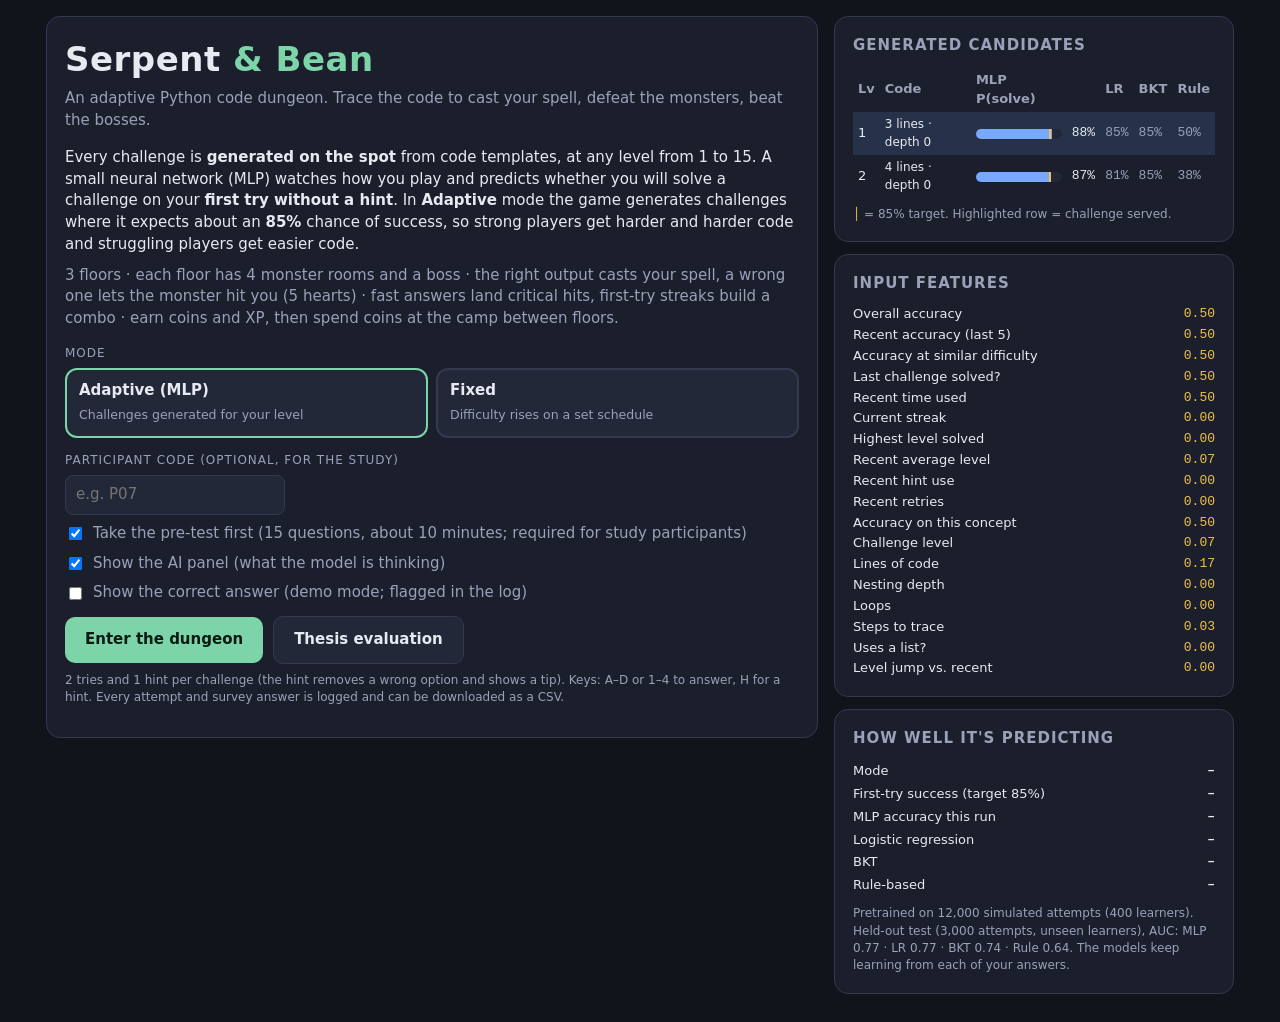
<file: index.html>
<!doctype html>
<html lang="en">
<head>
<meta charset="utf-8">
<meta name="viewport" content="width=device-width, initial-scale=1">
<title>Serpent &amp; Bean</title>
<style>
  :root{
    --bg:#12141c; --panel:#1b1f2b; --panel2:#232839; --line:#33394f;
    --text:#e8eaf2; --muted:#9aa1b8; --accent:#7cd4a8; --accent2:#f2c14e;
    --bad:#ef6f6c; --blue:#79a8ff; --code:#0f1118;
  }
  *{box-sizing:border-box}
  html,body{margin:0;height:100%}
  body{background:var(--bg);color:var(--text);font:15px/1.45 system-ui,-apple-system,"Segoe UI",Roboto,sans-serif;}
  button{font:inherit;cursor:pointer}
  .wrap{max-width:1220px;margin:0 auto;padding:16px;display:flex;gap:16px;align-items:flex-start}
  .wrap.wide .side{display:none}
  .main{flex:1;min-width:0}
  .side{width:400px;flex-shrink:0}
  .card{background:var(--panel);border:1px solid var(--line);border-radius:14px;padding:18px}
  h1{font-size:34px;margin:0 0 4px;letter-spacing:.5px}
  h1 span{color:var(--accent)}
  h2{font-size:15px;margin:0 0 10px;color:var(--muted);text-transform:uppercase;letter-spacing:1px}
  h3{font-size:16px;margin:22px 0 8px}
  .muted{color:var(--muted)}
  .btn{background:var(--accent);color:#0c1a13;border:0;border-radius:10px;padding:12px 20px;font-weight:700}
  .btn:hover{filter:brightness(1.08)}
  .btn:disabled{opacity:.45;cursor:default;filter:none}
  .btn.ghost{background:var(--panel2);color:var(--text);border:1px solid var(--line)}
  .btn.small{padding:7px 12px;font-size:13px}
  .hidden{display:none!important}
  .label{font-size:12px;color:var(--muted);text-transform:uppercase;letter-spacing:1px;margin:14px 0 6px}
  .seg{display:flex;gap:8px;flex-wrap:wrap}
  .seg button{flex:1;min-width:120px;background:var(--panel2);border:2px solid var(--line);border-radius:12px;padding:10px 12px;text-align:left;color:var(--text)}
  .seg button.sel{border-color:var(--accent)}
  .seg button b{display:block;margin-bottom:2px}
  .seg button small{color:var(--muted)}
  .seg.tabs button{flex:0 0 auto;min-width:0;padding:6px 12px;font-size:13px}
  label.chk{display:flex;gap:8px;align-items:center;margin:8px 0;color:var(--muted)}
  /* HUD */
  .hud{display:flex;justify-content:space-between;align-items:center;margin-bottom:10px;flex-wrap:wrap;gap:8px}
  .pill{background:var(--panel2);border:1px solid var(--line);border-radius:999px;padding:4px 12px;font-size:13px}
  .pill b{color:var(--accent2)}
  .lang{font:700 11px system-ui,sans-serif;padding:1px 7px;border-radius:5px;letter-spacing:.3px;white-space:nowrap}
  .lang.py{background:#25406b;color:#cfe0ff}
  .lang.java{background:#6b3d22;color:#ffdcc4}
  .spec{font:600 10px system-ui,sans-serif;color:var(--accent2);border:1px solid #6b5a2a;border-radius:5px;padding:0 5px;margin-left:4px;white-space:nowrap}
  .floor{position:absolute;left:0;right:0;bottom:0;height:30px;background:repeating-linear-gradient(90deg,#2a3045 0 38px,#252a3d 38px 40px)}
  .wallbricks{position:absolute;inset:0 0 30px 0;opacity:.35;background:
    repeating-linear-gradient(0deg,transparent 0 22px,#2c3248 22px 24px),
    repeating-linear-gradient(90deg,transparent 0 46px,#2c3248 46px 48px)}
  @keyframes bob{to{transform:translateY(-3px)}}
  .scene.shake{animation:shake .35s}
  @keyframes shake{25%{transform:translateX(-6px)}50%{transform:translateX(6px)}75%{transform:translateX(-3px)}}
  .toast.show{opacity:1}
  .timer{height:8px;background:var(--panel2);border-radius:99px;overflow:hidden;margin:6px 0 12px}
  .timer i{display:block;height:100%;background:var(--accent);width:100%}
  .qrow{display:flex;justify-content:space-between;align-items:center;gap:10px;flex-wrap:wrap}
  .q{font-weight:600}
  pre.code{background:var(--code);border:1px solid var(--line);border-radius:10px;padding:14px 16px;margin:0 0 12px;
    font:15px/1.5 ui-monospace,"Cascadia Code",Consolas,monospace;overflow-x:auto;white-space:pre}
  .kw{color:#c792ea}.num{color:#f78c6c}.str{color:#c3e88d}.fn{color:#82aaff}.ty{color:#ffcb6b}
  .tip{background:#2a2a1c;border:1px solid #5d5530;color:#f3e3a3;border-radius:10px;padding:10px 12px;margin:0 0 12px;font-size:14px}
  .opts{display:grid;grid-template-columns:1fr 1fr;gap:10px}
  .opt{background:var(--panel2);border:2px solid var(--line);color:var(--text);border-radius:10px;padding:12px;text-align:left;
    font:15px ui-monospace,Consolas,monospace}
  .opt:hover:not(:disabled){border-color:var(--blue)}
  .opt .k{display:inline-block;width:24px;height:24px;line-height:24px;text-align:center;border-radius:6px;background:var(--line);color:var(--text);font-weight:700;margin-right:10px;font-family:system-ui,sans-serif}
  .opt.reveal{border-color:var(--accent);border-style:dashed}
  .opt.reveal::after{content:"✓ answer";float:right;color:var(--accent);font:600 12px system-ui,sans-serif;margin-top:4px}
  .opt.gone{opacity:.3;text-decoration:line-through}
  .pill.toggle{cursor:pointer;user-select:none;display:flex;gap:6px;align-items:center}
  .pill.toggle input{margin:0}
  .opt.right{border-color:var(--accent);background:#1d3a2e}
  .opt.wrong{border-color:var(--bad);background:#3a1f22}
  .opt:disabled{cursor:default}
  /* side panel */
  .side .card{margin-bottom:12px}
  table{width:100%;border-collapse:collapse;font-size:13px}
  td,th{padding:4px 5px;text-align:left;vertical-align:middle}
  th{color:var(--muted);font-weight:600}
  tr.chosen td{background:#26324a}
  .bar{position:relative;height:10px;background:var(--panel2);border-radius:5px;overflow:hidden;min-width:60px}
  .bar i{position:absolute;left:0;top:0;bottom:0;background:var(--blue)}
  .bar .tgt{position:absolute;top:-2px;bottom:-2px;width:2px;background:var(--accent2)}
  .mono{font-family:ui-monospace,Consolas,monospace}
  .feat{display:grid;grid-template-columns:1fr auto;gap:2px 10px;font-size:13px}
  .feat span:nth-child(even){font-family:monospace;color:var(--accent2)}
  .metric{display:flex;justify-content:space-between;font-size:13px;padding:2px 0}
  .metric b{font-family:monospace}
  .note{font-size:12px;color:var(--muted);margin-top:8px}
  .stats{display:grid;grid-template-columns:repeat(3,1fr);gap:10px;margin:14px 0}
  .stats.four{grid-template-columns:repeat(4,1fr)}
  .stat{background:var(--panel2);border-radius:10px;padding:10px;text-align:center;font-size:13px}
  .stat b{display:block;font-size:22px;color:var(--accent2)}
  .row{display:flex;gap:10px;flex-wrap:wrap;margin-top:12px;align-items:center}
  /* evaluation */
  .tscroll{overflow-x:auto}
  table.ev{font-size:14px;margin:4px 0}
  table.ev th,table.ev td{padding:7px 10px;border-bottom:1px solid var(--line);white-space:nowrap}
  table.ev td.n{font-family:ui-monospace,Consolas,monospace;text-align:right}
  table.ev th.n{text-align:right}
  table.ev td.best{color:var(--accent);font-weight:700}
  .cross{color:var(--accent2)}
  .box{background:var(--panel2);border:1px solid var(--line);border-radius:10px;padding:12px 14px;font-size:14px;margin-top:8px}
  @media (max-width:960px){.wrap{flex-direction:column}.side{width:100%}}
  @media (max-width:560px){.opts{grid-template-columns:1fr}h1{font-size:26px}.stats,.stats.four{grid-template-columns:1fr 1fr}.wrap{padding:10px}}
  .hearts{color:var(--bad);letter-spacing:2px}
  .modal{position:fixed;inset:0;background:rgba(5,7,12,.72);display:flex;align-items:center;justify-content:center;z-index:50;padding:16px}
  .modal .card{max-width:520px;width:100%}
  .rates{display:grid;grid-template-columns:repeat(5,1fr);gap:8px;margin-top:12px}
  .rate{background:var(--panel2);border:2px solid var(--line);color:var(--text);border-radius:10px;padding:10px 4px;font-size:13px}
  .rate b{display:block;font-size:20px;color:var(--accent2)}
  .rate:hover{border-color:var(--accent)}
  input.txt{background:var(--panel2);border:1px solid var(--line);color:var(--text);border-radius:8px;padding:8px 10px;font:inherit;width:220px}

  /* ===== battle scene ===== */
  .scene{position:relative;height:230px;border-radius:12px;overflow:hidden;margin-bottom:12px;
    background:radial-gradient(ellipse at 50% 120%,#2b2440 0%,transparent 60%),linear-gradient(#1a1e2e,#141724);border:1px solid var(--line)}
  .wallbricks,.floor{transition:background-position .9s ease}
  .scene.walking .wallbricks{background-position:-160px 0}
  .scene.walking .floor{background-position:-160px 0}
  .torch{position:absolute;top:58px;width:8px;height:22px;background:#5b4a3f;border-radius:2px}
  .torch::before{content:"";position:absolute;left:-6px;top:-18px;width:20px;height:22px;border-radius:50% 50% 45% 45%;
    background:radial-gradient(circle at 50% 70%,#ffe08a,#f29b4e 55%,transparent 70%);animation:flick .18s infinite alternate}
  @keyframes flick{to{transform:scale(1.08,.94);opacity:.85}}
  .hero{position:absolute;left:60px;bottom:28px;width:60px;transition:transform .2s}
  .scene.walking .hero{animation:bob .2s infinite alternate}
  @keyframes bob{to{transform:translateY(-4px)}}
  .hero.cast{animation:cast .35s}
  @keyframes cast{40%{transform:translate(6px,-8px) rotate(4deg)}}
  .hero.hurt{animation:hurt .5s}
  @keyframes hurt{20%{transform:translateX(-14px);filter:brightness(1.6) sepia(1) hue-rotate(-40deg) saturate(6)}60%{transform:translateX(-6px)}}
  .shieldfx{position:absolute;left:62px;bottom:40px;font-size:46px;opacity:0;pointer-events:none}
  .shieldfx.on{animation:shieldpop .9s}
  @keyframes shieldpop{20%{opacity:1;transform:scale(1.2)}80%{opacity:.9}100%{opacity:0;transform:scale(1.4)}}
  .enemy{position:absolute;right:56px;bottom:26px;width:110px;transition:transform .45s ease,opacity .45s}
  .enemy.boss{width:118px;right:46px}
  .enemy.out{transform:translateX(200px);opacity:0}
  .enemy .ebody{animation:idle 1.1s infinite alternate ease-in-out}
  .enemy .ebody svg{display:block;width:100%}
  @keyframes idle{to{transform:translateY(-5px) scaleY(1.03)}}
  .enemy.hurt .ebody{animation:ehurt .4s}
  @keyframes ehurt{30%{transform:translateX(12px);filter:brightness(2.4) saturate(.2)}}
  .enemy.angry .ebody{animation:angry .5s;filter:drop-shadow(0 0 10px #ef6f6c)}
  @keyframes angry{20%,60%{transform:translateX(-5px)}40%,80%{transform:translateX(5px)}}
  .enemy.attack{animation:lunge .6s}
  @keyframes lunge{35%{transform:translateX(-190px) scale(1.08)}55%{transform:translateX(-180px)}}
  .enemy.die{transform:scale(.2) rotate(25deg) translateY(40px);opacity:0;transition:transform .5s ease-in,opacity .5s}
  .ename{text-align:center;font:700 12px system-ui,sans-serif;color:#f3d9dc;white-space:nowrap;margin-bottom:3px;text-shadow:0 1px 0 #000}
  .ename small{color:var(--accent2);margin-left:4px}
  .ehp{display:flex;gap:4px;justify-content:center;margin-bottom:5px;min-height:8px}
  .ehp i{width:22px;height:8px;border-radius:3px;background:#3a2a2e;border:1px solid #6b3a40}
  .ehp i.on{background:var(--bad)}
  .map{position:absolute;left:50%;top:10px;transform:translateX(-50%);display:flex;gap:6px;align-items:center;font-size:11px;color:var(--muted)}
  .map i{width:12px;height:12px;border-radius:50%;background:#2a3045;border:2px solid #3a4260;display:inline-block}
  .map i.done{background:var(--accent);border-color:var(--accent)}
  .map i.fail{background:var(--bad);border-color:var(--bad)}
  .map i.cur{border-color:var(--accent2);box-shadow:0 0 8px var(--accent2)}
  .map i.skull{width:auto;height:auto;border:0;background:none;font-style:normal;font-size:14px;filter:grayscale(1);opacity:.6}
  .map i.skull.cur{filter:none;opacity:1;box-shadow:none}
  .map i.skull.done{filter:none;opacity:1;background:none}
  .map b{color:var(--text);margin-right:4px}
  .rankbox{position:absolute;right:12px;top:10px;font:700 11px system-ui,sans-serif;color:var(--accent2);text-align:right}
  .xp{width:110px;height:6px;background:#2a3045;border-radius:4px;overflow:hidden;margin-top:3px}
  .xp i{display:block;height:100%;width:0;background:var(--accent2);transition:width .6s}
  .combo{position:absolute;left:14px;top:32px;font:800 15px system-ui,sans-serif;color:#ffb347;text-shadow:0 0 10px #ff6a00;opacity:0;transition:opacity .2s}
  .combo.on{opacity:1}
  .combo.pop{animation:pop .35s}
  @keyframes pop{50%{transform:scale(1.35)}}
  .lives{position:absolute;left:14px;top:10px;font-size:13px;color:var(--muted)}
  .toast{position:absolute;left:50%;top:40px;transform:translateX(-50%);font-weight:800;font-size:18px;opacity:0;transition:opacity .2s;white-space:nowrap;text-shadow:0 2px 0 #000}
  .toast.show{opacity:1}
  .fx{position:absolute;inset:0;pointer-events:none}
  .bolt{position:absolute;left:110px;bottom:75px;width:26px;height:12px;border-radius:50%;
    background:radial-gradient(circle,#fff,#79a8ff 45%,transparent 70%);box-shadow:0 0 18px 6px #79a8ff88;transition:left .32s linear}
  .bolt.crit{background:radial-gradient(circle,#fff,#f2c14e 45%,transparent 70%);box-shadow:0 0 22px 9px #f2c14e99;height:16px}
  .dmg{position:absolute;font:900 22px system-ui,sans-serif;color:#fff;text-shadow:0 2px 0 #000,0 0 8px #79a8ff;animation:rise 1s forwards}
  .dmg.crit{color:var(--accent2);font-size:28px;text-shadow:0 2px 0 #000,0 0 10px #f29b4e}
  .dmg.bad{color:var(--bad);text-shadow:0 2px 0 #000}
  .dmg.coin{color:#ffd96a;font-size:16px}
  @keyframes rise{from{transform:translateY(0);opacity:1}to{transform:translateY(-55px);opacity:0}}
  .scene.flashred::after{content:"";position:absolute;inset:0;background:#ef6f6c;animation:flash .45s forwards}
  @keyframes flash{from{opacity:.35}to{opacity:0}}
  .tlabel{display:flex;justify-content:space-between;font-size:12px;color:var(--muted);margin-top:6px}
  .tlabel b{font-family:ui-monospace,Consolas,monospace;color:var(--text)}
  .tlabel+.timer{margin-top:3px}
  .hearts{color:var(--bad);letter-spacing:2px}
  button.pill{color:var(--text);font:inherit}
  /* shop, banner, badges */
  .shopgrid{display:grid;grid-template-columns:repeat(3,1fr);gap:10px;margin-top:10px}
  .item{background:var(--panel2);border:2px solid var(--line);border-radius:12px;padding:12px 10px;text-align:center;color:var(--text)}
  .item .ic{font-size:30px;display:block}
  .item b{display:block;margin:4px 0 2px}
  .item small{display:block;color:var(--muted);font-size:12px;min-height:32px}
  .item .price{display:block;margin-top:6px;color:#ffd96a;font-weight:700}
  .item:hover:not(:disabled){border-color:var(--accent2)}
  .item:disabled{opacity:.4;cursor:default}
  .item.bought{border-color:var(--accent)}
  .banner{position:fixed;left:50%;top:22%;transform:translateX(-50%);z-index:60;background:linear-gradient(#3a2f12,#251e0c);border:2px solid var(--accent2);
    color:var(--accent2);font:900 26px system-ui,sans-serif;padding:16px 30px;border-radius:14px;text-align:center;box-shadow:0 10px 40px #000a;animation:bannerin .4s}
  .banner small{display:block;font:600 14px system-ui,sans-serif;color:var(--text);margin-top:4px}
  @keyframes bannerin{from{transform:translate(-50%,-20px) scale(.8);opacity:0}}
  .badges{display:flex;flex-wrap:wrap;gap:8px}
  .badge{background:var(--panel2);border:1px solid var(--line);border-radius:10px;padding:8px 10px;font-size:13px;display:flex;gap:8px;align-items:center}
  .badge.locked{opacity:.35;filter:grayscale(1)}
  .badge .bi{font-size:22px}
  .badge small{display:block;color:var(--muted);font-size:11px}
  @media (max-width:560px){.scene{height:210px}.hero{left:24px;width:50px}.enemy{right:20px;width:90px}.enemy.boss{width:100px}.rankbox{display:none}.shopgrid{grid-template-columns:1fr}.bolt{left:70px}}

  /* pre-test */
  .popts{display:grid;grid-template-columns:1fr 1fr;gap:10px}
  .popt{background:var(--panel2);border:2px solid var(--line);color:var(--text);border-radius:10px;padding:12px;text-align:left;font:15px ui-monospace,Consolas,monospace}
  .popt:hover{border-color:var(--blue)}
  .popt .k{display:inline-block;width:24px;height:24px;line-height:24px;text-align:center;border-radius:6px;background:var(--line);color:var(--text);font-weight:700;margin-right:10px;font-family:system-ui,sans-serif}
  #preBar{background:var(--blue)}
  .stats.four2{grid-template-columns:repeat(4,1fr)}
  @media (max-width:560px){.popts{grid-template-columns:1fr}}

  .wrap.pre .side{display:none}
</style>

</head>
<body>
<div class="wrap" id="wrap">
  <div class="main">
    <!-- TITLE -->
    <div id="scrTitle" class="card">
      <h1 class="gameName"></h1>
      <div class="muted">An adaptive Python code dungeon. Trace the code to cast your spell, defeat the monsters, beat the bosses.</div>
      <p>Every challenge is <b>generated on the spot</b> from code templates, at any level from 1 to 15. A small neural network (MLP) watches how you play and predicts whether you will solve a challenge on your <b>first try without a hint</b>. In <b>Adaptive</b> mode the game generates challenges where it expects about an <b>85%</b> chance of success, so strong players get harder and harder code and struggling players get easier code.</p>
      <p class="muted" style="margin-top:-6px">3 floors · each floor has 4 monster rooms and a boss · the right output casts your spell, a wrong one lets the monster hit you (5 hearts) · fast answers land critical hits, first-try streaks build a combo · earn coins and XP, then spend coins at the camp between floors.</p>
      <div class="label">Mode</div>
      <div class="seg" id="segMode">
        <button class="sel" data-v="adaptive"><b>Adaptive (MLP)</b><small>Challenges generated for your level</small></button>
        <button data-v="fixed"><b>Fixed</b><small>Difficulty rises on a set schedule</small></button>
      </div>
      <div class="label">Participant code (optional, for the study)</div>
      <input class="txt" id="participant" placeholder="e.g. P07" maxlength="20">
      <label class="chk"><input type="checkbox" id="chkPretest" checked> Take the pre-test first (15 questions, about 10 minutes; required for study participants)</label>
      <label class="chk"><input type="checkbox" id="chkPanel" checked> Show the AI panel (what the model is thinking)</label>
      <label class="chk"><input type="checkbox" id="chkRevealTitle"> Show the correct answer (demo mode; flagged in the log)</label>
      <div class="row">
        <button class="btn" id="btnStart">Enter the dungeon</button>
        <button class="btn ghost" id="btnEval">Thesis evaluation</button>
      </div>
      <p class="note">2 tries and 1 hint per challenge (the hint removes a wrong option and shows a tip). Keys: A–D or 1–4 to answer, H for a hint. Every attempt and survey answer is logged and can be downloaded as a CSV.</p>
    </div>

    <!-- GAME -->
    <div id="scrGame" class="hidden">
      <div class="hud">
        <span class="pill" id="hudFloor"></span>
        <span class="pill" id="hudTopic"></span>
        <span class="pill hearts" id="hudHearts"></span>
        <span class="pill" id="hudShield" title="A shield blocks the next lost heart">🛡 <b id="hudShieldN">0</b></span>
        <span class="pill" title="Coins: spend them at the camp between floors">🪙 <b id="hudCoins">0</b></span>
        <span class="pill">Score <b id="hudScore">0</b></span>
        <button class="pill toggle" id="btnMute" title="Sound on/off">🔊</button>
        <label class="pill toggle"><input type="checkbox" id="chkReveal"> Show answer</label>
      </div>
      <div class="scene" id="scene">
        <div class="wallbricks"></div>
        <div class="torch" style="left:28%"></div><div class="torch" style="left:62%"></div>
        <div class="floor"></div>
        <div class="map" id="map"></div>
        <div class="rankbox"><span id="rankTxt">Rank 1</span><div class="xp"><i id="xpBar"></i></div></div>
        <div class="combo" id="combo"></div>
        <div class="lives" id="lives"></div>
        <svg class="hero" id="hero" viewBox="0 0 54 64" aria-hidden="true">
          <rect x="11" y="6" width="32" height="24" rx="6" fill="#7cd4a8"/>
          <rect x="17" y="13" width="7" height="7" rx="2" fill="#12141c"/>
          <rect x="30" y="13" width="7" height="7" rx="2" fill="#12141c"/>
          <rect x="25" y="0" width="4" height="7" fill="#7cd4a8"/><circle cx="27" cy="1" r="3" fill="#f2c14e"/>
          <rect x="14" y="32" width="26" height="20" rx="4" fill="#5aa886"/>
          <rect x="21" y="37" width="12" height="6" rx="2" fill="#f2c14e"/>
          <rect x="16" y="52" width="8" height="12" rx="2" fill="#4a8f72"/>
          <rect x="30" y="52" width="8" height="12" rx="2" fill="#4a8f72"/>
          <rect x="40" y="30" width="5" height="18" rx="2" fill="#f2c14e"/><circle cx="42.5" cy="29" r="4.5" fill="#79a8ff"/>
        </svg>
        <div class="shieldfx" id="shieldFx">🛡</div>
        <div class="enemy" id="enemy"><div class="ename" id="eName"></div><div class="ehp" id="eHp"></div><div class="ebody" id="eBody"></div></div>
        <div class="fx" id="fx"></div>
        <div class="toast" id="toast"></div>
      </div>
      <div class="card">
        <div class="qrow">
          <div class="q" id="qText">What does this Python code print?</div>
          <button class="btn ghost small" id="btnHint">💡 Hint (H)</button>
        </div>
        <div class="tlabel"><span id="tLabel">⚔ The enemy attacks in</span><b id="tSecs"></b></div>
        <div class="timer"><i id="timerBar"></i></div>
        <pre class="code" id="code"></pre>
        <div class="tip hidden" id="tip"></div>
        <div class="opts" id="opts"></div>
      </div>
    </div>

    <!-- PRE-TEST -->
    <div id="scrPre" class="card hidden">
      <h1>Pre-<span>test</span></h1>
      <div class="muted" id="preInfo"></div>
      <div class="timer"><i id="preBar"></i></div>
      <div class="q">What does this Python code print?</div>
      <pre class="code" id="preCode" style="margin-top:10px"></pre>
      <div class="popts" id="preOpts"></div>
      <div class="row"><button class="btn ghost small" id="btnPreSkip">I don't know (skip)</button></div>
      <p class="note">Every player gets the same 15 questions, one per level, from easy to hard. No hints and no score is shown. The game never sees these answers: they are only used later to check whether the game gave you the right difficulty.</p>
    </div>

    <!-- END -->
    <div id="scrEnd" class="card hidden">
      <h1 id="endTitle">Run <span>complete</span></h1>
      <div class="muted" id="endMode"></div>
      <div class="stats">
        <div class="stat"><b id="stScore">0</b>score</div>
        <div class="stat"><b id="stRate">0%</b>first-try success (target 85%)</div>
        <div class="stat"><b id="stLevel">0</b>highest level cleared</div>
      </div>
      <div class="stats">
        <div class="stat"><b id="stSolved">0%</b>solved with retries</div>
        <div class="stat"><b id="stHints">0</b>hints used</div>
        <div class="stat"><b id="stPre">–</b>pre-test score</div>
        <div class="stat"><b id="stSurvey">–</b>your difficulty rating (3 = just right)</div>
      </div>
      <div class="stats">
        <div class="stat"><b id="stRank">1</b>rank reached</div>
        <div class="stat"><b id="stKills">0</b>monsters defeated</div>
        <div class="stat"><b id="stCombo">0</b>best combo</div>
      </div>
      <div class="label">Badges</div>
      <div class="badges" id="badges"></div>
      <div class="label">Prediction accuracy this run</div>
      <div class="stats four">
        <div class="stat"><b id="stMlp">–</b>MLP</div>
        <div class="stat"><b id="stLr">–</b>Logistic regression</div>
        <div class="stat"><b id="stBkt">–</b>BKT</div>
        <div class="stat"><b id="stRule">–</b>Rule-based</div>
      </div>
      <div class="row">
        <button class="btn" id="btnAgain">Play again</button>
        <button class="btn ghost" id="btnCsv">Download this run (CSV)</button>
        <button class="btn ghost" id="btnCsvAll">Download all runs on this device (CSV)</button>
        <button class="btn ghost" id="btnEval2">Thesis evaluation</button>
      </div>
      <p class="note">A prediction counts as correct when the model's guess (P ≥ 0.5 → "will solve on the first try") matches what happened. One run is too short to judge the models; the thesis evaluates them on the full logged dataset.</p>
    </div>

    <!-- EVALUATION -->
    <div id="scrEval" class="card hidden">
      <h1>Thesis <span>evaluation</span></h1>
      <div class="muted">MLP vs. logistic regression vs. Bayesian Knowledge Tracing vs. a rule-based method, on generated Python challenges.</div>
      <div class="box">
        <b>Setup.</b> Simulated learners only (allowed for Thesis 1): 320 learners with different skill levels play 30 generated challenges each, under a mix of difficulty policies.
        Learners are split 80/20 into train and test. Every model gets the same features, the same split and the same metrics.
        Thesis 2 repeats these tests on real gameplay, plus a pre-test and the in-game difficulty survey to check that the difficulty matches each student.
      </div>
      <div class="row">
        <button class="btn" id="btnRunEval">Run evaluation</button>
        <button class="btn ghost" id="btnEvalBack">Back</button>
        <span class="muted" id="evalStatus"></span>
      </div>
      <div id="evalOut"></div>
    </div>
  </div>

  <!-- AI PANEL -->
  <div class="side" id="side">
    <div class="card">
      <h2>Generated candidates</h2>
      <table>
        <thead><tr><th>Lv</th><th>Code</th><th>MLP P(solve)</th><th></th><th title="Logistic regression">LR</th><th>BKT</th><th>Rule</th></tr></thead>
        <tbody id="predBody"></tbody>
      </table>
      <div class="note"><span style="color:var(--accent2)">│</span> = 85% target. Highlighted row = challenge served. <span id="whyNote"></span></div>
    </div>
    <div class="card">
      <h2>Input features</h2>
      <div class="feat" id="featBox"></div>
    </div>
    <div class="card">
      <h2>How well it's predicting</h2>
      <div id="metricBox"></div>
      <div class="note" id="pretrainNote"></div>
    </div>
  </div>
</div>

<!-- SURVEY -->
<div class="modal hidden" id="survey">
  <div class="card">
    <h2>Boss defeated! Floor <span id="surveyFloor"></span> cleared</h2>
    <p>How difficult were the challenges on this floor <b>for you</b>?</p>
    <div class="rates">
      <button class="rate" data-v="1"><b>1</b>Too easy</button>
      <button class="rate" data-v="2"><b>2</b>Easy</button>
      <button class="rate" data-v="3"><b>3</b>Just right</button>
      <button class="rate" data-v="4"><b>4</b>Hard</button>
      <button class="rate" data-v="5"><b>5</b>Too hard</button>
    </div>
    <p class="note">Your answer helps check whether the game matches each player's skill level.</p>
  </div>
</div>

<!-- CAMP / SHOP -->
<div class="modal hidden" id="shop">
  <div class="card">
    <h2>🔥 Camp before floor <span id="shopFloor"></span></h2>
    <p>You rest by the fire. A merchant offers supplies. You have <b>🪙 <span id="shopCoins"></span></b>.</p>
    <div class="shopgrid" id="shopGrid"></div>
    <div class="row"><button class="btn" id="btnShopGo">Descend to the next floor</button></div>
  </div>
</div>
<div class="banner hidden" id="banner"></div>

<script>
// ===== name (change here to rename the game everywhere) =====
const NAME=['Serpent ','&amp; Bean'];
const NAME_FULL='Serpent & Bean';
const NAME_SLUG='serpent_and_bean';
const LOG_KEY='serpent_log_v3';
// ==GEN START==
// ---------- utilities ----------
function mulberry32(a){return function(){a|=0;a=a+0x6D2B79F5|0;let t=Math.imul(a^a>>>15,1|a);t=t+Math.imul(t^t>>>7,61|t)^t;return((t^t>>>14)>>>0)/4294967296}}
let RNG=Math.random;
const rint=(a,b)=>a+Math.floor(RNG()*(b-a+1));
const pick=a=>a[Math.floor(RNG()*a.length)];
const chance=p=>RNG()<p;
function shuffle(a){for(let i=a.length-1;i>0;i--){const j=Math.floor(RNG()*(i+1));[a[i],a[j]]=[a[j],a[i]]}return a}
const MAX_D=15;

// ---------- difficulty settings: what a generated program may contain at each level ----------
// D1: assignments + arithmetic · D2: += -= *= · D3: if/else · D4: for loops · D5: elif, while, // and %
// D6: lists · D7: 'and' conditions · D8: nested loops · higher levels: longer programs, deeper nesting, more variables
function cfg(D){
  return{D,
    nVars:D<=2?2:D<=5?3:4,
    nStmts:D<=2?D+1:Math.min(5,2+Math.floor(D*0.25)),maxLines:Math.min(18,5+D),minLines:3+Math.floor(D*0.5),
    depthMax:D<=2?0:D<=4?1:D<=9?2:3,
    aug:D>=2, ifs:D>=3, fors:D>=4, elif:D>=5, whiles:D>=5, divmod:D>=5, lists:D>=6, and:D>=7, nested:D>=8,
    maxNum:D<=3?9:D<=7?12:20, maxIter:D<=5?4:D<=9?5:6,
    maxSteps:12+7*D};
}

// ---------- program generator: builds a small Python program as a tree, then prints it ----------
const VARNAMES=['x','y','z','n'];
function genProgram(D){
  const c=cfg(D),vars=VARNAMES.slice(0,c.nVars),useList=c.lists&&chance(0.7);
  const loopVars=['i','j','k'];
  const init=vars.map(v=>({t:'assign',v,e:{t:'num',v:rint(0,c.maxNum)}}));
  if(useList)init.push({t:'list',v:'nums',items:Array.from({length:rint(2,4)},()=>rint(1,9))});
  let loopDepth=0;
  function atom(scope){ // a variable (or loop variable) or a small number
    const pool=[...vars,...scope];
    if(chance(0.35))return{t:'num',v:rint(1,c.maxNum)};
    return{t:'var',v:pick(pool)};
  }
  function expr(scope){
    const r=RNG();
    if(useList&&r<0.15)return chance(0.5)?{t:'len',v:'nums'}:{t:'idx',v:'nums',i:{t:'num',v:0}};
    if(r<0.45)return atom(scope);
    const ops=['+','-'];if(c.D>=2)ops.push('*');if(c.divmod)ops.push('//','%');
    const op=pick(ops);
    if(op==='//'||op==='%')return{t:'bin',op,a:{t:'var',v:pick([...vars,...scope])},b:{t:'num',v:rint(2,5)}};
    if(op==='*')return{t:'bin',op,a:atom(scope),b:{t:'num',v:rint(2,3)}};
    const a=atom(scope);let b=atom(scope);
    if(a.t==='var'&&b.t==='var'&&a.v===b.v)b={t:'num',v:rint(1,c.maxNum)};
    return{t:'bin',op,a,b};
  }
  function cond(scope){
    const mk=()=>{const a=pick([...vars,...scope]);let b=chance(0.6)?{t:'num',v:rint(1,c.maxNum)}:{t:'var',v:pick(vars)};
      if(b.t==='var'&&b.v===a)b={t:'num',v:rint(1,c.maxNum)};
      return{t:'cmp',op:pick(['>','<','>=','<=','==','!=']),a:{t:'var',v:a},b};};
    if(c.and&&chance(0.4))return{t:'logic',op:pick(['and','or']),a:mk(),b:mk()};
    if(c.divmod&&chance(0.25))return{t:'cmp',op:'==',a:{t:'bin',op:'%',a:{t:'var',v:pick([...vars,...scope])},b:{t:'num',v:2}},b:{t:'num',v:pick([0,1])}};
    return mk();
  }
  function simple(scope){
    if(useList&&chance(0.25))return{t:'append',v:'nums',e:expr(scope)};
    if(c.aug&&chance(0.55)){const v=pick(vars),op=pick(c.D>=3?['+=','-=','*=']:['+=','-=']);
      let e=op==='*='?{t:'num',v:rint(2,3)}:expr(scope);
      if(JSON.stringify(e).includes('"v":"'+v+'"'))e={t:'num',v:rint(1,c.maxNum)};
      return{t:'aug',v,op,e};}
    const v=pick(vars);let e=expr(scope);
    if(e.t==='var'&&e.v===v)e={t:'bin',op:'+',a:e,b:{t:'num',v:rint(1,c.maxNum)}};
    return{t:'assign',v,e};
  }
  function block(depth,n,scope){
    const out=[];
    for(let s=0;s<n;s++){
      const canNest=depth<c.depthMax,r=RNG();
      if(canNest&&c.fors&&r<0.3&&(loopDepth===0||c.nested)){
        const lv=loopVars[loopDepth];loopDepth++;
        const it=rint(2,loopDepth>1?3:c.maxIter),start=chance(0.5)?0:rint(1,3),step=c.D>=6&&chance(0.3)?2:1;
        out.push({t:'for',v:lv,start,stop:start+it*step,step,body:block(depth+1,rint(1,2),[...scope,lv])});loopDepth--;
      }else if(canNest&&c.whiles&&loopDepth===0&&r<0.42){
        const v=pick(vars);loopDepth++;
        const body=block(depth+1,rint(0,1),scope).filter(st=>!(st.v===v));
        body.push({t:'aug',v,op:'+=',e:{t:'num',v:rint(1,4)}});
        out.push({t:'while',cond:{t:'cmp',op:pick(['<','<=']),a:{t:'var',v},b:{t:'num',v:rint(5,c.maxNum+10)}},body});loopDepth--;
      }else if(canNest&&c.ifs&&r<0.6){
        const st={t:'if',cond:cond(scope),body:block(depth+1,rint(1,2),scope),elifs:[],els:null};
        if(c.elif&&chance(0.35))st.elifs.push({cond:cond(scope),body:block(depth+1,1,scope)});
        if(chance(0.6))st.els=block(depth+1,1,scope);
        out.push(st);
      }else out.push(simple(scope));
    }
    return out;
  }
  const body=block(0,c.nStmts,[]);
  // what to print: a variable the program actually changes (the last one changed, most of the time)
  const changed=[];walk(body,s=>{if((s.t==='assign'||s.t==='aug')&&vars.includes(s.v))changed.push(s.v);});
  let printE;
  const r=RNG(),target=changed.length?(chance(0.7)?changed[changed.length-1]:pick(changed)):pick(vars);
  if(useList&&r<0.3)printE=pick([{t:'len',v:'nums'},{t:'sum',v:'nums'},{t:'idx',v:'nums',i:{t:'num',v:-1}}]);
  else if(useList&&r<0.4)printE={t:'var',v:'nums'};
  else if(c.D>=6&&r<0.55){let o=pick(vars.filter(v=>v!==target));printE={t:'pair',a:o,b:target};}
  else printE={t:'var',v:target};
  return{D,init,body,printE,useList,cfg:c};
}

// ---------- Python source code from the tree ----------
function exprSrc(e){
  switch(e.t){
    case'num':return String(e.v);
    case'var':return e.v;
    case'len':return`len(${e.v})`;
    case'sum':return`sum(${e.v})`;
    case'idx':return`${e.v}[${exprSrc(e.i)}]`;
    case'bin':{const pr=o=>o==='+'||o==='-'?1:2,P=pr(e.op);
      const L=e.a.t==='bin'&&pr(e.a.op)<P?`(${exprSrc(e.a)})`:exprSrc(e.a);
      const R=e.b.t==='bin'&&(pr(e.b.op)<P||(pr(e.b.op)===P&&e.op!=='+'&&e.op!=='*'))?`(${exprSrc(e.b)})`:exprSrc(e.b);
      return`${L} ${e.op} ${R}`;}
    case'cmp':return`${exprSrc(e.a)} ${e.op} ${exprSrc(e.b)}`;
    case'logic':return`${exprSrc(e.a)} ${e.op} ${exprSrc(e.b)}`;
    case'pair':return`${e.a}, ${e.b}`;
  }
}
function toSource(P){
  const L=[],ind=d=>'    '.repeat(d);
  const emit=(st,d)=>{
    switch(st.t){
      case'assign':L.push(ind(d)+`${st.v} = ${exprSrc(st.e)}`);break;
      case'list':L.push(ind(d)+`${st.v} = [${st.items.join(', ')}]`);break;
      case'aug':L.push(ind(d)+`${st.v} ${st.op} ${exprSrc(st.e)}`);break;
      case'append':L.push(ind(d)+`${st.v}.append(${exprSrc(st.e)})`);break;
      case'for':{const Sx=x=>typeof x==='number'?String(x):exprSrc(x),r=st.step!==1?`range(${Sx(st.start)}, ${Sx(st.stop)}, ${st.step})`:st.start!==0?`range(${Sx(st.start)}, ${Sx(st.stop)})`:`range(${Sx(st.stop)})`;
        L.push(ind(d)+`for ${st.v} in ${r}:`);st.body.forEach(s=>emit(s,d+1));break;}
      case'while':L.push(ind(d)+`while ${exprSrc(st.cond)}:`);st.body.forEach(s=>emit(s,d+1));break;
      case'if':L.push(ind(d)+`if ${exprSrc(st.cond)}:`);st.body.forEach(s=>emit(s,d+1));
        for(const el of st.elifs){L.push(ind(d)+`elif ${exprSrc(el.cond)}:`);el.body.forEach(s=>emit(s,d+1));}
        if(st.els){L.push(ind(d)+'else:');st.els.forEach(s=>emit(s,d+1));}break;
    }
  };
  P.init.forEach(s=>emit(s,0));P.body.forEach(s=>emit(s,0));
  L.push(`print(${exprSrc(P.printE)})`);
  return L.join('\n');
}

// ---------- interpreter (Python semantics for ints, // and %) ----------
// bug modes simulate common tracing mistakes; they produce the wrong answer options
class Halt extends Error{}
function run(P,bug){
  const env={},state={steps:0,flipped:false,augDone:false};
  const fdiv=(a,b)=>Math.floor(a/b),fmod=(a,b)=>a-b*Math.floor(a/b);
  const val=e=>{
    switch(e.t){
      case'num':return e.v;
      case'var':if(!(e.v in env))throw new Halt('undef');return env[e.v];
      case'len':return env[e.v].length;
      case'sum':return env[e.v].reduce((s,x)=>s+x,0);
      case'idx':{const L=env[e.v],i=val(e.i),k=i<0?L.length+i:i;if(k<0||k>=L.length)throw new Halt('index');return L[k];}
      case'bin':{const a=val(e.a),b=val(e.b);return e.op==='+'?a+b:e.op==='-'?a-b:e.op==='*'?a*b:e.op==='//'?fdiv(a,b):fmod(a,b);}
      case'cmp':{const a=val(e.a),b=val(e.b);let op=e.op;if(bug==='extra'&&e._loop&&op==='<')op='<=';
        return op==='>'?a>b:op==='<'?a<b:op==='>='?a>=b:op==='<='?a<=b:op==='=='?a===b:a!==b;}
      case'logic':{const a=val(e.a),b=val(e.b);return e.op==='and'?a&&b:a||b;}
    }
  };
  const chk=v=>{if(typeof v==='number'&&(Math.abs(v)>999||!Number.isInteger(v)))throw new Halt('big');return v;};
  const exec=(st)=>{
    if(++state.steps>400)throw new Halt('steps');
    switch(st.t){
      case'assign':env[st.v]=chk(val(st.e));break;
      case'list':env[st.v]=st.items.slice();break;
      case'aug':{if(!(st.v in env))throw new Halt('undef');const e=chk(val(st.e));
        if(bug==='aug'&&!state.augDone){state.augDone=true;env[st.v]=e;break;}
        env[st.v]=chk(st.op==='+='?env[st.v]+e:st.op==='-='?env[st.v]-e:env[st.v]*e);break;}
      case'append':env[st.v].push(chk(val(st.e)));if(env[st.v].length>10)throw new Halt('long');break;
      case'for':{const st0=typeof st.start==='number'?st.start:val(st.start),sp0=typeof st.stop==='number'?st.stop:val(st.stop),stop=bug==='extra'?sp0+st.step:sp0;
        for(let i=st0;i<stop;i+=st.step){env[st.v]=i;st.body.forEach(exec);state.steps++;}break;}
      case'while':{st.cond._loop=true;let n=0;while(val(st.cond)){if(++n>12)throw new Halt('while');st.body.forEach(exec);state.steps++;}break;}
      case'if':{let c=val(st.cond);if(bug==='flip'&&!state.flipped){state.flipped=true;c=!c;}
        if(c){st.body.forEach(exec);break;}
        for(const el of st.elifs)if(val(el.cond)){el.body.forEach(exec);return;}
        if(st.els)st.els.forEach(exec);break;}
    }
  };
  P.init.forEach(exec);
  const body=bug==='skip'?P.body.slice(0,-1):P.body;
  body.forEach(exec);
  const pe=P.printE;
  const show=v=>Array.isArray(v)?'['+v.join(', ')+']':String(v);
  const out=pe.t==='pair'?`${show(env[pe.a])} ${show(env[pe.b])}`:show(val(pe));
  return{out,steps:state.steps,env};
}
function walk(stmts,f,d=0){for(const s of stmts){f(s,d);if(s.body)walk(s.body,f,d+1);if(s.elifs)s.elifs.forEach(e=>walk(e.body,f,d+1));if(s.els)walk(s.els,f,d+1);}}
function features(P,steps,src){
  let depth=0,loops=0,conds=0,nested=false;
  walk(P.body,(s,d)=>{if(s.t==='for'||s.t==='while'){loops++;if(d>0)nested=true;}if(s.t==='if')conds++;depth=Math.max(depth,d+((s.body)?1:0));});
  return{lines:src.split('\n').length,depth,loops,conds,steps,hasList:P.useList?1:0,nested:nested?1:0};
}
// the main concept of a challenge (used for hints and as the BKT skill)
function mainConcept(P,f){
  const c=P.cfg;let k='arithmetic';
  walk(P.body,s=>{});
  if(P.body.some(s=>s.t==='aug'))k='assignment';
  if(f.conds)k='conditionals';
  if(f.loops)k=P.body.some(s=>s.t==='while')?'while-loops':'for-loops';
  if(f.hasList)k='lists';
  if(f.nested||f.depth>=2&&f.loops)k='nested';
  return k;
}
const CONCEPTS={
  'arithmetic':{name:'Variables & arithmetic',tip:'Go line by line and write down each variable\'s value after every line.'},
  'assignment':{name:'Updating variables',tip:'x += 3 means x = x + 3. Use the value x has at that moment.'},
  'conditionals':{name:'Conditionals',tip:'Check the condition with the current values. Only one branch runs: the first true one, or else.'},
  'for-loops':{name:'For loops',tip:'range(a, b) stops before b. List every value the loop variable takes, then run the body once for each.'},
  'while-loops':{name:'While loops',tip:'Check the condition before every pass and stop as soon as it is false.'},
  'lists':{name:'Lists',tip:'append adds to the end, len counts items, index 0 is the first item and -1 the last.'},
  'nested':{name:'Nested blocks',tip:'The inner block runs completely for each pass of the outer loop. Keep a small table of values.'},
  'loop-if':{name:'Loops with if',tip:'For each pass of the loop, check the if condition with the current value of the loop variable.'},
  'while-if':{name:'While loops with if',tip:'Each pass: check the while condition, then run only the if-branch that matches, then update.'},
  'list-loop':{name:'Looping over lists',tip:'nums[i] changes as i changes. Write down i and nums[i] for every pass.'},
  'logic':{name:'elif, and, or',tip:'and needs both sides true; or needs at least one. elif is checked only when the earlier conditions were false.'},
  'nested-loops':{name:'Nested loops',tip:'The inner loop runs completely for each pass of the outer loop. Count passes with a small table.'},
  'nested-if':{name:'Nested loops with if',tip:'Go pair by pair (i, j) and check the condition for each pair.'},
  'nested-while':{name:'Loops inside loops (while)',tip:'For each outer value, run the inner while loop until its condition is false, then move on.'},
};
// generate a full challenge at difficulty D (retries until the program is valid and traceable)
// ---------- meaningful program templates (levels 1–15) ----------
// Each template is a small program with a clear purpose (sum, count, find the max, savings, ...).
// Only the numbers change, and higher levels within a template's range use bigger values.
const N=v=>({t:'num',v}),V=n=>({t:'var',v:n}),Bn=(op,a,b)=>({t:'bin',op,a,b}),Cm=(op,a,b)=>({t:'cmp',op,a,b}),Lg=(op,a,b)=>({t:'logic',op,a,b});
const As=(v,e)=>({t:'assign',v,e}),Au=(v,op,e)=>({t:'aug',v,op,e}),Ls=(v,items)=>({t:'list',v,items}),Ap=(v,e)=>({t:'append',v,e}),Ix=(v,i)=>({t:'idx',v,i});
const Fo=(v,start,stop,body,step=1)=>({t:'for',v,start,stop,step,body}),Wh=(cond,body)=>({t:'while',cond,body});
const If=(cond,body,els=null,elifs=[])=>({t:'if',cond,body,elifs,els});
const prog=(init,body,printE)=>({init,body,printE,useList:JSON.stringify([init,body,printE]).includes('"list"')||JSON.stringify([init,body,printE]).includes('"idx"'),cfg:{}});
const TEMPLATES=[
  // ---- levels 1–2: variables and arithmetic ----
  {c:'arithmetic',lo:1,hi:2,make:D=>{const a=rint(5,20),b=rint(2,9);return prog([As('coins',N(a))],[As('coins',Bn('+',V('coins'),N(b)))],V('coins'));}},
  {c:'arithmetic',lo:1,hi:2,make:D=>{const p=rint(5,25),q=rint(2,5);return prog([As('price',N(p)),As('qty',N(q))],[As('total',Bn('*',V('price'),V('qty')))],V('total'));}},
  {c:'arithmetic',lo:1,hi:2,make:D=>{const a=rint(10,30),b=rint(2,9);return prog([As('apples',N(a)),As('eaten',N(b))],[As('left',Bn('-',V('apples'),V('eaten')))],V('left'));}},
  // ---- levels 2–3: updating variables ----
  {c:'assignment',lo:2,hi:3,make:D=>{const a=rint(10,40),b=rint(5,15),c=rint(2,9);return prog([As('score',N(a))],[Au('score','+=',N(b)),Au('score','-=',N(c))],V('score'));}},
  {c:'assignment',lo:2,hi:3,make:D=>{const a=rint(2,6),b=rint(1,9);return prog([As('steps',N(0))],[Au('steps','+=',N(a)),Au('steps','*=',N(2)),Au('steps','+=',N(b))],V('steps'));}},
  {c:'assignment',lo:2,hi:3,make:D=>{const m=rint(50,100),s=rint(10,30),c=rint(5,15);return prog([As('money',N(m)),As('spent',N(s))],[Au('money','-=',V('spent')),Au('money','-=',N(c))],V('money'));}},
  // ---- levels 3–4: if / else ----
  {c:'conditionals',lo:3,hi:4,make:D=>{const s=rint(60,95);return prog([As('score',N(s))],[If(Cm('>=',V('score'),N(75)),[As('bonus',N(10))],[As('bonus',N(0))]),Au('score','+=',V('bonus'))],V('score'));}},
  {c:'conditionals',lo:3,hi:4,make:D=>{const t=rint(8,25),l=rint(1,2),k=rint(1,3);return prog([As('temp',N(t)),As('layers',N(l))],[If(Cm('<',V('temp'),N(15)),[Au('layers','+=',N(k))])],V('layers'));}},
  {c:'conditionals',lo:3,hi:4,make:D=>{const a=rint(10,80);return prog([As('age',N(a)),As('fare',N(13))],[If(Cm('>=',V('age'),N(60)),[Au('fare','-=',N(3))],[If(Cm('<',V('age'),N(18)),[Au('fare','-=',N(2))])])],V('fare'));}},
  // ---- levels 4–5: simple for loops ----
  {c:'for-loops',lo:4,hi:5,make:D=>{const n=rint(3,6+D-4),s=rint(1,2),t0=rint(0,5);return prog([As('total',N(t0))],[Fo('i',s,n+1,[Au('total','+=',V('i'))])],V('total'));}},
  {c:'for-loops',lo:4,hi:5,make:D=>{const n=rint(3,7),k=rint(2,5),s0=rint(0,4);return prog([As('stars',N(s0))],[Fo('i',0,n,[Au('stars','+=',N(k))])],V('stars'));}},
  {c:'for-loops',lo:4,hi:5,make:D=>{const n=rint(3,5+D-4),c0=rint(1,3);return prog([As('cells',N(c0))],[Fo('day',0,n,[Au('cells','*=',N(2))])],V('cells'));}},
  // ---- levels 5–8: loop + if, while, // and % ----
  {c:'loop-if',lo:5,hi:7,make:D=>{const n=rint(6,10+D-5),m=pick([2,3,4]);return prog([As('count',N(0))],[Fo('i',1,n+1,[If(Cm('==',Bn('%',V('i'),N(m)),N(0)),[Au('count','+=',N(1))])])],V('count'));}},
  {c:'while-loops',lo:5,hi:7,make:D=>{const c=rint(3,6),f=c*rint(3,5)+rint(0,c-1);return prog([As('fuel',N(f)),As('trips',N(0))],[Wh(Cm('>=',V('fuel'),N(c)),[Au('fuel','-=',N(c)),Au('trips','+=',N(1))])],V('trips'));}},
  {c:'while-loops',lo:5,hi:7,make:D=>{const a=rint(15,40),g=a*rint(3,6)-rint(0,10);return prog([As('savings',N(0)),As('weeks',N(0))],[Wh(Cm('<',V('savings'),N(g)),[Au('savings','+=',N(a)),Au('weeks','+=',N(1))])],V('weeks'));}},
  {c:'while-loops',lo:6,hi:8,make:D=>{const n=rint(100,999);return prog([As('n',N(n)),As('digits',N(0))],[Wh(Cm('>',V('n'),N(0)),[Au('digits','+=',Bn('%',V('n'),N(10))),As('n',Bn('//',V('n'),N(10)))])],V('digits'));}},
  // ---- levels 6–9: lists ----
  {c:'lists',lo:6,hi:8,make:D=>{const k=rint(3,4),it=Array.from({length:k},()=>rint(5,30));return prog([Ls('prices',it),As('total',N(0))],[Fo('i',0,k,[Au('total','+=',Ix('prices',V('i')))])],V('total'));}},
  {c:'lists',lo:6,hi:8,make:D=>{const it=Array.from({length:rint(2,4)},()=>rint(1,9)),x=rint(1,9),y=rint(1,9);return prog([Ls('scores',it)],[Ap('scores',N(x)),Ap('scores',N(y))],{t:'sum',v:'scores'});}},
  {c:'list-loop',lo:7,hi:9,make:D=>{const k=rint(4,5),it=Array.from({length:k},()=>rint(1,50));return prog([Ls('nums',it),As('biggest',Ix('nums',N(0)))],[Fo('i',1,k,[If(Cm('>',Ix('nums',V('i')),V('biggest')),[As('biggest',Ix('nums',V('i')))])])],V('biggest'));}},
  // ---- levels 7–10: elif, and / or ----
  {c:'logic',lo:7,hi:9,make:D=>{const s=rint(50,100);return prog([As('score',N(s))],[If(Cm('>=',V('score'),N(90)),[As('grade',N(1))],[As('grade',N(3))],[{cond:Cm('>=',V('score'),N(75)),body:[As('grade',N(2))]}])],V('grade'));}},
  {c:'logic',lo:7,hi:10,make:D=>{const n=rint(10,15+D-7),[p,q]=pick([[3,5],[2,7],[3,4],[4,5]]);return prog([As('count',N(0))],[Fo('i',1,n+1,[If(Lg('or',Cm('==',Bn('%',V('i'),N(p)),N(0)),Cm('==',Bn('%',V('i'),N(q)),N(0))),[Au('count','+=',N(1))])])],V('count'));}},
  {c:'logic',lo:7,hi:10,make:D=>{const n=rint(8,10+D-7),k=rint(2,5);return prog([As('total',N(0))],[Fo('i',1,n+1,[If(Lg('and',Cm('==',Bn('%',V('i'),N(2)),N(1)),Cm('>',V('i'),N(k))),[Au('total','+=',V('i'))])])],V('total'));}},
  // ---- levels 8–11: nested loops ----
  {c:'nested-loops',lo:8,hi:10,make:D=>{const a=rint(2,5),b=rint(2,6),k=rint(1,3);return prog([As('cells',N(0))],[Fo('row',0,a,[Fo('col',0,b,[Au('cells','+=',N(k))])])],V('cells'));}},
  {c:'nested-loops',lo:9,hi:11,make:D=>{const a=rint(2,4),b=rint(2,4),t0=rint(0,5);return prog([As('total',N(t0))],[Fo('i',1,a+1,[Fo('j',1,b+1,[Au('total','+=',Bn('*',V('i'),V('j')))])])],V('total'));}},
  {c:'nested-loops',lo:8,hi:11,make:D=>{const n=rint(3,5+(D>=10?1:0)),k=rint(1,2);return prog([As('stars',N(0))],[Fo('i',1,n+1,[Fo('j',0,V('i'),[Au('stars','+=',N(k))])])],V('stars'));}},
  // ---- levels 10–13: nested + conditions ----
  {c:'nested-if',lo:10,hi:12,make:D=>{const n=rint(3,5),k=rint(3,n+4),op=pick(['==','<','>']);return prog([As('pairs',N(0))],[Fo('i',1,n+1,[Fo('j',1,n+1,[If(Cm(op,Bn('+',V('i'),V('j')),N(k)),[Au('pairs','+=',N(1))])])])],V('pairs'));}},
  {c:'while-if',lo:10,hi:13,make:D=>{const n=pick([3,5,6,8,10,12,13,16,20,21,32,40,64,80,128]);return prog([As('n',N(n)),As('steps',N(0))],[Wh(Cm('!=',V('n'),N(1)),[If(Cm('==',Bn('%',V('n'),N(2)),N(0)),[As('n',Bn('//',V('n'),N(2)))],[As('n',Bn('+',Bn('*',N(3),V('n')),N(1)))]),Au('steps','+=',N(1))])],V('steps'));}},
  {c:'list-loop',lo:10,hi:12,make:D=>{const it=Array.from({length:5},()=>rint(1,20));return prog([Ls('nums',it),Ls('evens',[])],[Fo('i',0,5,[If(Cm('==',Bn('%',Ix('nums',V('i')),N(2)),N(0)),[Ap('evens',Ix('nums',V('i')))])])],{t:'len',v:'evens'});}},
  // ---- levels 12–15: combined ideas ----
  {c:'loop-if',lo:12,hi:14,make:D=>{const b=rint(100,300),dep=rint(20,60),fee=rint(10,25),m=rint(4,6);return prog([As('balance',N(b))],[Fo('month',1,m+1,[Au('balance','+=',N(dep)),If(Cm('==',Bn('%',V('month'),N(3)),N(0)),[Au('balance','-=',N(fee))])])],V('balance'));}},
  {c:'nested-if',lo:12,hi:15,make:D=>{const a=rint(2,4),b=rint(3,5);return prog([As('even',N(0)),As('odd',N(0))],[Fo('i',1,a+1,[Fo('j',1,b+1,[If(Cm('==',Bn('%',Bn(pick(['+','*']),V('i'),V('j')),N(2)),N(0)),[Au('even','+=',N(1))],[Au('odd','+=',N(1))])])])],{t:'pair',a:'even',b:'odd'});}},
  {c:'list-loop',lo:12,hi:15,make:D=>{const it=Array.from({length:6},()=>rint(1,40));return prog([Ls('temps',it),As('low',Ix('temps',N(0))),As('high',Ix('temps',N(0)))],[Fo('i',1,6,[If(Cm('<',Ix('temps',V('i')),V('low')),[As('low',Ix('temps',V('i')))],null,[{cond:Cm('>',Ix('temps',V('i')),V('high')),body:[As('high',Ix('temps',V('i')))]}])])],Bn('-',V('high'),V('low')));}},
  {c:'nested-while',lo:13,hi:15,make:D=>{const a=rint(8,25);return prog([As('total',N(0))],[Fo('i',1,a+1,[As('n',V('i')),Wh(Cm('>',V('n'),N(0)),[Au('total','+=',Bn('%',V('n'),N(10))),As('n',Bn('//',V('n'),N(10)))])])],V('total'));}},
  {c:'nested-while',lo:14,hi:15,make:D=>{const m=rint(8,20);return prog([As('count',N(0))],[Fo('n',2,m+1,[As('d',N(2)),As('prime',N(1)),Wh(Cm('<=',Bn('*',V('d'),V('d')),V('n')),[If(Cm('==',Bn('%',V('n'),V('d')),N(0)),[As('prime',N(0))]),Au('d','+=',N(1))]),Au('count','+=',V('prime'))])],V('count'));}},
  {c:'nested-if',lo:13,hi:15,make:D=>{const it=Array.from({length:4},()=>rint(1,9));const t=it[0]+it[rint(1,3)];return prog([Ls('nums',it),As('count',N(0))],[Fo('i',0,4,[Fo('j',Bn('+',V('i'),N(1)),4,[If(Cm('==',Bn('+',Ix('nums',V('i')),Ix('nums',V('j'))),N(t)),[Au('count','+=',N(1))])])])],V('count'));}},
];
function genTemplate(D){const ok=TEMPLATES.filter(t=>D>=t.lo&&D<=t.hi),t=pick(ok),P=t.make(D);P.concept=t.c;return P;}
const USE_TEMPLATES=true; // false = the old random program builder
function makeChallenge(D){
  const c=cfg(D);
  for(let tries=0;tries<400;tries++){
    const P=USE_TEMPLATES?genTemplate(D):genProgram(D);let r;
    try{r=run(P);}catch(e){continue;}
    if(r.steps>(USE_TEMPLATES?300:c.maxSteps))continue;
    const src=toSource(P),f=features(P,r.steps,src);
    if(!USE_TEMPLATES){
    // each level must actually use its new construct
    if(D>=3&&D<=4&&!f.conds)continue;
    if(D>=4&&!f.loops)continue;
    if(D>=6&&D<=7&&!f.hasList&&!f.conds)continue;
    if(D>=8&&!f.nested&&f.depth<2)continue;
    if(D>=10&&f.depth<2)continue;
    if(f.lines<c.minLines||f.lines>c.maxLines)continue;
    // the printed value should depend on the program, not just the first line
    const trivial=P.printE.t==='var'&&P.init.some(s=>s.v===P.printE.v&&s.e&&String(s.e.v)===r.out);
    if(trivial)continue;
    }
    // wrong options from common tracing mistakes, then near misses
    const wrong=[];
    for(const bug of['extra','flip','skip','aug']){try{const o=run(P,bug).out;if(o!==r.out&&!wrong.includes(o))wrong.push(o);}catch(e){}}
    const n=Number(r.out);
    for(const d of[1,-1,2,-2,3,10]){if(wrong.length>=6)break;if(!isNaN(n)&&r.out.trim()!==''&&!r.out.includes(' ')){const s=String(n+d);if(!wrong.includes(s)&&s!==r.out)wrong.push(s);}}
    if(wrong.length<3&&r.out.includes(' ')){const[a,b]=r.out.split(' ').map(Number);
      for(const s of[`${b} ${a}`,`${a+1} ${b}`,`${a} ${b+1}`,`${a-1} ${b}`,`${a} ${b-1}`])if(s!==r.out&&!wrong.includes(s))wrong.push(s);}
    if(wrong.length<3)continue;
    const chosen=shuffle(wrong.slice(0,4)).slice(0,3);
    return{D,P,code:src,answer:r.out,options:shuffle([r.out,...chosen]),feat:f,concept:P.concept||mainConcept(P,f)};
  }
  throw new Error('could not generate D='+D);
}
// ==GEN END==
const clone=o=>JSON.parse(JSON.stringify(o));
// quests use only programs where every line matters: deleting any line changes the output
function stmtLists(P){const out=[P.init,P.body];const go=a=>a.forEach(s=>{if(s.body){out.push(s.body);go(s.body);}if(s.elifs)s.elifs.forEach(e=>{out.push(e.body);go(e.body);});if(s.els){out.push(s.els);go(s.els);}});go(P.init);go(P.body);return out;}
function everyLineMatters(P,base){
  const L=stmtLists(P);
  for(let li=0;li<L.length;li++)for(let i=0;i<L[li].length;i++){
    if(li>=2&&L[li].length===1)continue; // a block body can't be empty; removing the whole block is tested in its parent list
    const Q=clone(P),LQ=stmtLists(Q);LQ[li].splice(i,1);
    let out;try{out=run(Q).out;}catch(e){continue;}
    if(out===base)return false;
  }
  return true;
}
// remove lines that don't change the output, one at a time, until every line matters
function prune(P,base){
  for(let guard=0;guard<40;guard++){const L=stmtLists(P);let cut=null;
    for(let li=0;li<L.length&&!cut;li++)for(let i=0;i<L[li].length;i++){
      if(li>=2&&L[li].length===1)continue;const Q=clone(P);stmtLists(Q)[li].splice(i,1);
      let out;try{out=run(Q).out;}catch(e){continue;}if(out===base){cut=Q;break;}}
    if(!cut)return P;P=cut;}
  return P;
}
function makeCleanChallenge(D){
  if(USE_TEMPLATES)return makeChallenge(D);
  const cf=cfg(D);let fallback=null;
  for(let t=0;t<60;t++){
    let c;try{c=makeChallenge(D);}catch(e){continue;}if(!fallback)fallback=c;
    const P=prune(clone(c.P),c.answer);let r;try{r=run(P);}catch(e){continue;}
    if(r.out!==c.answer)continue;
    const src=toSource(P),f=features(P,r.steps,src);
    if(D>=3&&D<=4&&!f.conds)continue;
    if(D>=4&&!f.loops)continue;
    if(D>=8&&!f.nested&&f.depth<2)continue;
    if(D>=10&&f.depth<2)continue;
    if(f.lines<Math.max(4,cf.minLines-2))continue;
    if(!everyLineMatters(P,c.answer))continue;
    return Object.assign({},c,{P,code:src,feat:f,concept:mainConcept(P,f)});
  }
  return fallback||makeCleanChallenge(Math.max(1,D-1));
}


// ---------- MLP: inputs → 16 ReLU → 8 ReLU → 1 sigmoid, Adam, binary cross-entropy ----------
class MLP{
  constructor(sizes,rnd){this.sizes=sizes;this.L=sizes.length-1;this.t=0;this.W=[];this.b=[];this.mW=[];this.vW=[];this.mb=[];this.vb=[];
    for(let l=0;l<this.L;l++){const nI=sizes[l],nO=sizes[l+1],lim=Math.sqrt(6/nI)*(l===this.L-1?0.5:1);
      this.W.push(Float64Array.from({length:nI*nO},()=>(rnd()*2-1)*lim));this.b.push(new Float64Array(nO).fill(l<this.L-1?0.01:0));
      this.mW.push(new Float64Array(nI*nO));this.vW.push(new Float64Array(nI*nO));this.mb.push(new Float64Array(nO));this.vb.push(new Float64Array(nO));}}
  forward(x){const acts=[x];for(let l=0;l<this.L;l++){const nI=this.sizes[l],nO=this.sizes[l+1],a=acts[l],W=this.W[l],out=new Float64Array(nO);
      for(let o=0;o<nO;o++){let z=this.b[l][o];for(let i=0;i<nI;i++)z+=W[o*nI+i]*a[i];out[o]=l<this.L-1?(z>0?z:0):1/(1+Math.exp(-z));}acts.push(out);}return acts;}
  predict(x){return this.forward(x)[this.L][0];}
  accum(x,y,gW,gb){const acts=this.forward(x);let delta=[acts[this.L][0]-y]; // dBCE/dz for a sigmoid output
    for(let l=this.L-1;l>=0;l--){const nI=this.sizes[l],nO=this.sizes[l+1],a=acts[l],W=this.W[l];
      for(let o=0;o<nO;o++){gb[l][o]+=delta[o];for(let i=0;i<nI;i++)gW[l][o*nI+i]+=delta[o]*a[i];}
      if(l>0){const nd=new Float64Array(nI);for(let i=0;i<nI;i++){if(a[i]<=0)continue;let s=0;for(let o=0;o<nO;o++)s+=W[o*nI+i]*delta[o];nd[i]=s;}delta=nd;}}}
  zeros(){return[this.W.map(w=>new Float64Array(w.length)),this.b.map(b=>new Float64Array(b.length))];}
  step(gW,gb,n,lr){this.t++;const b1=.9,b2=.999,eps=1e-8,c1=1-Math.pow(b1,this.t),c2=1-Math.pow(b2,this.t);
    const upd=(P,G,M,V)=>{for(let k=0;k<P.length;k++){const g=G[k]/n;M[k]=b1*M[k]+(1-b1)*g;V[k]=b2*V[k]+(1-b2)*g*g;P[k]-=lr*(M[k]/c1)/(Math.sqrt(V[k]/c2)+eps);}};
    for(let l=0;l<this.L;l++){upd(this.W[l],gW[l],this.mW[l],this.vW[l]);upd(this.b[l],gb[l],this.mb[l],this.vb[l]);}}
  fit(X,Y,{epochs=15,batch=32,lr=0.003,rnd=Math.random}={}){const idx=X.map((_,i)=>i);
    for(let ep=0;ep<epochs;ep++){for(let i=idx.length-1;i>0;i--){const j=Math.floor(rnd()*(i+1));[idx[i],idx[j]]=[idx[j],idx[i]];}
      for(let s=0;s<idx.length;s+=batch){const[gW,gb]=this.zeros(),e=Math.min(idx.length,s+batch);for(let k=s;k<e;k++)this.accum(X[idx[k]],Y[idx[k]],gW,gb);this.step(gW,gb,e-s,lr);}}}
  trainOne(x,y,lr){const[gW,gb]=this.zeros();this.accum(x,y,gW,gb);this.step(gW,gb,1,lr);}
}
// ---------- baseline: logistic regression on the same features ----------
class LogReg{
  constructor(n){this.w=new Float64Array(n);this.b=0;}
  predict(x){let z=this.b;for(let i=0;i<x.length;i++)z+=this.w[i]*x[i];return 1/(1+Math.exp(-z));}
  trainOne(x,y,lr){const g=this.predict(x)-y;for(let i=0;i<x.length;i++)this.w[i]-=lr*g*x[i];this.b-=lr*g;}
  fit(X,Y,{epochs=20,lr=0.05,rnd=Math.random}={}){const idx=X.map((_,i)=>i);
    for(let ep=0;ep<epochs;ep++){for(let i=idx.length-1;i>0;i--){const j=Math.floor(rnd()*(i+1));[idx[i],idx[j]]=[idx[j],idx[i]];}
      const a=lr*(1-ep/(epochs*1.5));for(const i of idx)this.trainOne(X[i],Y[i],a);}}
}
// ---------- baseline: Bayesian Knowledge Tracing, one skill per concept tag, fitted by grid search ----------
const BKT_GRID=(()=>{const g=[];for(const L0 of[.1,.3,.5,.7,.9])for(const T of[.02,.05,.1,.2,.3])for(const S of[.05,.1,.2,.3])for(const G of[.1,.2,.3,.4])g.push({L0,T,S,G});return g;})();
function bktSeqs(rows){const m=new Map();for(const r of rows){const k=r.learner+'|'+r.concept;if(!m.has(k))m.set(k,{c:r.concept,ys:[]});m.get(k).ys.push(r.y);}return[...m.values()];}
function bktLL(seqs,P){let ll=0;for(const s of seqs){let L=P.L0;for(const y of s.ys){const pc=L*(1-P.S)+(1-L)*P.G;ll+=y?Math.log(pc):Math.log(1-pc);L=y?L*(1-P.S)/pc:L*P.S/(1-pc);L=L+(1-L)*P.T;}}return ll;}
function bktFitOne(seqs){let best=BKT_GRID[0],bl=-Infinity;for(const P of BKT_GRID){const l=bktLL(seqs,P);if(l>bl){bl=l;best=P;}}return best;}
function fitBKT(rows){const seqs=bktSeqs(rows),by={};for(const s of seqs)(by[s.c]=by[s.c]||[]).push(s);
  const model={global:bktFitOne(seqs),byC:{}};for(const c in by)model.byC[c]=bktFitOne(by[c]);return model;}
const bktParams=(m,c)=>m.byC[c]||m.global; // a concept never seen in training falls back to the global parameters
function bktProb(m,state,c){const P=bktParams(m,c),L=state[c]??P.L0;return L*(1-P.S)+(1-L)*P.G;}
function bktUpdate(m,state,c,y){const P=bktParams(m,c);let L=state[c]??P.L0;const pc=L*(1-P.S)+(1-L)*P.G;L=y?L*(1-P.S)/pc:L*P.S/(1-pc);state[c]=L+(1-L)*P.T;}
function bktPredictRows(m,rows){const st={};return rows.map(r=>{const s=(st[r.learner]=st[r.learner]||{});const p=bktProb(m,s,r.concept);bktUpdate(m,s,r.concept,r.y);return p;});}

// ---------- metrics ----------
function auc(ps,ys){const idx=ps.map((_,i)=>i).sort((a,b)=>ps[a]-ps[b]);let sumPos=0,nPos=0;
  for(let i=0;i<idx.length;){let j=i;while(j<idx.length&&ps[idx[j]]===ps[idx[i]])j++;const avg=(i+1+j)/2;for(let k=i;k<j;k++)if(ys[idx[k]]){sumPos+=avg;nPos++;}i=j;}
  const nNeg=ys.length-nPos;return nPos&&nNeg?(sumPos-nPos*(nPos+1)/2)/(nPos*nNeg):NaN;}
function metrics(ps,ys){let tp=0,fp=0,fn=0,tn=0,br=0;
  ps.forEach((p,i)=>{const y=ys[i],h=p>=.5;if(h&&y)tp++;else if(h)fp++;else if(y)fn++;else tn++;br+=(p-y)*(p-y);});
  const n=ys.length,prec=tp+fp?tp/(tp+fp):0,rec=tp+fn?tp/(tp+fn):0;
  return{n,acc:n?(tp+tn)/n:NaN,prec,rec,f1:prec+rec?2*prec*rec/(prec+rec):0,auc:auc(ps,ys),brier:n?br/n:NaN};}


// ---------- features (same for simulated learners and live play) ----------
const FEATS=[['f_acc_all','Overall accuracy'],['f_acc_recent','Recent accuracy (last 5)'],['f_acc_near','Accuracy at similar difficulty'],['f_last','Last challenge solved?'],
  ['f_time','Recent time used'],['f_streak','Current streak'],['f_max_level','Highest level solved'],['f_recent_level','Recent average level'],
  ['f_hint_rate','Recent hint use'],['f_retry_rate','Recent retries'],['f_acc_concept','Accuracy on this concept'],
  ['f_level','Challenge level'],['f_lines','Lines of code'],['f_depth','Nesting depth'],['f_loops','Loops'],['f_steps','Steps to trace'],['f_has_list','Uses a list?'],['f_jump','Level jump vs. recent']];
const NF=FEATS.length;
// hist items: {D, concept, y, tfrac, hint, attempts}   y = solved on the first try without a hint
function featurize(hist,ch){
  const n=hist.length,sm=a=>(a.filter(h=>h.y).length+1)/(a.length+2),rec=hist.slice(-5);
  let streak=0;for(let i=n-1;i>=0&&hist[i].y;i--)streak++;
  let hi=0;for(const h of hist)if(h.y&&h.D>hi)hi=h.D;
  const avg=f=>rec.length?rec.reduce((s,h)=>s+f(h),0)/rec.length:0;
  const recD=rec.length?avg(h=>h.D):1,f=ch.feat;
  return[
    sm(hist),sm(rec),sm(hist.filter(h=>Math.abs(h.D-ch.D)<=1)),n?hist[n-1].y:0.5,
    rec.length?avg(h=>h.tfrac):0.5,Math.min(streak,5)/5,hi/MAX_D,recD/MAX_D,
    avg(h=>h.hint),avg(h=>Math.max(1,h.attempts)>1?1:0),sm(hist.filter(h=>h.concept===ch.concept)),
    ch.D/MAX_D,Math.min(1,f.lines/18),f.depth/3,Math.min(1,f.loops/4),Math.min(1,f.steps/60),f.hasList,Math.max(-1,Math.min(1,(ch.D-recD)/5)),
  ];
}
function ruleP(hist,ch){ // baseline: recent accuracy, lowered for each level above the last one
  const rec=hist.slice(-5),acc=(rec.filter(h=>h.y).length+1)/(rec.length+2),last=hist.length?hist[hist.length-1].D:1;
  return Math.min(.95,Math.max(.05,acc-0.12*(ch.D-last)));
}

// ---------- simulated learners (Thesis 1 allows synthetic data) ----------
const sig=z=>1/(1+Math.exp(-z));
function gauss(r){let u=0;while(!u)u=r();return Math.sqrt(-2*Math.log(u))*Math.cos(2*Math.PI*r());}
// how hard a challenge really is for a simulated learner: mostly its level, plus its code features
const effD=ch=>{const f=ch.feat;return 0.55*ch.D+0.06*f.steps+0.45*f.depth+0.3*f.hasList+0.15*f.conds;};
function makeLearner(r){return{r,s:Math.max(0.5,Math.min(13,4+gauss(r)*1.8)),fam:{},lr:0.03+r()*0.08,hintProp:r()*0.5};}
function learnerAttempt(L,ch){
  const r=L.r,fam=L.fam[ch.concept]||0,dE=effD(ch);
  const p=0.15+0.8*sig(1.1*(L.s-dE)+1.0+0.4*fam);
  const hint=r()<L.hintProp*(1-p);
  let y=0,solved=false,attempts=1;
  if(hint){solved=r()<p+(1-p)*0.35;if(!solved){attempts=2;solved=r()<0.3+0.4*p;}}
  else if(r()<p){y=1;solved=true;}
  else{attempts=2;solved=r()<0.3+0.4*p;}
  let tfrac=Math.min(1,Math.max(0.05,0.2+0.5*(1-p)+gauss(r)*0.1+(attempts-1)*0.15+(hint?0.1:0)));if(!solved&&r()<0.15)tfrac=1;
  L.s+=solved?L.lr*(dE>=L.s-1?1.2:0.4):L.lr*0.15;
  L.fam[ch.concept]=Math.min(1.5,fam+(solved?0.3:0.1));
  return{y,solved,attempts,hint:hint?1:0,tfrac};
}

// ---------- a seeded pool of generated challenges, so simulations run fast ----------
let POOL=null;
function buildPool(seed,perLevel){
  const keep=RNG;RNG=mulberry32(seed);const pool={};
  for(let D=1;D<=MAX_D;D++){pool[D]=[];for(let k=0;k<perLevel;k++){const c=makeChallenge(D);pool[D].push({D,feat:c.feat,concept:c.concept});}}
  RNG=keep;return pool;
}
const fromPool=(D,r)=>{const a=POOL[D];return a[Math.floor(r()*a.length)];};

// ---------- level selection (shared by live play and the simulations) ----------
const TARGET=0.85,BAND=0.10;
function allowedLevels(hist){
  if(!hist.length)return[1,2];
  const last=hist[hist.length-1],D=last.D;let streak=0;for(let i=hist.length-1;i>=0&&hist[i].y;i--)streak++;
  const L=last.y?[D,D+1].concat(streak>=3?[D+2]:[]):[D-1,D];
  return[...new Set(L.map(v=>Math.max(1,Math.min(MAX_D,v))))];
}
function pickLevelWhy(mode,turn,hist,pf){
  if(mode==='fixed')return{d:Math.min(MAX_D,1+Math.floor(turn/2)),why:'fixed schedule'};
  const allowed=allowedLevels(hist),last=hist.length?hist[hist.length-1]:null;
  let run=0;if(last)for(let i=hist.length-1;i>=0&&hist[i].y&&hist[i].D===last.D;i--)run++;
  let streak=0;for(let i=hist.length-1;i>=0&&hist[i].y;i--)streak++;
  const ok=allowed.filter(v=>pf(v)>=TARGET-BAND),best=ok.length?Math.max(...ok):null;
  if(best!==null&&last&&best>last.D)return{d:best,why:'hardest level near the 85% target'};
  // mastery step-up: 3 first-try solves in a row at this level -> go up; 6 in a row -> jump 2 levels
  if(last&&run>=3&&last.D<MAX_D){
    if(streak>=6&&allowed.includes(last.D+2)&&pf(last.D+2)>=0.5)return{d:last.D+2,why:'fast step-up (6 in a row)'};
    if(pf(last.D+1)>=0.6)return{d:last.D+1,why:'mastery step-up (3 in a row)'};
  }
  if(best!==null)return{d:best,why:'hardest level near the 85% target'};
  if(last&&last.y)return{d:last.D,why:'stay after a solve'};
  return{d:allowed.reduce((b,v)=>pf(v)>pf(b)?v:b,allowed[0]),why:'highest predicted success'};
}

// ---------- MLP-driven selection (ours): no step-up rules ----------
// The generator makes candidates at every level within 3 of the last challenge (a safety limit on jumps only).
// The MLP predicts this learner's chance of solving each one, and the game serves the candidate whose
// predicted first-try success is closest to the 85% target. Strong players get harder code because the model
// predicts high success for them; struggling players get easier code because it predicts low success.
const WINDOW=3,PER_LEVEL=2;
function candidateLevels(hist){if(!hist.length)return[1]; // everyone starts at level 1
  const ref=hist[hist.length-1].D,out=[];for(let v=Math.max(1,ref-WINDOW);v<=Math.min(MAX_D,ref+WINDOW);v++)out.push(v);return out;}
function pickClosest(list,pf){let best=null,bs=Infinity,bp=0;for(const c of list){const p=pf(c),s=Math.abs(p-TARGET)-0.002*c.D;if(s<bs){bs=s;best=c;bp=p;}}return{c:best,p:bp};}

// ---------- simulated datasets ----------
// level choice varies by learner: random levels, levels near the learner's skill, a staircase from level 1,
// or (with a model) the adaptive policy itself with 25% exploration
function simulateDataset(nL,nA,r,startId,model){
  const rows=[];
  for(let i=0;i<nL;i++){
    const L=makeLearner(r),hist=[],u=r(),how=model?'policy':u<1/3?'random':u<2/3?'near':'stair';let stair=1;
    for(let t=0;t<nA;t++){
      let ch;
      if(how==='policy'){
        const list=[];for(const v of candidateLevels(hist))for(let k=0;k<PER_LEVEL;k++)list.push(fromPool(v,r));
        ch=r()<0.25?list[Math.floor(r()*list.length)]:pickClosest(list,c=>model.predict(featurize(hist,c))).c;
      }else{
        const d=how==='stair'?stair:Math.max(1,Math.min(MAX_D,how==='random'?1+Math.floor(r()*12):Math.round(L.s+gauss(r)*1.2)));
        ch=fromPool(d,r);
      }
      const x=featurize(hist,ch),pRule=ruleP(hist,ch),o=learnerAttempt(L,ch);
      rows.push({learner:startId+i,t,D:ch.D,concept:ch.concept,feat:ch.feat,x,y:o.y,pRule,solved:o.solved?1:0,attempts:o.attempts,hint:o.hint,tfrac:o.tfrac});
      hist.push({D:ch.D,concept:ch.concept,y:o.y,tfrac:o.tfrac,hint:o.hint,attempts:o.attempts});
      stair=Math.max(1,Math.min(MAX_D,stair+(o.y?1:-1)));
    }
  }
  return rows;
}
// two stages: (1) random / near-skill / staircase learners; (2) learners playing under the adaptive policy with the stage-1 model
function trainModels(r,nL,id0){
  const s1=simulateDataset(nL,30,r,id0);
  const test=x=>x.learner%5===0,m=new MLP([NF,16,8,1],r);
  const tr1=s1.filter(x=>!test(x));m.fit(tr1.map(x=>x.x),tr1.map(x=>x.y),{epochs:10,rnd:r});
  const s2=simulateDataset(nL,30,r,id0+5000,m);
  const rows=[...s1,...s2],tr=rows.filter(x=>!test(x)),va=rows.filter(test);
  m.fit(tr.map(x=>x.x),tr.map(x=>x.y),{epochs:6,rnd:r});
  const l=new LogReg(NF);l.fit(tr.map(x=>x.x),tr.map(x=>x.y),{rnd:r});
  return{mlp:m,lr:l,bkt:fitBKT(tr),tr,va};
}

// ---------- pretraining for live play ----------
const pre=mulberry32(20261015);
POOL=buildPool(777,40);
let net=null,lin=null,bktModel=null,NET0=null,LIN0=null;const PRETRAIN={};
// every run starts from the same pretrained models, so one player's run never changes the next player's game
function cloneModel(m){const c=Object.create(Object.getPrototypeOf(m));for(const k of Object.keys(m)){const v=m[k];
  c[k]=v instanceof Float64Array?v.slice():Array.isArray(v)?v.map(a=>a instanceof Float64Array?a.slice():a):v;}return c;}
(function(){
  const M=trainModels(pre,250,0);net=M.mlp;lin=M.lr;bktModel=M.bkt;NET0=cloneModel(net);LIN0=cloneModel(lin);
  const ys=M.va.map(r=>r.y);
  Object.assign(PRETRAIN,{n:M.tr.length,nL:new Set(M.tr.map(x=>x.learner)).size,nVal:M.va.length,
    mlp:metrics(M.va.map(r=>net.predict(r.x)),ys),lr:metrics(M.va.map(r=>lin.predict(r.x)),ys),bkt:metrics(bktPredictRows(bktModel,M.va),ys),rule:metrics(M.va.map(r=>r.pRule),ys)});
})();

// ---------- game state ----------
const FLOORS=3,ROOMS_PER_FLOOR=4,BOSS_HP=3,HEARTS=5;
const $=id=>document.getElementById(id);
let mode='adaptive',S=null,timerRAF=null,reveal=false;
document.querySelectorAll('.gameName').forEach(el=>el.innerHTML=`${NAME[0]}<span>${NAME[1]}</span>`);
document.title=`${NAME_FULL} · Adaptive Code Dungeon`;
function loadLog(){try{return JSON.parse(localStorage.getItem(LOG_KEY)||'[]')}catch(e){return[]}}
function saveLog(rows){try{localStorage.setItem(LOG_KEY,JSON.stringify(rows))}catch(e){}}
function seg(id,cb){document.querySelectorAll(`#${id} button`).forEach(b=>b.onclick=()=>{document.querySelectorAll(`#${id} button`).forEach(x=>x.classList.remove('sel'));b.classList.add('sel');cb(b.dataset.v);});}
seg('segMode',v=>mode=v);
$('chkReveal').onchange=e=>setReveal(e.target.checked);
$('chkRevealTitle').onchange=e=>setReveal(e.target.checked);
$('chkPanel').onchange=e=>$('side').classList.toggle('hidden',!e.target.checked);
$('btnStart').onclick=start;$('btnAgain').onclick=()=>show('scrTitle');
$('btnCsv').onclick=()=>downloadCsv(S.rows,`${NAME_SLUG}_${S.id}.csv`);
$('btnCsvAll').onclick=()=>downloadCsv(loadLog(),`${NAME_SLUG}_all_runs.csv`);
$('btnHint').onclick=useHint;
$('btnShopGo').onclick=descend;
$('btnEval').onclick=$('btnEval2').onclick=()=>show('scrEval');
$('btnEvalBack').onclick=()=>show(S&&S.done?'scrEnd':'scrTitle');
$('btnRunEval').onclick=()=>startEval();
document.querySelectorAll('#survey .rate').forEach(b=>b.onclick=()=>answerSurvey(+b.dataset.v));

function show(id){['scrTitle','scrGame','scrEnd','scrEval','scrPre'].forEach(s=>$(s).classList.toggle('hidden',s!==id));$('wrap').classList.toggle('wide',id==='scrEval');$('wrap').classList.toggle('pre',id==='scrPre');window.scrollTo(0,0);}
function start(){
  const pc=($('participant').value||'').trim().replace(/[^A-Za-z0-9_-]/g,'').slice(0,20);
  net=cloneModel(NET0);lin=cloneModel(LIN0);
  S={id:Date.now().toString(36),participant:pc,mode,turn:0,floor:1,room:1,boss:false,bossHp:BOSS_HP,hearts:HEARTS,score:0,hist:[],rows:[],ev:[],bkt:{},hints:0,floorD:[],done:false,result:'',
    coins:0,xp:0,rank:1,combo:0,bestCombo:0,crits:0,kills:0,shield:0,banner:false,bannerActive:false,bossesBeaten:0,flawless:0,noHintFloor:0,
    floorHeartsLost:0,floorHints:0,mapState:{},bossShown:0,bought:[],walkX:0};
  $('fx').innerHTML='';$('scene').className='scene';
  if($('chkPretest').checked)startPretest();else{show('scrGame');nextTurn();}
}
function predictFor(hist,ch){const x=featurize(hist,ch);return{x,m:net.predict(x),l:lin.predict(x),b:bktProb(bktModel,S.bkt,ch.concept),r:ruleP(hist,ch)};}
function chooseChallenge(){
  if(S.mode==='fixed'){const d=Math.min(MAX_D,1+Math.floor(S.turn/2)),ch=makeCleanChallenge(d);ch.pred=predictFor(S.hist,ch);return{ch,why:'fixed schedule (same for every player)',cands:[ch]};}
  const list=[];for(const v of candidateLevels(S.hist))for(let k=0;k<PER_LEVEL;k++){let ch;try{ch=makeCleanChallenge(v);}catch(e){continue;}ch.pred=predictFor(S.hist,ch);list.push(ch);}
  if(S.turn>=2&&S.turn%5===4){const c=list[Math.floor(Math.random()*list.length)];c.explore=1;
    return{ch:c,why:`exploration question: picked at random (the MLP predicts ${Math.round(c.pred.m*100)}%), so prediction accuracy can be measured across easy and hard challenges`,cands:list};}
  const{c,p}=pickClosest(list,ch=>ch.pred.m);
  return{ch:c,why:`the MLP predicts ${Math.round(p*100)}% success for this one, the closest to 85% of ${list.length} generated candidates`,cands:list};
}
// ===================== battle layer (presentation only) =====================
// Everything here is cosmetic or affects survival only (hearts/shields). The challenge itself
// (timer, 2 tries, 1 hint, first-try label, features) is unchanged, so the logged data stays comparable.
const MONSTERS={
  'arithmetic':{name:'Number Slime',shape:'slime',col:'#6fcf7f'},
  'assignment':{name:'Swap Sprite',shape:'ghost',col:'#b98cf0'},
  'conditionals':{name:'If Imp',shape:'imp',col:'#ef8a5c'},
  'for-loops':{name:'Loop Wraith',shape:'ghost',col:'#79a8ff'},
  'while-loops':{name:'While Golem',shape:'golem',col:'#8fa3b8'},
  'lists':{name:'List Mimic',shape:'mimic',col:'#c9894a'},
  'nested':{name:'Nested Beholder',shape:'eye',col:'#d45a8f'},
  'loop-if':{name:'Branch Wraith',shape:'ghost',col:'#5fb3c9'},
  'while-if':{name:'Collatz Golem',shape:'golem',col:'#a38fb8'},
  'list-loop':{name:'Array Mimic',shape:'mimic',col:'#b8794a'},
  'logic':{name:'Logic Imp',shape:'imp',col:'#d96b8a'},
  'nested-loops':{name:'Nested Beholder',shape:'eye',col:'#d45a8f'},
  'nested-if':{name:'Twin Beholder',shape:'eye',col:'#9b5ad4'},
  'nested-while':{name:'Deep Golem',shape:'golem',col:'#5f7f9e'},
};
const BOSSES=[{name:'The Slime King',shape:'slime',col:'#4fb36a'},{name:'The Loop Lich',shape:'ghost',col:'#8d6be0'},{name:'The Stack Titan',shape:'golem',col:'#6f86a3'}];
function eyes(y,s=1){return`<g transform="translate(50 ${y}) scale(${s})"><circle cx="-13" cy="0" r="8" fill="#fff"/><circle cx="13" cy="0" r="8" fill="#fff"/>
  <circle cx="-11" cy="2" r="4" fill="#12141c"/><circle cx="11" cy="2" r="4" fill="#12141c"/>
  <path d="M-22 -10 L-6 -5 M22 -10 L6 -5" stroke="#12141c" stroke-width="3" stroke-linecap="round"/></g>`;}
function monsterSVG(shape,col,boss){
  const dk='rgba(0,0,0,.22)',hl='rgba(255,255,255,.25)';let g='';
  if(shape==='slime')g=`<path d="M8 96 C8 52 26 26 50 26 C74 26 92 52 92 96 Z" fill="${col}"/><path d="M8 96 C20 88 30 98 40 92 C50 98 60 88 70 94 C80 98 86 90 92 96Z" fill="${dk}"/>
    <ellipse cx="34" cy="44" rx="9" ry="5" fill="${hl}"/>${eyes(60)}<path d="M38 80 Q50 72 62 80" stroke="#12141c" stroke-width="3" fill="none"/>`;
  else if(shape==='ghost')g=`<path d="M18 96 V50 C18 26 32 12 50 12 C68 12 82 26 82 50 V96 L72 86 L61 96 L50 86 L39 96 L28 86 Z" fill="${col}" opacity=".92"/>
    <ellipse cx="36" cy="30" rx="8" ry="5" fill="${hl}"/>${eyes(46)}<ellipse cx="50" cy="70" rx="9" ry="7" fill="#12141c"/>`;
  else if(shape==='imp')g=`<path d="M26 34 L16 6 L40 26Z M74 34 L84 6 L60 26Z" fill="#7a2f22"/><path d="M14 96 C14 54 30 28 50 28 C70 28 86 54 86 96 Z" fill="${col}"/>
    <path d="M86 84 Q100 76 94 62 L98 58 L90 60" stroke="${col}" stroke-width="5" fill="none"/>${eyes(56)}<path d="M36 76 L44 82 L50 76 L56 82 L64 76" stroke="#12141c" stroke-width="3" fill="none"/>`;
  else if(shape==='golem')g=`<rect x="14" y="22" width="72" height="74" rx="10" fill="${col}"/><rect x="4" y="44" width="14" height="36" rx="5" fill="${col}"/><rect x="82" y="44" width="14" height="36" rx="5" fill="${col}"/>
    <path d="M30 30 L38 44 L32 54 M70 70 L62 80 L68 90" stroke="${dk}" stroke-width="3" fill="none"/><rect x="28" y="42" width="14" height="9" fill="#ffd96a"/><rect x="58" y="42" width="14" height="9" fill="#ffd96a"/>
    <rect x="34" y="68" width="32" height="7" rx="2" fill="#12141c"/>`;
  else if(shape==='mimic')g=`<rect x="10" y="50" width="80" height="46" rx="6" fill="${col}"/><path d="M14 50 L20 18 L80 18 L86 50Z" fill="${col}" transform="rotate(-12 14 50)"/>
    <path d="M14 50 L86 50 L86 58 L14 58Z" fill="#12141c"/><path d="M16 50 L22 58 L28 50 L34 58 L40 50 L46 58 L52 50 L58 58 L64 50 L70 58 L76 50 L82 58 L86 50" fill="#fff"/>
    <rect x="44" y="64" width="12" height="14" rx="2" fill="#f2c14e"/><circle cx="38" cy="36" r="5" fill="#ffd96a"/><circle cx="58" cy="32" r="5" fill="#ffd96a"/>
    <rect x="10" y="86" width="80" height="4" fill="${dk}"/>`;
  else g=`<path d="M30 30 L22 8 M50 24 L50 4 M70 30 L78 8" stroke="${col}" stroke-width="4"/><circle cx="22" cy="8" r="6" fill="#fff"/><circle cx="50" cy="4" r="6" fill="#fff"/><circle cx="78" cy="8" r="6" fill="#fff"/>
    <circle cx="22" cy="9" r="3" fill="#12141c"/><circle cx="50" cy="5" r="3" fill="#12141c"/><circle cx="78" cy="9" r="3" fill="#12141c"/>
    <circle cx="50" cy="60" r="36" fill="${col}"/><circle cx="50" cy="56" r="17" fill="#fff"/><circle cx="50" cy="58" r="8" fill="#12141c"/><path d="M33 48 L67 48" stroke="#12141c" stroke-width="4"/>
    <path d="M34 82 L40 76 L46 82 L52 76 L58 82 L64 76" stroke="#12141c" stroke-width="3" fill="none"/>`;
  const crown=boss?`<path d="M28 ${shape==='golem'?24:shape==='ghost'?14:28} l6 -18 l10 12 l6 -16 l6 16 l10 -12 l6 18 Z" fill="#f2c14e" stroke="#a87b16" stroke-width="2"/>`:'';
  return`<svg viewBox="0 -10 100 110" aria-hidden="true">${g}${crown}</svg>`;
}
// ---- sound (tiny WebAudio synth, no files) ----
let AC=null,muted=false;try{muted=localStorage.getItem('sb_muted')==='1'}catch(e){}
function sfx(kind){
  if(muted)return;try{AC=AC||new(window.AudioContext||window.webkitAudioContext)();}catch(e){return;}
  const P={hit:[[520,880],.12,'square',.05],crit:[[700,1400],.18,'square',.06],hurt:[[220,90],.3,'sawtooth',.06],coin:[[988,1319],.12,'triangle',.06],
    level:[[523,659,784,1047],.45,'triangle',.07],wrong:[[300,240],.15,'square',.04],boss:[[110,82],.6,'sawtooth',.06],shield:[[600,300],.25,'sine',.08],win:[[523,659,784,1047,1319],.7,'triangle',.07]}[kind];
  if(!P)return;const[fr,dur,type,vol]=P,t=AC.currentTime,o=AC.createOscillator(),g=AC.createGain();o.type=type;
  fr.forEach((f,i)=>o.frequency.setValueAtTime(f,t+i*dur/fr.length));g.gain.setValueAtTime(vol,t);g.gain.exponentialRampToValueAtTime(.0001,t+dur);
  o.connect(g).connect(AC.destination);o.start(t);o.stop(t+dur+.02);
}
$('btnMute').onclick=()=>setMute(!muted);setTimeout(()=>setMute(muted));
function setMute(v){muted=v;$('btnMute').textContent=v?'🔇':'🔊';try{localStorage.setItem('sb_muted',v?'1':'0')}catch(e){}}
// ---- scene helpers ----
const wait=ms=>new Promise(r=>setTimeout(r,ms));
function retrigger(el,cls){el.classList.remove(cls);void el.offsetWidth;el.classList.add(cls);}
function floatText(txt,cls,x,y){const d=document.createElement('div');d.className='dmg '+cls;d.textContent=txt;d.style.left=x+'px';d.style.top=y+'px';$('fx').appendChild(d);setTimeout(()=>d.remove(),1000);}
function enemyXY(){const sc=$('scene').getBoundingClientRect(),e=$('enemy').getBoundingClientRect();return{x:e.left-sc.left+e.width/2-20,y:e.top-sc.top+10};}
function heroXY(){const sc=$('scene').getBoundingClientRect(),h=$('hero').getBoundingClientRect();return{x:h.left-sc.left+10,y:h.top-sc.top-10};}
function spawnEnemy(){
  const c=S.cur,m=S.boss?BOSSES[(S.floor-1)%BOSSES.length]:MONSTERS[c.concept]||MONSTERS.arithmetic,en=$('enemy');
  const same=S.boss&&S.bossShown===S.floor;
  if(!same){en.className='enemy out'+(S.boss?' boss':'');$('eBody').innerHTML=monsterSVG(m.shape,m.col,S.boss);void en.offsetWidth;en.className='enemy'+(S.boss?' boss':'');
    if(S.boss){S.bossShown=S.floor;sfx('boss');banner(`${m.name}`,`Floor ${S.floor} boss · ${BOSS_HP} hits to defeat`);}}
  $('eName').innerHTML=`${S.boss?'👑 ':''}${m.name}<small>Lv ${c.D}</small>`;
  $('eHp').innerHTML=S.boss?Array.from({length:BOSS_HP},(_,i)=>`<i class="${i<S.bossHp?'on':''}"></i>`).join(''):'<i class="on"></i>';
  $('tLabel').textContent=`⚔ ${m.name} attacks in`;
}
function renderMap(){
  let h=`<b>Floor ${Math.min(S.floor,FLOORS)}</b>`;
  for(let r=1;r<=ROOMS_PER_FLOOR;r++){const st=S.mapState[r];h+=`<i class="${st||''}${!S.boss&&r===S.room?' cur':''}"></i>`;}
  h+=`<i class="skull${S.boss?' cur':''}">💀</i>`;$('map').innerHTML=h;
}
function renderHud(){
  $('hudHearts').textContent='♥'.repeat(Math.max(0,S.hearts))+'♡'.repeat(Math.max(0,HEARTS-S.hearts));
  $('hudScore').textContent=S.score;$('hudCoins').textContent=S.coins;$('hudShieldN').textContent=S.shield;
  $('hudShield').classList.toggle('hidden',!S.shield);
  const need=rankNeed(S.rank);$('rankTxt').textContent=`Rank ${S.rank} · ${S.xp}/${need} XP`;$('xpBar').style.width=Math.min(100,S.xp/need*100)+'%';
  const cb=$('combo');cb.textContent=S.combo>=2?`🔥 Combo x${S.combo}`:'';cb.classList.toggle('on',S.combo>=2);
}
const rankNeed=r=>200+150*r;
function gainXp(n){S.xp+=n;let up=false;while(S.xp>=rankNeed(S.rank)){S.xp-=rankNeed(S.rank);S.rank++;up=true;}if(up){sfx('level');banner(`Rank up! Rank ${S.rank}`,'Your spells grow stronger');}}
function banner(t,sub){const b=$('banner');b.innerHTML=`${t}${sub?`<small>${sub}</small>`:''}`;b.classList.remove('hidden');retrigger(b,'banner');clearTimeout(banner.h);banner.h=setTimeout(()=>b.classList.add('hidden'),1500);}
// hero hits: damage and coins grow with level, speed (crit) and combo
async function heroAttack(c,dmg,crit){
  retrigger($('hero'),'cast');sfx(crit?'crit':'hit');
  const bolt=document.createElement('div');bolt.className='bolt'+(crit?' crit':'');$('fx').appendChild(bolt);
  const ex=enemyXY();void bolt.offsetWidth;bolt.style.left=ex.x+'px';await wait(330);bolt.remove();
  retrigger($('enemy'),'hurt');floatText((crit?'CRIT! ':'')+'-'+dmg,crit?'crit':'',ex.x-10,ex.y+55);
  return{dmg,crit};
}
async function enemyAttack(blocked){
  const en=$('enemy');retrigger(en,'attack');await wait(230);
  if(blocked){retrigger($('shieldFx'),'on');sfx('shield');const h=heroXY();floatText('BLOCKED','coin',h.x,h.y);await wait(380);return true;}
  retrigger($('hero'),'hurt');retrigger($('scene'),'flashred');sfx('hurt');const h=heroXY();floatText('-1 ♥','bad',h.x,h.y);await wait(380);return false;
}
// ---- camp / shop between floors ----
const SHOP=[
  {id:'heal',ic:'🧪',name:'Healing potion',desc:'Restore 1 heart (max 5).',price:50,ok:()=>S.hearts<HEARTS,use:()=>{S.hearts++;}},
  {id:'shield',ic:'🛡',name:'Code shield',desc:'Blocks the next heart you would lose.',price:60,ok:()=>true,use:()=>{S.shield++;}},
  {id:'banner',ic:'🚩',name:'War banner',desc:'Double score on the next floor.',price:50,ok:()=>!S.banner,use:()=>{S.banner=true;}},
];
function openShop(){
  $('shopFloor').textContent=S.floor+1;const draw=()=>{$('shopCoins').textContent=S.coins;
    $('shopGrid').innerHTML=SHOP.map(it=>`<button class="item" data-id="${it.id}" ${S.coins<it.price||!it.ok()?'disabled':''}><span class="ic">${it.ic}</span><b>${it.name}</b><small>${it.desc}</small><span class="price">🪙 ${it.price}</span></button>`).join('');
    document.querySelectorAll('#shopGrid .item').forEach(b=>b.onclick=()=>{const it=SHOP.find(x=>x.id===b.dataset.id);if(S.coins<it.price||!it.ok())return;S.coins-=it.price;it.use();S.bought.push(it.id);sfx('coin');renderHud();draw();});};
  draw();$('shop').classList.remove('hidden');
}
function badgeList(){
  const at=S.rows.filter(r=>r.event==='attempt');
  return[
    {ic:'👑',n:'Boss slayer',d:'Defeat all 3 bosses',got:S.bossesBeaten>=FLOORS},
    {ic:'💎',n:'Flawless floor',d:'Clear a floor without losing a heart',got:S.flawless>0},
    {ic:'⚡',n:'Speed coder',d:'Land 5 critical hits',got:S.crits>=5},
    {ic:'🔥',n:'Combo master',d:'Reach a x5 combo',got:S.bestCombo>=5},
    {ic:'🧠',n:'Deep tracer',d:'Solve a level 10+ challenge',got:at.some(r=>r.solved&&r.level>=10)},
    {ic:'🎯',n:'No hints needed',d:'Finish a floor without hints',got:S.noHintFloor>0},
  ];
}

function nextTurn(){
  if(S.hearts<=0)return finish('defeated');
  if(S.floor>FLOORS)return finish('cleared');
  const{ch,why,cands}=chooseChallenge();
  S.cur=Object.assign(ch,{why,t0:performance.now(),tries:0,chosen:[],hint:false,revealed:false,limit:Math.min(90,30+2.5*ch.feat.lines)});S.locked=false;
  const c=S.cur;
  $('hudFloor').textContent=`Floor ${S.floor}/${FLOORS} · ${S.boss?'BOSS':'Room '+S.room+'/'+ROOMS_PER_FLOOR}`;
  $('hudTopic').innerHTML=`${CONCEPTS[c.concept].name} · Lv ${c.D}`;
  $('qText').textContent=S.boss?`Boss fight! Trace the code to strike (${S.bossHp} HP left).`:'Trace the code. The right output casts your spell.';
  $('code').innerHTML=highlight(c.code);
  $('tip').classList.add('hidden');$('btnHint').disabled=false;$('lives').textContent='Tries: ●●';
  spawnEnemy();renderMap();renderHud();
  const box=$('opts');box.innerHTML='';
  c.options.forEach((o,i)=>{const b=document.createElement('button');b.className='opt';b.dataset.val=o;b.innerHTML=`<span class="k">${'ABCD'[i]}</span>`;
    b.appendChild(document.createTextNode(o));b.onclick=()=>answer(o,b);box.appendChild(b);});
  applyReveal();renderPanel(c,cands,why);runTimer();
}
function setReveal(v){reveal=v;$('chkReveal').checked=v;$('chkRevealTitle').checked=v;applyReveal();}
function applyReveal(){
  if(!S||!S.cur||S.locked)return;
  if(reveal)S.cur.revealed=true;
  document.querySelectorAll('.opt').forEach(b=>b.classList.toggle('reveal',reveal&&b.dataset.val===S.cur.answer));
}
function streak(){let s=0;for(let i=S.hist.length-1;i>=0&&S.hist[i].y;i--)s++;return s;}
function useHint(){
  if(!S||S.locked||S.cur.hint)return;const c=S.cur;c.hint=true;S.hints++;
  const wrong=[...document.querySelectorAll('.opt')].filter(b=>!b.disabled&&b.dataset.val!==c.answer);
  if(wrong.length){const b=wrong[Math.floor(Math.random()*wrong.length)];b.disabled=true;b.classList.add('gone');}
  $('tip').textContent='💡 '+CONCEPTS[c.concept].tip;$('tip').classList.remove('hidden');$('btnHint').disabled=true;
}
function runTimer(){
  cancelAnimationFrame(timerRAF);
  const tick=()=>{const el=(performance.now()-S.cur.t0)/1000,f=Math.max(0,1-el/S.cur.limit),bar=$('timerBar');
    bar.style.width=(f*100)+'%';$('tSecs').textContent=Math.ceil(f*S.cur.limit)+'s';bar.style.background=f<.25?'var(--bad)':f<.5?'var(--accent2)':'var(--accent)';
    if(f<=0&&!S.locked){answer(null,null);return;}if(!S.locked)timerRAF=requestAnimationFrame(tick);};
  timerRAF=requestAnimationFrame(tick);
}
function shake(){$('scene').classList.remove('shake');void $('scene').offsetWidth;$('scene').classList.add('shake');}
function answer(choice,btn){
  if(S.locked)return;const c=S.cur;
  if(choice!==null&&choice!==c.answer&&c.tries===0){
    c.tries=1;c.chosen.push(choice);btn.classList.add('wrong');btn.disabled=true;$('lives').textContent='Tries: ●○';
    retrigger($('enemy'),'angry');sfx('wrong');toast('Missed! One more try before it strikes.','var(--accent2)');return;}
  if(choice!==null)c.chosen.push(choice);
  S.locked=true;cancelAnimationFrame(timerRAF);
  const secs=Math.min(c.limit,(performance.now()-c.t0)/1000),tfrac=secs/c.limit,solved=choice===c.answer,attempts=c.chosen.length;
  const y=solved&&attempts===1&&!c.hint?1:0;
  document.querySelectorAll('.opt').forEach(b=>{b.disabled=true;b.classList.remove('reveal');if(b.dataset.val===c.answer)b.classList.add('right');});
  if(btn&&!solved)btn.classList.add('wrong');
  const p=c.pred;S.ev.push({y,m:p.m,l:p.l,b:p.b,r:p.r});
  // battle state (survival + rewards only; the challenge data above is unchanged)
  const wasBoss=S.boss,crit=!!(y&&tfrac<0.35);let blocked=false;
  S.combo=y?S.combo+1:0;S.bestCombo=Math.max(S.bestCombo,S.combo);if(crit)S.crits++;if(c.hint)S.floorHints++;
  const mult=(1+0.25*Math.max(0,S.combo-1))*(crit?1.5:1)*(c.hint?0.75:1)*(attempts>1?0.5:1);
  const dmg=solved?Math.round(20*c.D*mult)+(wasBoss?10:0):0;
  let coinGain=solved?4+2*c.D+(crit?5:0):0;
  if(solved){S.score+=dmg*5*(S.bannerActive?2:1);}
  else if(S.shield>0){S.shield--;blocked=true;}else{S.hearts--;S.floorHeartsLost++;}
  const roomLabel=S.boss?'boss':String(S.room);
  const row={event:'attempt',participant:S.participant,session:S.id,mode:S.mode,turn:S.turn+1,floor:S.floor,room:roomLabel,
    level:c.D,concept:c.concept,lines:c.feat.lines,depth:c.feat.depth,loops:c.feat.loops,steps:c.feat.steps,has_list:c.feat.hasList,selection:c.why,explore:c.explore?1:0,
    ...Object.fromEntries(FEATS.map(([k],i)=>[k,p.x[i].toFixed(4)])),
    p_mlp:p.m.toFixed(4),p_lr:p.l.toFixed(4),p_bkt:p.b.toFixed(4),p_rule:p.r.toFixed(4),
    label_first_try:y,solved:solved?1:0,attempts,hints_used:c.hint?1:0,response_s:secs.toFixed(2),timed_out:choice===null?1:0,
    choice_1:c.chosen[0]??'',choice_2:c.chosen[1]??'',answer:c.answer,answer_shown:c.revealed?1:0,hearts_left:S.hearts,shield_blocked:blocked?1:0,combo:S.combo,crit:crit?1:0,survey_rating:'',timestamp:new Date().toISOString()};
  S.rows.push(row);const log=loadLog();log.push(row);saveLog(log);
  for(let k=0;k<3;k++){net.trainOne(p.x,y,0.002);lin.trainOne(p.x,y,0.02);}
  bktUpdate(bktModel,S.bkt,c.concept,y);
  S.hist.push({D:c.D,concept:c.concept,y,tfrac,hint:c.hint?1:0,attempts:Math.max(1,attempts)});S.floorD.push(c.D);S.turn++;
  // progress through the dungeon
  let after=nextTurn,msg,killed=false;
  if(wasBoss){
    if(solved){S.bossHp--;killed=S.bossHp<=0;msg=killed?'Boss defeated!':`Hit! Boss HP ${S.bossHp}/${BOSS_HP}`;}
    else msg=choice===null?'Too slow! The boss strikes.':`The boss strikes back (answer: ${c.answer})`;
    if(killed){S.bossesBeaten++;S.kills++;coinGain+=40;if(S.floorHeartsLost===0)S.flawless++;if(S.floorHints===0)S.noHintFloor++;after=()=>openSurvey();}
  }else{
    killed=solved;S.mapState[S.room]=solved?'done':'fail';if(solved)S.kills++;
    msg=solved?(crit?'Critical hit!':y?'Monster defeated!':'Defeated (with help)'):choice===null?'Too slow! It strikes first.':`It hits you! (answer: ${c.answer})`;
    S.room++;if(S.room>ROOMS_PER_FLOOR){S.boss=true;S.bossHp=BOSS_HP;}
  }
  S.coins+=coinGain;
  S.rows[S.rows.length-1].coins=S.coins;
  renderMetrics();
  (async()=>{
    if(solved){
      await heroAttack(c,dmg,crit);
      if(S.combo>=2)retrigger($('combo'),'pop');
      if(wasBoss)$('eHp').innerHTML=Array.from({length:BOSS_HP},(_,i)=>`<i class="${i<S.bossHp?'on':''}"></i>`).join('');
      toast(msg,crit?'var(--accent2)':'var(--accent)');
      if(killed){await wait(220);$('enemy').classList.add('die');const ex=enemyXY();sfx('coin');floatText(`+${coinGain} 🪙`,'coin',ex.x,ex.y+40);}
      gainXp(killed?dmg+(wasBoss?60:0):dmg);renderHud();
      await wait(killed?750:650);
      if(!wasBoss)await walkOn();
    }else{
      toast(msg,'var(--bad)');await wait(250);await enemyAttack(blocked);renderHud();gainXp(3);
      await wait(1500);
      if(!wasBoss){$('enemy').classList.add('out');await wait(350);await walkOn();}
    }
    after();
  })();
}
async function walkOn(){
  S.walkX-=180;const sc=$('scene');sc.classList.add('walking');
  sc.querySelector('.wallbricks').style.backgroundPosition=sc.querySelector('.floor').style.backgroundPosition=S.walkX+'px 0';
  await wait(850);sc.classList.remove('walking');
}
// ---------- pre-test: the same 15 tracing questions (one per level) for every player (an independent skill measure) ----------
// Generated once with a fixed seed, so every student gets identical items. Results are logged but never fed to the models.
const PRE_LEVELS=[1,2,3,4,5,6,7,8,9,10,11,12,13,14,15];
const PRETEST=(()=>{const keep=RNG;RNG=mulberry32(4242);const items=PRE_LEVELS.map(D=>{const c=makeCleanChallenge(D);return{D,code:c.code,answer:c.answer,options:c.options,concept:c.concept};});RNG=keep;return items;})();
let PRE=null;
function logRow(o){const row={event:o.event,participant:S.participant,session:S.id,mode:S.mode,...o,timestamp:new Date().toISOString()};S.rows.push(row);const log=loadLog();log.push(row);saveLog(log);}
function startPretest(){PRE={i:0,score:0,w:0,t0:0};show('scrPre');showPre();}
function showPre(){
  const it=PRETEST[PRE.i];$('preInfo').textContent=`Question ${PRE.i+1} of ${PRETEST.length} · this does not affect the game`;$('preBar').style.width=(PRE.i/PRETEST.length*100)+'%';
  $('preCode').innerHTML=highlight(it.code);const box=$('preOpts');box.innerHTML='';
  it.options.forEach((o,k)=>{const bt=document.createElement('button');bt.className='popt';bt.dataset.val=o;bt.innerHTML=`<span class="k">${'ABCD'[k]}</span>`;bt.appendChild(document.createTextNode(o));bt.onclick=()=>answerPre(o);box.appendChild(bt);});
  PRE.t0=performance.now();
}
function answerPre(choice){
  if(!PRE||PRE.i>=PRETEST.length)return;const it=PRETEST[PRE.i],ok=choice===it.answer?1:0;PRE.score+=ok;PRE.w+=ok*it.D;
  logRow({event:'pretest',item:PRE.i+1,level:it.D,concept:it.concept,choice:choice??'skip',answer:it.answer,correct:ok,response_s:((performance.now()-PRE.t0)/1000).toFixed(2)});
  PRE.i++;if(PRE.i<PRETEST.length)return showPre();
  S.pretest={score:PRE.score,max:PRETEST.length,weighted:PRE.w,weightedMax:PRE_LEVELS.reduce((a,x)=>a+x,0)};
  logRow({event:'pretest_summary',pretest_score:PRE.score,pretest_max:PRETEST.length,pretest_weighted:PRE.w,pretest_weighted_max:S.pretest.weightedMax});
  show('scrGame');nextTurn();
}
$('btnPreSkip').onclick=()=>answerPre(null);
document.addEventListener('keydown',e=>{if($('scrPre').classList.contains('hidden')||!PRE)return;const k=e.key.toLowerCase();
  const i='abcd'.includes(k)&&k.length===1?'abcd'.indexOf(k):'1234'.includes(k)&&k.length===1?+k-1:-1;const bt=document.querySelectorAll('#preOpts .popt')[i];if(bt){e.preventDefault();bt.click();}});
// validation survey after each boss: did the difficulty match the player?
function openSurvey(){$('survey').classList.remove('hidden');$('surveyFloor').textContent=S.floor;}
function answerSurvey(v){
  $('survey').classList.add('hidden');
  const fd=S.floorD.slice();const row={event:'survey',participant:S.participant,session:S.id,mode:S.mode,turn:S.turn,floor:S.floor,room:'survey',
    level:(fd.reduce((s,x)=>s+x,0)/fd.length).toFixed(2),survey_rating:v,timestamp:new Date().toISOString()};
  S.rows.push(row);const log=loadLog();log.push(row);saveLog(log);
  if(S.floor<FLOORS)openShop();else{S.floor++;nextTurn();}
}
function descend(){
  $('shop').classList.add('hidden');S.floor++;S.room=1;S.boss=false;S.floorD=[];S.mapState={};
  S.bannerActive=S.banner;S.banner=false;S.floorHeartsLost=0;S.floorHints=0;
  banner(`Floor ${S.floor}`,S.bannerActive?'War banner raised: double score!':'Deeper into the dungeon');nextTurn();
}
function toast(t,color){const el=$('toast');el.textContent=t;el.style.color=color;el.classList.add('show');clearTimeout(toast.h);toast.h=setTimeout(()=>el.classList.remove('show'),1300);}
const pc=v=>Math.round(v*100)+'%';
function renderPanel(cur,cands,why){
  const list=(Array.isArray(cands)?cands:Object.values(cands)).slice().sort((a,b)=>a.D-b.D||a.pred.m-b.pred.m);
  $('predBody').innerHTML=list.map(c=>{const p=c.pred,v=c.D;return`<tr class="${c===cur?'chosen':''}"><td>${v}</td>
    <td style="font-size:12px">${c.feat.lines} lines · depth ${c.feat.depth}</td>
    <td><div class="bar"><i style="width:${p.m*100}%"></i><span class="tgt" style="left:${TARGET*100}%"></span></div></td>
    <td class="mono">${pc(p.m)}</td><td class="mono muted">${pc(p.l)}</td><td class="mono muted">${pc(p.b)}</td><td class="mono muted">${pc(p.r)}</td></tr>`;}).join('');
  $('whyNote').textContent=why?'Why this one: '+why+'.':'';
  const x=cur.pred.x;
  $('featBox').innerHTML=FEATS.map(([,n],i)=>`<span>${n}</span><span>${x[i].toFixed(2)}</span>`).join('');
  renderMetrics();
}
function runAcc(key){const n=S&&S.ev?S.ev.length:0;return n?pc(S.ev.filter(e=>(e[key]>=.5)===!!e.y).length/n):'–';}
function renderMetrics(){
  const n=S&&S.ev?S.ev.length:0,sr=n?pc(S.hist.filter(h=>h.y).length/n):'–';
  $('metricBox').innerHTML=`<div class="metric"><span>Mode</span><b>${S&&S.mode?S.mode:'–'}</b></div>
    <div class="metric"><span>First-try success (target 85%)</span><b>${sr}</b></div>
    <div class="metric"><span>MLP accuracy this run</span><b>${runAcc('m')}</b></div>
    <div class="metric"><span>Logistic regression</span><b>${runAcc('l')}</b></div>
    <div class="metric"><span>BKT</span><b>${runAcc('b')}</b></div>
    <div class="metric"><span>Rule-based</span><b>${runAcc('r')}</b></div>`;
}
$('pretrainNote').innerHTML=`Pretrained on ${PRETRAIN.n.toLocaleString()} simulated attempts (${PRETRAIN.nL} learners). Held-out test (${PRETRAIN.nVal.toLocaleString()} attempts, unseen learners), AUC:
  MLP ${PRETRAIN.mlp.auc.toFixed(2)} · LR ${PRETRAIN.lr.auc.toFixed(2)} · BKT ${PRETRAIN.bkt.auc.toFixed(2)} · Rule ${PRETRAIN.rule.auc.toFixed(2)}. The models keep learning from each of your answers.`;
function finish(result){
  S.done=true;S.result=result;show('scrEnd');
  const at=S.rows.filter(r=>r.event==='attempt'),n=at.length,ok=S.hist.filter(h=>h.y).length,sv=S.rows.filter(r=>r.event==='survey');
  $('endTitle').innerHTML=result==='cleared'?'Dungeon <span>cleared</span>':'Out of <span>hearts</span>';
  $('endMode').textContent=(S.mode==='adaptive'?'Mode: Adaptive (MLP generated each challenge)':'Mode: Fixed schedule')+` · Reached floor ${Math.min(S.floor,FLOORS)} of ${FLOORS}`+(S.participant?` · Participant ${S.participant}`:'');
  $('stScore').textContent=S.score;$('stRate').textContent=n?pc(ok/n):'–';
  $('stLevel').textContent=Math.max(0,...at.filter(r=>r.solved).map(r=>r.level));
  $('stSolved').textContent=n?pc(at.filter(r=>r.solved).length/n):'–';$('stHints').textContent=S.hints;
  $('stPre').textContent=S.pretest?`${S.pretest.score} / ${S.pretest.max}`:'–';
  $('stSurvey').textContent=sv.length?(sv.reduce((s,r)=>s+r.survey_rating,0)/sv.length).toFixed(1)+' / 5':'–';
  $('stRank').textContent=S.rank;$('stKills').textContent=S.kills;$('stCombo').textContent='x'+S.bestCombo;
  $('badges').innerHTML=badgeList().map(b=>`<div class="badge${b.got?'':' locked'}"><span class="bi">${b.ic}</span><div><b>${b.n}</b><small>${b.d}</small></div></div>`).join('');
  sfx(result==='cleared'?'win':'hurt');
  $('stMlp').textContent=runAcc('m');$('stLr').textContent=runAcc('l');$('stBkt').textContent=runAcc('b');$('stRule').textContent=runAcc('r');
}
function downloadCsv(rows,name){
  if(!rows||!rows.length)return;const keys=[];rows.forEach(r=>Object.keys(r).forEach(k=>{if(!keys.includes(k))keys.push(k);}));
  const esc=v=>{v=String(v??'');return/[",\n]/.test(v)?'"'+v.replace(/"/g,'""')+'"':v};
  const csv=[keys.join(','),...rows.map(r=>keys.map(k=>esc(r[k])).join(','))].join('\n');
  const a=document.createElement('a');a.href=URL.createObjectURL(new Blob([csv],{type:'text/csv'}));a.download=name;document.body.appendChild(a);a.click();a.remove();
}
function highlight(src){
  const esc=src.replace(/&/g,'&amp;').replace(/</g,'&lt;').replace(/>/g,'&gt;');
  return esc.replace(/\b(if|elif|else|for|in|while|and|or|not)\b|\b(print|range|len|sum|append)\b|\b(\d+)\b/g,
    (m,k,f,n)=>k?`<span class="kw">${k}</span>`:f?`<span class="fn">${f}</span>`:`<span class="num">${n}</span>`);
}
document.addEventListener('keydown',e=>{
  if(!S||S.locked||$('scrGame').classList.contains('hidden')||!$('survey').classList.contains('hidden')||!$('shop').classList.contains('hidden'))return;const k=e.key.toLowerCase();
  if(k==='h'){useHint();return;}
  const i='abcd'.includes(k)&&k.length===1?'abcd'.indexOf(k):+e.key-1;const b=document.querySelectorAll('.opt')[i];if(b&&!b.disabled)b.click();});

// =====================================================================
// Thesis evaluation (simulated learners)
// =====================================================================
const MODELS=[['mlp','MLP (ours)'],['lr','Logistic regression'],['bkt','BKT'],['rule','Rule-based']];
let EVAL=null;
function pearson(a,b){const n=a.length,ma=a.reduce((s,x)=>s+x,0)/n,mb=b.reduce((s,x)=>s+x,0)/n;let sab=0,sa=0,sb=0;for(let i=0;i<n;i++){sab+=(a[i]-ma)*(b[i]-mb);sa+=(a[i]-ma)**2;sb+=(b[i]-mb)**2;}return sab/Math.sqrt(sa*sb);}
function policySim(models,seed,nL){
  const pols=[['fixed','Fixed schedule'],['rule','Rule-based staircase'],['mlp','MLP-driven (ours)']],out=[],T=21;
  for(const[key,label]of pols){let sr=0,gap=0,avgLv=0;const skills=[],levels=[];
    for(let i=0;i<nL;i++){const r=mulberry32(seed*31+i),L=makeLearner(r),hist=[];
      for(let t=0;t<T;t++){
        let c;
        if(key==='mlp'){const list=[];for(const v of candidateLevels(hist))for(let k=0;k<PER_LEVEL;k++)list.push(fromPool(v,r));
          c=pickClosest(list,x=>models.mlp.predict(featurize(hist,x))).c;}
        else{const lv=key==='fixed'?[Math.min(MAX_D,1+Math.floor(t/2))]:allowedLevels(hist),cands={};for(const v of lv)cands[v]=fromPool(v,r);
          const d=pickLevelWhy(key==='fixed'?'fixed':'adaptive',t,hist,v=>cands[v]?ruleP(hist,cands[v]):0).d;c=cands[d]||fromPool(d,r);}
        const o=learnerAttempt(L,c);
        hist.push({D:c.D,concept:c.concept,y:o.y,tfrac:o.tfrac,hint:o.hint,attempts:o.attempts});}
      const rate=hist.filter(h=>h.y).length/T;sr+=rate;gap+=Math.abs(rate-TARGET);avgLv+=hist.reduce((s,h)=>s+h.D,0)/T;
      skills.push(L.s);levels.push(hist.slice(-6).reduce((s,h)=>s+h.D,0)/6);}
    out.push({key,label,rate:sr/nL,gap:gap/nL,avgLv:avgLv/nL,match:pearson(skills,levels)});}
  return out;
}
function startEval(seed){
  seed=seed||20261015;$('btnRunEval').disabled=true;$('evalStatus').textContent='Simulating learners and training the models… (a few seconds)';
  setTimeout(()=>{try{EVAL=runEval(seed);renderEval();$('evalStatus').textContent='';}catch(err){$('evalStatus').textContent='Error: '+err.message;console.error(err);}
    $('btnRunEval').disabled=false;$('btnRunEval').textContent='Re-run with a new seed';$('btnRunEval').onclick=()=>startEval(1+Math.floor(Math.random()*1e6));},40);
}
function runEval(seed){
  const t0=performance.now(),r=mulberry32(seed);
  const M=trainModels(r,160,0);
  const te=M.va,ys=te.map(x=>x.y);
  const P={mlp:te.map(x=>M.mlp.predict(x.x)),lr:te.map(x=>M.lr.predict(x.x)),bkt:bktPredictRows(M.bkt,te),rule:te.map(x=>x.pRule)};
  const all={},bands={};
  const BANDS=[['Easy (levels 1–3)',d=>d<=3],['Medium (4–7)',d=>d>=4&&d<=7],['Hard (8+)',d=>d>=8]];
  for(const[k]of MODELS){all[k]=metrics(P[k],ys);
    bands[k]=BANDS.map(([,f])=>{const idx=te.map((x,i)=>f(x.D)?i:-1).filter(i=>i>=0);return metrics(idx.map(i=>P[k][i]),idx.map(i=>ys[i]));});}
  const bandN=BANDS.map(([,f])=>te.filter(x=>f(x.D)).length);
  const policy=policySim(M,seed,150);
  const log=loadLog().filter(x=>x.event==='attempt'&&x.p_mlp!==undefined&&+x.answer_shown!==1);
  let real=null;if(log.length>=10){const ry=log.map(x=>+x.label_first_try);real={n:log.length,res:Object.fromEntries(MODELS.map(([k])=>[k,metrics(log.map(x=>+x['p_'+k]),ry)]))};}
  const sv=loadLog().filter(x=>x.event==='survey');
  const bySess={};for(const x of loadLog()){const s=bySess[x.session]=bySess[x.session]||{pre:null,lv:[],mode:x.mode,shown:0};
    if(x.event==='pretest_summary')s.pre=+x.pretest_weighted;if(x.event==='attempt'){s.lv.push(+x.level);if(+x.answer_shown===1)s.shown=1;}}
  const pairs=Object.values(bySess).filter(s=>s.pre!==null&&s.mode==='adaptive'&&!s.shown&&s.lv.length>=6).map(s=>[s.pre,s.lv.slice(-6).reduce((a,b)=>a+b,0)/6]);
  const realMatch={n:pairs.length,r:pairs.length>=3?pearson(pairs.map(p=>p[0]),pairs.map(p=>p[1])):NaN,pairs};
  return{seed,all,bands,bandNames:BANDS.map(b=>b[0]),bandN,policy,real,realMatch,survey:sv,data:[...M.tr,...M.va],nTrain:M.tr.length,nTest:te.length,base:ys.reduce((s,v)=>s+v,0)/ys.length,ms:performance.now()-t0};
}
const f3=v=>isNaN(v)?'–':v.toFixed(3);
function table(head,rows,bestCols){
  const best={};for(const ci in bestCols){const vals=rows.map(r=>r[ci]).filter(v=>typeof v==='number'&&!isNaN(v));best[ci]=bestCols[ci]==='max'?Math.max(...vals):Math.min(...vals);}
  return`<div class="tscroll"><table class="ev"><thead><tr>${head.map((h,i)=>`<th class="${i?'n':''}">${h}</th>`).join('')}</tr></thead><tbody>${rows.map(r=>`<tr>${r.map((v,i)=>
    i===0?`<td>${v}</td>`:`<td class="n${bestCols[i]&&v===best[i]?' best':''}">${typeof v==='number'?f3(v):v}</td>`).join('')}</tr>`).join('')}</tbody></table></div>`;
}
function renderEval(){
  const E=EVAL;
  let h=`<h3>1 · Prediction performance</h3><p class="note" style="margin-top:0">${E.nTest.toLocaleString()} test attempts from simulated learners the models never saw. Label = solved on the first try without a hint. Brier score: lower is better.</p>`;
  h+=table(['Model','Accuracy','Precision','Recall','F1-score','AUC','Brier ↓'],MODELS.map(([k,n])=>{const m=E.all[k];return[n,m.acc,m.prec,m.rec,m.f1,m.auc,m.brier];}),{1:'max',2:'max',3:'max',4:'max',5:'max',6:'min'});
  h+=`<h3>2 · By challenge difficulty (AUC)</h3><p class="note" style="margin-top:0">Does the model still predict well on hard generated challenges? Attempts: ${E.bandN.join(' / ')}.</p>`;
  h+=table(['Model',...E.bandNames],MODELS.map(([k,n])=>[n,...E.bands[k].map(m=>m.auc)]),{1:'max',2:'max',3:'max'});
  h+=`<h3>3 · Does the difficulty match the learner?</h3><p class="note" style="margin-top:0">150 new simulated learners play 21 challenges under each policy. <b>Rule-based staircase</b> = fixed step-up/step-down rules; <b>MLP-driven</b> = the MLP scores generated candidates and serves the one closest to 85%, with no step-up rules. <b>Skill match</b> = correlation between each learner's actual skill and the level the game ended up giving them (higher = the game finds the right level for each learner).</p>`;
  h+=table(['Policy','First-try success','Distance from 85% ↓','Average level','Skill match (r)'],E.policy.map(p=>[p.label,pc(p.rate),pc(p.gap),p.avgLv.toFixed(2),isNaN(p.match)?'none (same for all)':p.match]),{4:'max'});
  if(E.real){h+=`<h3>4 · Logged play on this device (real attempts)</h3><p class="note" style="margin-top:0">${E.real.n} attempts. Each prediction was made before the player answered. Rooms where "show answer" was on are left out.</p>`;
    h+=table(['Model','Accuracy','F1-score','AUC','Brier ↓'],MODELS.map(([k,n])=>{const m=E.real.res[k];return[n,m.acc,m.f1,m.auc,m.brier];}),{1:'max',2:'max',3:'max',4:'min'});}
  else h+=`<h3>4 · Logged play on this device</h3><p class="note" style="margin-top:0">Play at least 10 challenges (without "show answer") and run this again to also score the models on real attempts.</p>`;
  if(E.survey.length){const c=[1,2,3,4,5].map(v=>E.survey.filter(s=>+s.survey_rating===v).length);
    h+=`<h3>5 · Player difficulty survey (this device)</h3><p class="note" style="margin-top:0">After each boss, players rate the floor from 1 (too easy) to 5 (too hard). 3 = just right.</p>`;
    h+=table(['Responses','1 Too easy','2 Easy','3 Just right','4 Hard','5 Too hard'],[[String(E.survey.length),...c.map(String)]],{});}
  {const R=E.realMatch;h+=`<h3>6 · Skill match with real players (this device)</h3><p class="note" style="margin-top:0">For each adaptive run with a pre-test: the pre-test score (weighted by item level) vs. the average level the game gave in the last 6 challenges. A positive correlation means stronger students got harder challenges.</p>`;
    h+=R.n>=3?table(['Runs','Correlation (r)'],[[String(R.n),f3(R.r)]],{}):`<p class="muted">Needs at least 3 adaptive runs with a pre-test and 6+ challenges (now: ${R.n}).</p>`;}
  h+=`<div class="row"><button class="btn ghost" id="btnEvalCsv">Download results (CSV)</button><button class="btn ghost" id="btnDataCsv">Download simulated dataset (CSV)</button></div>
  <p class="note">Seed ${E.seed} · ${E.nTrain.toLocaleString()} training / ${E.nTest.toLocaleString()} test attempts · first-try success in the test data ${pc(E.base)} · ran in ${(E.ms/1000).toFixed(1)} s.
  These numbers come from simulated learners, so they show that the pipeline works, not how real students behave. Thesis 2 replaces them with real gameplay, a pre-test and the difficulty survey.</p>`;
  $('evalOut').innerHTML=h;
  $('btnEvalCsv').onclick=()=>{const rows=[];
    for(const[k,n]of MODELS){const m=E.all[k];rows.push({section:'prediction',subset:'all',model:n,n:m.n,accuracy:f3(m.acc),precision:f3(m.prec),recall:f3(m.rec),f1:f3(m.f1),auc:f3(m.auc),brier:f3(m.brier)});
      E.bands[k].forEach((b,i)=>rows.push({section:'prediction',subset:E.bandNames[i],model:n,n:b.n,accuracy:f3(b.acc),precision:f3(b.prec),recall:f3(b.rec),f1:f3(b.f1),auc:f3(b.auc),brier:f3(b.brier)}));}
    for(const p of E.policy)rows.push({section:'policy',subset:'',model:p.label,n:150,success_rate:f3(p.rate),distance_from_target:f3(p.gap),avg_level:p.avgLv.toFixed(3),skill_match_r:f3(p.match)});
    downloadCsv(rows,`evaluation_seed${E.seed}.csv`);};
  $('btnDataCsv').onclick=()=>downloadCsv(E.data.map(x=>({learner:x.learner,split:x.learner%5===0?'test':'train',t:x.t,level:x.D,concept:x.concept,lines:x.feat.lines,depth:x.feat.depth,loops:x.feat.loops,steps:x.feat.steps,has_list:x.feat.hasList,
    ...Object.fromEntries(FEATS.map(([k],i)=>[k,x.x[i].toFixed(4)])),label_first_try:x.y,solved:x.solved,attempts:x.attempts,hints_used:x.hint,time_frac:x.tfrac.toFixed(3)})),`simulated_dataset_seed${E.seed}.csv`);
}
// initial panel
(function(){S={hist:[],bkt:{},ev:[],mode:'adaptive'};const cands={};for(const d of[1,2]){const ch=makeChallenge(d);ch.pred=predictFor([],ch);cands[d]=ch;}renderPanel(cands[1],cands,'');S=null;renderMetrics();})();

</script>
</body>
</html>
</file>
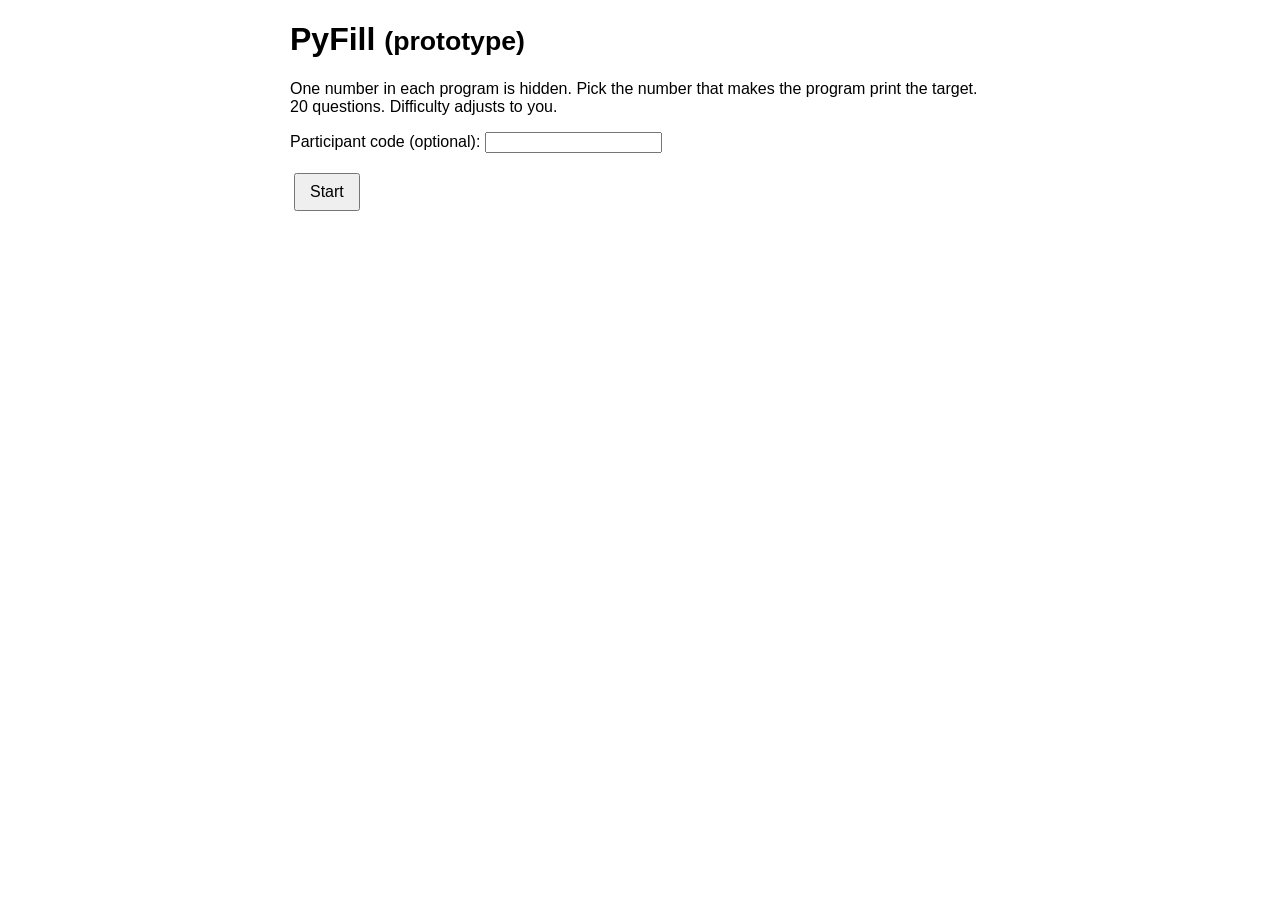
<file: prototypes/pyfill.html>
<!doctype html><html><head><meta charset="utf-8"><meta name="viewport" content="width=device-width,initial-scale=1"><title>PyFill (prototype)</title>
<style>body{font-family:sans-serif;max-width:700px;margin:20px auto;padding:0 12px;background:#fff;color:#000}pre{background:#eee;padding:10px;font-size:16px;overflow-x:auto}
button{font-size:16px;margin:4px;padding:8px 14px}#opts button{min-width:70px}</style></head><body>
<h1>PyFill <small>(prototype)</small></h1>
<div id="intro"><p>One number in each program is hidden. Pick the number that makes the program print the target. 20 questions. Difficulty adjusts to you.</p>
<p>Participant code (optional): <input id="who"></p><button id="startBtn">Start</button></div>
<div id="game" style="display:none"><p id="info"></p><pre id="code"></pre><p>The program must print: <b id="target"></b></p>
<div id="opts"></div><p id="fb"></p><button id="nextBtn" style="display:none">Next</button></div>
<div id="end" style="display:none"><h2>Done</h2><p id="summary"></p><button id="csvBtn">Download CSV</button><button id="csvAllBtn">Download all runs</button><button id="againBtn">Play again</button></div>
<script>
// ===== name (change here to rename the game everywhere) =====
const NAME=['Py','Fill'];
const NAME_FULL='PyFill';
const NAME_SLUG='pyfill';
const LOG_KEY='pyfill_log_v1';
// ==GEN START==
// ---------- utilities ----------
function mulberry32(a){return function(){a|=0;a=a+0x6D2B79F5|0;let t=Math.imul(a^a>>>15,1|a);t=t+Math.imul(t^t>>>7,61|t)^t;return((t^t>>>14)>>>0)/4294967296}}
let RNG=Math.random;
const rint=(a,b)=>a+Math.floor(RNG()*(b-a+1));
const pick=a=>a[Math.floor(RNG()*a.length)];
const chance=p=>RNG()<p;
function shuffle(a){for(let i=a.length-1;i>0;i--){const j=Math.floor(RNG()*(i+1));[a[i],a[j]]=[a[j],a[i]]}return a}
const MAX_D=15;

// ---------- difficulty settings: what a generated program may contain at each level ----------
// D1: assignments + arithmetic · D2: += -= *= · D3: if/else · D4: for loops · D5: elif, while, // and %
// D6: lists · D7: 'and' conditions · D8: nested loops · higher levels: longer programs, deeper nesting, more variables
function cfg(D){
  return{D,
    nVars:D<=2?2:D<=5?3:4,
    nStmts:D<=2?D+1:Math.min(5,2+Math.floor(D*0.25)),maxLines:Math.min(18,5+D),minLines:3+Math.floor(D*0.5),
    depthMax:D<=2?0:D<=4?1:D<=9?2:3,
    aug:D>=2, ifs:D>=3, fors:D>=4, elif:D>=5, whiles:D>=5, divmod:D>=5, lists:D>=6, and:D>=7, nested:D>=8,
    maxNum:D<=3?9:D<=7?12:20, maxIter:D<=5?4:D<=9?5:6,
    maxSteps:12+7*D};
}

// ---------- program generator: builds a small Python program as a tree, then prints it ----------
const VARNAMES=['x','y','z','n'];
function genProgram(D){
  const c=cfg(D),vars=VARNAMES.slice(0,c.nVars),useList=c.lists&&chance(0.7);
  const loopVars=['i','j','k'];
  const init=vars.map(v=>({t:'assign',v,e:{t:'num',v:rint(0,c.maxNum)}}));
  if(useList)init.push({t:'list',v:'nums',items:Array.from({length:rint(2,4)},()=>rint(1,9))});
  let loopDepth=0;
  function atom(scope){ // a variable (or loop variable) or a small number
    const pool=[...vars,...scope];
    if(chance(0.35))return{t:'num',v:rint(1,c.maxNum)};
    return{t:'var',v:pick(pool)};
  }
  function expr(scope){
    const r=RNG();
    if(useList&&r<0.15)return chance(0.5)?{t:'len',v:'nums'}:{t:'idx',v:'nums',i:{t:'num',v:0}};
    if(r<0.45)return atom(scope);
    const ops=['+','-'];if(c.D>=2)ops.push('*');if(c.divmod)ops.push('//','%');
    const op=pick(ops);
    if(op==='//'||op==='%')return{t:'bin',op,a:{t:'var',v:pick([...vars,...scope])},b:{t:'num',v:rint(2,5)}};
    if(op==='*')return{t:'bin',op,a:atom(scope),b:{t:'num',v:rint(2,3)}};
    const a=atom(scope);let b=atom(scope);
    if(a.t==='var'&&b.t==='var'&&a.v===b.v)b={t:'num',v:rint(1,c.maxNum)};
    return{t:'bin',op,a,b};
  }
  function cond(scope){
    const mk=()=>{const a=pick([...vars,...scope]);let b=chance(0.6)?{t:'num',v:rint(1,c.maxNum)}:{t:'var',v:pick(vars)};
      if(b.t==='var'&&b.v===a)b={t:'num',v:rint(1,c.maxNum)};
      return{t:'cmp',op:pick(['>','<','>=','<=','==','!=']),a:{t:'var',v:a},b};};
    if(c.and&&chance(0.4))return{t:'logic',op:pick(['and','or']),a:mk(),b:mk()};
    if(c.divmod&&chance(0.25))return{t:'cmp',op:'==',a:{t:'bin',op:'%',a:{t:'var',v:pick([...vars,...scope])},b:{t:'num',v:2}},b:{t:'num',v:pick([0,1])}};
    return mk();
  }
  function simple(scope){
    if(useList&&chance(0.25))return{t:'append',v:'nums',e:expr(scope)};
    if(c.aug&&chance(0.55)){const v=pick(vars),op=pick(c.D>=3?['+=','-=','*=']:['+=','-=']);
      let e=op==='*='?{t:'num',v:rint(2,3)}:expr(scope);
      if(JSON.stringify(e).includes('"v":"'+v+'"'))e={t:'num',v:rint(1,c.maxNum)};
      return{t:'aug',v,op,e};}
    const v=pick(vars);let e=expr(scope);
    if(e.t==='var'&&e.v===v)e={t:'bin',op:'+',a:e,b:{t:'num',v:rint(1,c.maxNum)}};
    return{t:'assign',v,e};
  }
  function block(depth,n,scope){
    const out=[];
    for(let s=0;s<n;s++){
      const canNest=depth<c.depthMax,r=RNG();
      if(canNest&&c.fors&&r<0.3&&(loopDepth===0||c.nested)){
        const lv=loopVars[loopDepth];loopDepth++;
        const it=rint(2,loopDepth>1?3:c.maxIter),start=chance(0.5)?0:rint(1,3),step=c.D>=6&&chance(0.3)?2:1;
        out.push({t:'for',v:lv,start,stop:start+it*step,step,body:block(depth+1,rint(1,2),[...scope,lv])});loopDepth--;
      }else if(canNest&&c.whiles&&loopDepth===0&&r<0.42){
        const v=pick(vars);loopDepth++;
        const body=block(depth+1,rint(0,1),scope).filter(st=>!(st.v===v));
        body.push({t:'aug',v,op:'+=',e:{t:'num',v:rint(1,4)}});
        out.push({t:'while',cond:{t:'cmp',op:pick(['<','<=']),a:{t:'var',v},b:{t:'num',v:rint(5,c.maxNum+10)}},body});loopDepth--;
      }else if(canNest&&c.ifs&&r<0.6){
        const st={t:'if',cond:cond(scope),body:block(depth+1,rint(1,2),scope),elifs:[],els:null};
        if(c.elif&&chance(0.35))st.elifs.push({cond:cond(scope),body:block(depth+1,1,scope)});
        if(chance(0.6))st.els=block(depth+1,1,scope);
        out.push(st);
      }else out.push(simple(scope));
    }
    return out;
  }
  const body=block(0,c.nStmts,[]);
  // what to print: a variable the program actually changes (the last one changed, most of the time)
  const changed=[];walk(body,s=>{if((s.t==='assign'||s.t==='aug')&&vars.includes(s.v))changed.push(s.v);});
  let printE;
  const r=RNG(),target=changed.length?(chance(0.7)?changed[changed.length-1]:pick(changed)):pick(vars);
  if(useList&&r<0.3)printE=pick([{t:'len',v:'nums'},{t:'sum',v:'nums'},{t:'idx',v:'nums',i:{t:'num',v:-1}}]);
  else if(useList&&r<0.4)printE={t:'var',v:'nums'};
  else if(c.D>=6&&r<0.55){let o=pick(vars.filter(v=>v!==target));printE={t:'pair',a:o,b:target};}
  else printE={t:'var',v:target};
  return{D,init,body,printE,useList,cfg:c};
}

// ---------- Python source code from the tree ----------
function exprSrc(e){
  switch(e.t){
    case'num':return String(e.v);
    case'var':return e.v;
    case'len':return`len(${e.v})`;
    case'sum':return`sum(${e.v})`;
    case'idx':return`${e.v}[${exprSrc(e.i)}]`;
    case'bin':return`${exprSrc(e.a)} ${e.op} ${exprSrc(e.b)}`;
    case'cmp':return`${exprSrc(e.a)} ${e.op} ${exprSrc(e.b)}`;
    case'logic':return`${exprSrc(e.a)} ${e.op} ${exprSrc(e.b)}`;
    case'pair':return`${e.a}, ${e.b}`;
  }
}
function toSource(P){
  const L=[],ind=d=>'    '.repeat(d);
  const emit=(st,d)=>{
    switch(st.t){
      case'assign':L.push(ind(d)+`${st.v} = ${exprSrc(st.e)}`);break;
      case'list':L.push(ind(d)+`${st.v} = [${st.items.join(', ')}]`);break;
      case'aug':L.push(ind(d)+`${st.v} ${st.op} ${exprSrc(st.e)}`);break;
      case'append':L.push(ind(d)+`${st.v}.append(${exprSrc(st.e)})`);break;
      case'for':{const r=st.step!==1?`range(${st.start}, ${st.stop}, ${st.step})`:st.start!==0?`range(${st.start}, ${st.stop})`:`range(${st.stop})`;
        L.push(ind(d)+`for ${st.v} in ${r}:`);st.body.forEach(s=>emit(s,d+1));break;}
      case'while':L.push(ind(d)+`while ${exprSrc(st.cond)}:`);st.body.forEach(s=>emit(s,d+1));break;
      case'if':L.push(ind(d)+`if ${exprSrc(st.cond)}:`);st.body.forEach(s=>emit(s,d+1));
        for(const el of st.elifs){L.push(ind(d)+`elif ${exprSrc(el.cond)}:`);el.body.forEach(s=>emit(s,d+1));}
        if(st.els){L.push(ind(d)+'else:');st.els.forEach(s=>emit(s,d+1));}break;
    }
  };
  P.init.forEach(s=>emit(s,0));P.body.forEach(s=>emit(s,0));
  L.push(`print(${exprSrc(P.printE)})`);
  return L.join('\n');
}

// ---------- interpreter (Python semantics for ints, // and %) ----------
// bug modes simulate common tracing mistakes; they produce the wrong answer options
class Halt extends Error{}
function run(P,bug){
  const env={},state={steps:0,flipped:false,augDone:false};
  const fdiv=(a,b)=>Math.floor(a/b),fmod=(a,b)=>a-b*Math.floor(a/b);
  const val=e=>{
    switch(e.t){
      case'num':return e.v;
      case'var':if(!(e.v in env))throw new Halt('undef');return env[e.v];
      case'len':return env[e.v].length;
      case'sum':return env[e.v].reduce((s,x)=>s+x,0);
      case'idx':{const L=env[e.v],i=val(e.i),k=i<0?L.length+i:i;if(k<0||k>=L.length)throw new Halt('index');return L[k];}
      case'bin':{const a=val(e.a),b=val(e.b);return e.op==='+'?a+b:e.op==='-'?a-b:e.op==='*'?a*b:e.op==='//'?fdiv(a,b):fmod(a,b);}
      case'cmp':{const a=val(e.a),b=val(e.b);let op=e.op;if(bug==='extra'&&e._loop&&op==='<')op='<=';
        return op==='>'?a>b:op==='<'?a<b:op==='>='?a>=b:op==='<='?a<=b:op==='=='?a===b:a!==b;}
      case'logic':{const a=val(e.a),b=val(e.b);return e.op==='and'?a&&b:a||b;}
    }
  };
  const chk=v=>{if(typeof v==='number'&&(Math.abs(v)>999||!Number.isInteger(v)))throw new Halt('big');return v;};
  const exec=(st)=>{
    if(++state.steps>400)throw new Halt('steps');
    switch(st.t){
      case'assign':env[st.v]=chk(val(st.e));break;
      case'list':env[st.v]=st.items.slice();break;
      case'aug':{if(!(st.v in env))throw new Halt('undef');const e=chk(val(st.e));
        if(bug==='aug'&&!state.augDone){state.augDone=true;env[st.v]=e;break;}
        env[st.v]=chk(st.op==='+='?env[st.v]+e:st.op==='-='?env[st.v]-e:env[st.v]*e);break;}
      case'append':env[st.v].push(chk(val(st.e)));if(env[st.v].length>10)throw new Halt('long');break;
      case'for':{const stop=bug==='extra'?st.stop+st.step:st.stop;
        for(let i=st.start;i<stop;i+=st.step){env[st.v]=i;st.body.forEach(exec);state.steps++;}break;}
      case'while':{st.cond._loop=true;let n=0;while(val(st.cond)){if(++n>12)throw new Halt('while');st.body.forEach(exec);state.steps++;}break;}
      case'if':{let c=val(st.cond);if(bug==='flip'&&!state.flipped){state.flipped=true;c=!c;}
        if(c){st.body.forEach(exec);break;}
        for(const el of st.elifs)if(val(el.cond)){el.body.forEach(exec);return;}
        if(st.els)st.els.forEach(exec);break;}
    }
  };
  P.init.forEach(exec);
  const body=bug==='skip'?P.body.slice(0,-1):P.body;
  body.forEach(exec);
  const pe=P.printE;
  const show=v=>Array.isArray(v)?'['+v.join(', ')+']':String(v);
  const out=pe.t==='pair'?`${show(env[pe.a])} ${show(env[pe.b])}`:show(val(pe));
  return{out,steps:state.steps,env};
}
function walk(stmts,f,d=0){for(const s of stmts){f(s,d);if(s.body)walk(s.body,f,d+1);if(s.elifs)s.elifs.forEach(e=>walk(e.body,f,d+1));if(s.els)walk(s.els,f,d+1);}}
function features(P,steps,src){
  let depth=0,loops=0,conds=0,nested=false;
  walk(P.body,(s,d)=>{if(s.t==='for'||s.t==='while'){loops++;if(d>0)nested=true;}if(s.t==='if')conds++;depth=Math.max(depth,d+((s.body)?1:0));});
  return{lines:src.split('\n').length,depth,loops,conds,steps,hasList:P.useList?1:0,nested:nested?1:0};
}
// the main concept of a challenge (used for hints and as the BKT skill)
function mainConcept(P,f){
  const c=P.cfg;let k='arithmetic';
  walk(P.body,s=>{});
  if(P.body.some(s=>s.t==='aug'))k='assignment';
  if(f.conds)k='conditionals';
  if(f.loops)k=P.body.some(s=>s.t==='while')?'while-loops':'for-loops';
  if(f.hasList)k='lists';
  if(f.nested||f.depth>=2&&f.loops)k='nested';
  return k;
}
const CONCEPTS={
  'arithmetic':{name:'Variables & arithmetic',tip:'Go line by line and write down each variable\'s value after every line.'},
  'assignment':{name:'Updating variables',tip:'x += 3 means x = x + 3. Use the value x has at that moment.'},
  'conditionals':{name:'Conditionals',tip:'Check the condition with the current values. Only one branch runs: the first true one, or else.'},
  'for-loops':{name:'For loops',tip:'range(a, b) stops before b. List every value the loop variable takes, then run the body once for each.'},
  'while-loops':{name:'While loops',tip:'Check the condition before every pass and stop as soon as it is false.'},
  'lists':{name:'Lists',tip:'append adds to the end, len counts items, index 0 is the first item and -1 the last.'},
  'nested':{name:'Nested blocks',tip:'The inner block runs completely for each pass of the outer loop. Keep a small table of values.'},
};
// generate a full challenge at difficulty D (retries until the program is valid and traceable)
function makeChallenge(D){
  const c=cfg(D);
  for(let tries=0;tries<400;tries++){
    const P=genProgram(D);let r;
    try{r=run(P);}catch(e){continue;}
    if(r.steps>c.maxSteps)continue;
    const src=toSource(P),f=features(P,r.steps,src);
    // each level must actually use its new construct
    if(D>=3&&D<=4&&!f.conds)continue;
    if(D>=4&&!f.loops)continue;
    if(D>=6&&D<=7&&!f.hasList&&!f.conds)continue;
    if(D>=8&&!f.nested&&f.depth<2)continue;
    if(D>=10&&f.depth<2)continue;
    if(f.lines<c.minLines||f.lines>c.maxLines)continue;
    // the printed value should depend on the program, not just the first line
    const trivial=P.printE.t==='var'&&P.init.some(s=>s.v===P.printE.v&&s.e&&String(s.e.v)===r.out);
    if(trivial)continue;
    // wrong options from common tracing mistakes, then near misses
    const wrong=[];
    for(const bug of['extra','flip','skip','aug']){try{const o=run(P,bug).out;if(o!==r.out&&!wrong.includes(o))wrong.push(o);}catch(e){}}
    const n=Number(r.out);
    for(const d of[1,-1,2,-2,3,10]){if(wrong.length>=6)break;if(!isNaN(n)&&r.out.trim()!==''&&!r.out.includes(' ')){const s=String(n+d);if(!wrong.includes(s)&&s!==r.out)wrong.push(s);}}
    if(wrong.length<3)continue;
    const chosen=shuffle(wrong.slice(0,4)).slice(0,3);
    return{D,P,code:src,answer:r.out,options:shuffle([r.out,...chosen]),feat:f,concept:mainConcept(P,f)};
  }
  throw new Error('could not generate D='+D);
}
// ==GEN END==
const clone=o=>JSON.parse(JSON.stringify(o));
// quests use only programs where every line matters: deleting any line changes the output
function stmtLists(P){const out=[P.init,P.body];const go=a=>a.forEach(s=>{if(s.body){out.push(s.body);go(s.body);}if(s.elifs)s.elifs.forEach(e=>{out.push(e.body);go(e.body);});if(s.els){out.push(s.els);go(s.els);}});go(P.init);go(P.body);return out;}
function everyLineMatters(P,base){
  const L=stmtLists(P);
  for(let li=0;li<L.length;li++)for(let i=0;i<L[li].length;i++){
    if(li>=2&&L[li].length===1)continue; // a block body can't be empty; removing the whole block is tested in its parent list
    const Q=clone(P),LQ=stmtLists(Q);LQ[li].splice(i,1);
    let out;try{out=run(Q).out;}catch(e){continue;}
    if(out===base)return false;
  }
  return true;
}
// remove lines that don't change the output, one at a time, until every line matters
function prune(P,base){
  for(let guard=0;guard<40;guard++){const L=stmtLists(P);let cut=null;
    for(let li=0;li<L.length&&!cut;li++)for(let i=0;i<L[li].length;i++){
      if(li>=2&&L[li].length===1)continue;const Q=clone(P);stmtLists(Q)[li].splice(i,1);
      let out;try{out=run(Q).out;}catch(e){continue;}if(out===base){cut=Q;break;}}
    if(!cut)return P;P=cut;}
  return P;
}
function makeCleanChallenge(D){
  const cf=cfg(D);let fallback=null;
  for(let t=0;t<60;t++){
    let c;try{c=makeChallenge(D);}catch(e){continue;}if(!fallback)fallback=c;
    const P=prune(clone(c.P),c.answer);let r;try{r=run(P);}catch(e){continue;}
    if(r.out!==c.answer)continue;
    const src=toSource(P),f=features(P,r.steps,src);
    if(D>=3&&D<=4&&!f.conds)continue;
    if(D>=4&&!f.loops)continue;
    if(D>=8&&!f.nested&&f.depth<2)continue;
    if(D>=10&&f.depth<2)continue;
    if(f.lines<Math.max(4,cf.minLines-2))continue;
    if(!everyLineMatters(P,c.answer))continue;
    return Object.assign({},c,{P,code:src,feat:f,concept:mainConcept(P,f)});
  }
  return fallback||makeCleanChallenge(Math.max(1,D-1));
}


// ---------- MLP: inputs → 16 ReLU → 8 ReLU → 1 sigmoid, Adam, binary cross-entropy ----------
class MLP{
  constructor(sizes,rnd){this.sizes=sizes;this.L=sizes.length-1;this.t=0;this.W=[];this.b=[];this.mW=[];this.vW=[];this.mb=[];this.vb=[];
    for(let l=0;l<this.L;l++){const nI=sizes[l],nO=sizes[l+1],lim=Math.sqrt(6/nI)*(l===this.L-1?0.5:1);
      this.W.push(Float64Array.from({length:nI*nO},()=>(rnd()*2-1)*lim));this.b.push(new Float64Array(nO).fill(l<this.L-1?0.01:0));
      this.mW.push(new Float64Array(nI*nO));this.vW.push(new Float64Array(nI*nO));this.mb.push(new Float64Array(nO));this.vb.push(new Float64Array(nO));}}
  forward(x){const acts=[x];for(let l=0;l<this.L;l++){const nI=this.sizes[l],nO=this.sizes[l+1],a=acts[l],W=this.W[l],out=new Float64Array(nO);
      for(let o=0;o<nO;o++){let z=this.b[l][o];for(let i=0;i<nI;i++)z+=W[o*nI+i]*a[i];out[o]=l<this.L-1?(z>0?z:0):1/(1+Math.exp(-z));}acts.push(out);}return acts;}
  predict(x){return this.forward(x)[this.L][0];}
  accum(x,y,gW,gb){const acts=this.forward(x);let delta=[acts[this.L][0]-y]; // dBCE/dz for a sigmoid output
    for(let l=this.L-1;l>=0;l--){const nI=this.sizes[l],nO=this.sizes[l+1],a=acts[l],W=this.W[l];
      for(let o=0;o<nO;o++){gb[l][o]+=delta[o];for(let i=0;i<nI;i++)gW[l][o*nI+i]+=delta[o]*a[i];}
      if(l>0){const nd=new Float64Array(nI);for(let i=0;i<nI;i++){if(a[i]<=0)continue;let s=0;for(let o=0;o<nO;o++)s+=W[o*nI+i]*delta[o];nd[i]=s;}delta=nd;}}}
  zeros(){return[this.W.map(w=>new Float64Array(w.length)),this.b.map(b=>new Float64Array(b.length))];}
  step(gW,gb,n,lr){this.t++;const b1=.9,b2=.999,eps=1e-8,c1=1-Math.pow(b1,this.t),c2=1-Math.pow(b2,this.t);
    const upd=(P,G,M,V)=>{for(let k=0;k<P.length;k++){const g=G[k]/n;M[k]=b1*M[k]+(1-b1)*g;V[k]=b2*V[k]+(1-b2)*g*g;P[k]-=lr*(M[k]/c1)/(Math.sqrt(V[k]/c2)+eps);}};
    for(let l=0;l<this.L;l++){upd(this.W[l],gW[l],this.mW[l],this.vW[l]);upd(this.b[l],gb[l],this.mb[l],this.vb[l]);}}
  fit(X,Y,{epochs=15,batch=32,lr=0.003,rnd=Math.random}={}){const idx=X.map((_,i)=>i);
    for(let ep=0;ep<epochs;ep++){for(let i=idx.length-1;i>0;i--){const j=Math.floor(rnd()*(i+1));[idx[i],idx[j]]=[idx[j],idx[i]];}
      for(let s=0;s<idx.length;s+=batch){const[gW,gb]=this.zeros(),e=Math.min(idx.length,s+batch);for(let k=s;k<e;k++)this.accum(X[idx[k]],Y[idx[k]],gW,gb);this.step(gW,gb,e-s,lr);}}}
  trainOne(x,y,lr){const[gW,gb]=this.zeros();this.accum(x,y,gW,gb);this.step(gW,gb,1,lr);}
}
// ---------- baseline: logistic regression on the same features ----------
class LogReg{
  constructor(n){this.w=new Float64Array(n);this.b=0;}
  predict(x){let z=this.b;for(let i=0;i<x.length;i++)z+=this.w[i]*x[i];return 1/(1+Math.exp(-z));}
  trainOne(x,y,lr){const g=this.predict(x)-y;for(let i=0;i<x.length;i++)this.w[i]-=lr*g*x[i];this.b-=lr*g;}
  fit(X,Y,{epochs=20,lr=0.05,rnd=Math.random}={}){const idx=X.map((_,i)=>i);
    for(let ep=0;ep<epochs;ep++){for(let i=idx.length-1;i>0;i--){const j=Math.floor(rnd()*(i+1));[idx[i],idx[j]]=[idx[j],idx[i]];}
      const a=lr*(1-ep/(epochs*1.5));for(const i of idx)this.trainOne(X[i],Y[i],a);}}
}
// ---------- baseline: Bayesian Knowledge Tracing, one skill per concept tag, fitted by grid search ----------
const BKT_GRID=(()=>{const g=[];for(const L0 of[.1,.3,.5,.7,.9])for(const T of[.02,.05,.1,.2,.3])for(const S of[.05,.1,.2,.3])for(const G of[.1,.2,.3,.4])g.push({L0,T,S,G});return g;})();
function bktSeqs(rows){const m=new Map();for(const r of rows){const k=r.learner+'|'+r.concept;if(!m.has(k))m.set(k,{c:r.concept,ys:[]});m.get(k).ys.push(r.y);}return[...m.values()];}
function bktLL(seqs,P){let ll=0;for(const s of seqs){let L=P.L0;for(const y of s.ys){const pc=L*(1-P.S)+(1-L)*P.G;ll+=y?Math.log(pc):Math.log(1-pc);L=y?L*(1-P.S)/pc:L*P.S/(1-pc);L=L+(1-L)*P.T;}}return ll;}
function bktFitOne(seqs){let best=BKT_GRID[0],bl=-Infinity;for(const P of BKT_GRID){const l=bktLL(seqs,P);if(l>bl){bl=l;best=P;}}return best;}
function fitBKT(rows){const seqs=bktSeqs(rows),by={};for(const s of seqs)(by[s.c]=by[s.c]||[]).push(s);
  const model={global:bktFitOne(seqs),byC:{}};for(const c in by)model.byC[c]=bktFitOne(by[c]);return model;}
const bktParams=(m,c)=>m.byC[c]||m.global; // a concept never seen in training falls back to the global parameters
function bktProb(m,state,c){const P=bktParams(m,c),L=state[c]??P.L0;return L*(1-P.S)+(1-L)*P.G;}
function bktUpdate(m,state,c,y){const P=bktParams(m,c);let L=state[c]??P.L0;const pc=L*(1-P.S)+(1-L)*P.G;L=y?L*(1-P.S)/pc:L*P.S/(1-pc);state[c]=L+(1-L)*P.T;}
function bktPredictRows(m,rows){const st={};return rows.map(r=>{const s=(st[r.learner]=st[r.learner]||{});const p=bktProb(m,s,r.concept);bktUpdate(m,s,r.concept,r.y);return p;});}

// ---------- metrics ----------
function auc(ps,ys){const idx=ps.map((_,i)=>i).sort((a,b)=>ps[a]-ps[b]);let sumPos=0,nPos=0;
  for(let i=0;i<idx.length;){let j=i;while(j<idx.length&&ps[idx[j]]===ps[idx[i]])j++;const avg=(i+1+j)/2;for(let k=i;k<j;k++)if(ys[idx[k]]){sumPos+=avg;nPos++;}i=j;}
  const nNeg=ys.length-nPos;return nPos&&nNeg?(sumPos-nPos*(nPos+1)/2)/(nPos*nNeg):NaN;}
function metrics(ps,ys){let tp=0,fp=0,fn=0,tn=0,br=0;
  ps.forEach((p,i)=>{const y=ys[i],h=p>=.5;if(h&&y)tp++;else if(h)fp++;else if(y)fn++;else tn++;br+=(p-y)*(p-y);});
  const n=ys.length,prec=tp+fp?tp/(tp+fp):0,rec=tp+fn?tp/(tp+fn):0;
  return{n,acc:n?(tp+tn)/n:NaN,prec,rec,f1:prec+rec?2*prec*rec/(prec+rec):0,auc:auc(ps,ys),brier:n?br/n:NaN};}


// ---------- features (same for simulated learners and live play) ----------
const FEATS=[['f_acc_all','Overall accuracy'],['f_acc_recent','Recent accuracy (last 5)'],['f_acc_near','Accuracy at similar difficulty'],['f_last','Last challenge solved?'],
  ['f_time','Recent time used'],['f_streak','Current streak'],['f_max_level','Highest level solved'],['f_recent_level','Recent average level'],
  ['f_hint_rate','Recent hint use'],['f_retry_rate','Recent retries'],['f_acc_concept','Accuracy on this concept'],
  ['f_level','Challenge level'],['f_lines','Lines of code'],['f_depth','Nesting depth'],['f_loops','Loops'],['f_steps','Steps to trace'],['f_has_list','Uses a list?'],['f_jump','Level jump vs. recent']];
const NF=FEATS.length;
// hist items: {D, concept, y, tfrac, hint, attempts}   y = solved on the first try without a hint
function featurize(hist,ch){
  const n=hist.length,sm=a=>(a.filter(h=>h.y).length+1)/(a.length+2),rec=hist.slice(-5);
  let streak=0;for(let i=n-1;i>=0&&hist[i].y;i--)streak++;
  let hi=0;for(const h of hist)if(h.y&&h.D>hi)hi=h.D;
  const avg=f=>rec.length?rec.reduce((s,h)=>s+f(h),0)/rec.length:0;
  const recD=rec.length?avg(h=>h.D):1,f=ch.feat;
  return[
    sm(hist),sm(rec),sm(hist.filter(h=>Math.abs(h.D-ch.D)<=1)),n?hist[n-1].y:0.5,
    rec.length?avg(h=>h.tfrac):0.5,Math.min(streak,5)/5,hi/MAX_D,recD/MAX_D,
    avg(h=>h.hint),avg(h=>Math.max(1,h.attempts)>1?1:0),sm(hist.filter(h=>h.concept===ch.concept)),
    ch.D/MAX_D,Math.min(1,f.lines/18),f.depth/3,Math.min(1,f.loops/4),Math.min(1,f.steps/60),f.hasList,Math.max(-1,Math.min(1,(ch.D-recD)/5)),
  ];
}
function ruleP(hist,ch){ // baseline: recent accuracy, lowered for each level above the last one
  const rec=hist.slice(-5),acc=(rec.filter(h=>h.y).length+1)/(rec.length+2),last=hist.length?hist[hist.length-1].D:1;
  return Math.min(.95,Math.max(.05,acc-0.12*(ch.D-last)));
}

// ---------- simulated learners (Thesis 1 allows synthetic data) ----------
const sig=z=>1/(1+Math.exp(-z));
function gauss(r){let u=0;while(!u)u=r();return Math.sqrt(-2*Math.log(u))*Math.cos(2*Math.PI*r());}
// how hard a challenge really is for a simulated learner: mostly its level, plus its code features
const effD=ch=>{const f=ch.feat;return 0.55*ch.D+0.06*f.steps+0.45*f.depth+0.3*f.hasList+0.15*f.conds;};
function makeLearner(r){return{r,s:Math.max(0.5,Math.min(13,4+gauss(r)*1.8)),fam:{},lr:0.03+r()*0.08,hintProp:r()*0.5};}
function learnerAttempt(L,ch){
  const r=L.r,fam=L.fam[ch.concept]||0,dE=effD(ch);
  const p=0.15+0.8*sig(1.1*(L.s-dE)+1.0+0.4*fam);
  const hint=r()<L.hintProp*(1-p);
  let y=0,solved=false,attempts=1;
  if(hint){solved=r()<p+(1-p)*0.35;if(!solved){attempts=2;solved=r()<0.3+0.4*p;}}
  else if(r()<p){y=1;solved=true;}
  else{attempts=2;solved=r()<0.3+0.4*p;}
  let tfrac=Math.min(1,Math.max(0.05,0.2+0.5*(1-p)+gauss(r)*0.1+(attempts-1)*0.15+(hint?0.1:0)));if(!solved&&r()<0.15)tfrac=1;
  L.s+=solved?L.lr*(dE>=L.s-1?1.2:0.4):L.lr*0.15;
  L.fam[ch.concept]=Math.min(1.5,fam+(solved?0.3:0.1));
  return{y,solved,attempts,hint:hint?1:0,tfrac};
}

// ---------- a seeded pool of generated challenges, so simulations run fast ----------
let POOL=null;
function buildPool(seed,perLevel){
  const keep=RNG;RNG=mulberry32(seed);const pool={};
  for(let D=1;D<=MAX_D;D++){pool[D]=[];for(let k=0;k<perLevel;k++){const c=makeChallenge(D);pool[D].push({D,feat:c.feat,concept:c.concept});}}
  RNG=keep;return pool;
}
const fromPool=(D,r)=>{const a=POOL[D];return a[Math.floor(r()*a.length)];};

// ---------- level selection (shared by live play and the simulations) ----------
const TARGET=0.85,BAND=0.10;
function allowedLevels(hist){
  if(!hist.length)return[1,2];
  const last=hist[hist.length-1],D=last.D;let streak=0;for(let i=hist.length-1;i>=0&&hist[i].y;i--)streak++;
  const L=last.y?[D,D+1].concat(streak>=3?[D+2]:[]):[D-1,D];
  return[...new Set(L.map(v=>Math.max(1,Math.min(MAX_D,v))))];
}
function pickLevelWhy(mode,turn,hist,pf){
  if(mode==='fixed')return{d:Math.min(MAX_D,1+Math.floor(turn/2)),why:'fixed schedule'};
  const allowed=allowedLevels(hist),last=hist.length?hist[hist.length-1]:null;
  let run=0;if(last)for(let i=hist.length-1;i>=0&&hist[i].y&&hist[i].D===last.D;i--)run++;
  let streak=0;for(let i=hist.length-1;i>=0&&hist[i].y;i--)streak++;
  const ok=allowed.filter(v=>pf(v)>=TARGET-BAND),best=ok.length?Math.max(...ok):null;
  if(best!==null&&last&&best>last.D)return{d:best,why:'hardest level near the 85% target'};
  // mastery step-up: 3 first-try solves in a row at this level -> go up; 6 in a row -> jump 2 levels
  if(last&&run>=3&&last.D<MAX_D){
    if(streak>=6&&allowed.includes(last.D+2)&&pf(last.D+2)>=0.5)return{d:last.D+2,why:'fast step-up (6 in a row)'};
    if(pf(last.D+1)>=0.6)return{d:last.D+1,why:'mastery step-up (3 in a row)'};
  }
  if(best!==null)return{d:best,why:'hardest level near the 85% target'};
  if(last&&last.y)return{d:last.D,why:'stay after a solve'};
  return{d:allowed.reduce((b,v)=>pf(v)>pf(b)?v:b,allowed[0]),why:'highest predicted success'};
}

// ---------- MLP-driven selection (ours): no step-up rules ----------
// The generator makes candidates at every level within 3 of the last challenge (a safety limit on jumps only).
// The MLP predicts this learner's chance of solving each one, and the game serves the candidate whose
// predicted first-try success is closest to the 85% target. Strong players get harder code because the model
// predicts high success for them; struggling players get easier code because it predicts low success.
const WINDOW=3,PER_LEVEL=2;
function candidateLevels(hist){if(!hist.length)return[1]; // everyone starts at level 1
  const ref=hist[hist.length-1].D,out=[];for(let v=Math.max(1,ref-WINDOW);v<=Math.min(MAX_D,ref+WINDOW);v++)out.push(v);return out;}
function pickClosest(list,pf){let best=null,bs=Infinity,bp=0;for(const c of list){const p=pf(c),s=Math.abs(p-TARGET)-0.002*c.D;if(s<bs){bs=s;best=c;bp=p;}}return{c:best,p:bp};}

// ---------- simulated datasets ----------
// level choice varies by learner: random levels, levels near the learner's skill, a staircase from level 1,
// or (with a model) the adaptive policy itself with 25% exploration
function simulateDataset(nL,nA,r,startId,model){
  const rows=[];
  for(let i=0;i<nL;i++){
    const L=makeLearner(r),hist=[],u=r(),how=model?'policy':u<1/3?'random':u<2/3?'near':'stair';let stair=1;
    for(let t=0;t<nA;t++){
      let ch;
      if(how==='policy'){
        const list=[];for(const v of candidateLevels(hist))for(let k=0;k<PER_LEVEL;k++)list.push(fromPool(v,r));
        ch=r()<0.25?list[Math.floor(r()*list.length)]:pickClosest(list,c=>model.predict(featurize(hist,c))).c;
      }else{
        const d=how==='stair'?stair:Math.max(1,Math.min(MAX_D,how==='random'?1+Math.floor(r()*12):Math.round(L.s+gauss(r)*1.2)));
        ch=fromPool(d,r);
      }
      const x=featurize(hist,ch),pRule=ruleP(hist,ch),o=learnerAttempt(L,ch);
      rows.push({learner:startId+i,t,D:ch.D,concept:ch.concept,feat:ch.feat,x,y:o.y,pRule,solved:o.solved?1:0,attempts:o.attempts,hint:o.hint,tfrac:o.tfrac});
      hist.push({D:ch.D,concept:ch.concept,y:o.y,tfrac:o.tfrac,hint:o.hint,attempts:o.attempts});
      stair=Math.max(1,Math.min(MAX_D,stair+(o.y?1:-1)));
    }
  }
  return rows;
}
// two stages: (1) random / near-skill / staircase learners; (2) learners playing under the adaptive policy with the stage-1 model
function trainModels(r,nL,id0){
  const s1=simulateDataset(nL,30,r,id0);
  const test=x=>x.learner%5===0,m=new MLP([NF,16,8,1],r);
  const tr1=s1.filter(x=>!test(x));m.fit(tr1.map(x=>x.x),tr1.map(x=>x.y),{epochs:10,rnd:r});
  const s2=simulateDataset(nL,30,r,id0+5000,m);
  const rows=[...s1,...s2],tr=rows.filter(x=>!test(x)),va=rows.filter(test);
  m.fit(tr.map(x=>x.x),tr.map(x=>x.y),{epochs:6,rnd:r});
  const l=new LogReg(NF);l.fit(tr.map(x=>x.x),tr.map(x=>x.y),{rnd:r});
  return{mlp:m,lr:l,bkt:fitBKT(tr),tr,va};
}

// ---------- pretraining for live play ----------
const pre=mulberry32(20261015);
POOL=buildPool(777,40);
let net=null,lin=null,bktModel=null,NET0=null,LIN0=null;const PRETRAIN={};
// every run starts from the same pretrained models, so one player's run never changes the next player's game
function cloneModel(m){const c=Object.create(Object.getPrototypeOf(m));for(const k of Object.keys(m)){const v=m[k];
  c[k]=v instanceof Float64Array?v.slice():Array.isArray(v)?v.map(a=>a instanceof Float64Array?a.slice():a):v;}return c;}
(function(){
  const M=trainModels(pre,90,0);net=M.mlp;lin=M.lr;bktModel=M.bkt;NET0=cloneModel(net);LIN0=cloneModel(lin);
  const ys=M.va.map(r=>r.y);
  Object.assign(PRETRAIN,{n:M.tr.length,nL:new Set(M.tr.map(x=>x.learner)).size,nVal:M.va.length,
    mlp:metrics(M.va.map(r=>net.predict(r.x)),ys),lr:metrics(M.va.map(r=>lin.predict(r.x)),ys),bkt:metrics(bktPredictRows(bktModel,M.va),ys),rule:metrics(M.va.map(r=>r.pRule),ys)});
})();

// ===================== PyFill: fill-in-the-blank prototype =====================
// Task: one number in the program is hidden. Pick the number that makes the program print the target.
const $=id=>document.getElementById(id),pc=v=>Math.round(v*100)+'%',TOTAL=20;
const esc=s=>String(s).replace(/&/g,'&amp;').replace(/</g,'&lt;').replace(/>/g,'&gt;');
function numNodes(P){const out=[];const ex=e=>{if(!e||typeof e!=='object')return;if(e.t==='num'){out.push(e);return;}['a','b','e','i'].forEach(k=>ex(e[k]));};
  const st=s=>{if(s.e)ex(s.e);if(s.cond)ex(s.cond);if(s.t==='for')out.push({forNode:s});if(s.body)s.body.forEach(st);if(s.elifs)s.elifs.forEach(x=>{ex(x.cond);x.body.forEach(st);});if(s.els)s.els.forEach(st);};
  P.init.forEach(st);P.body.forEach(st);return out;}
function makeFill(D){
  for(let t=0;t<40;t++){
    let c;try{c=makeCleanChallenge(D);}catch(e){continue;}
    const P=clone(c.P),nodes=numNodes(P).filter(n=>!n.forNode);if(!nodes.length)continue;
    const n=nodes[Math.floor(Math.random()*nodes.length)],orig=n.v,target=c.answer;
    const MARK=-987654;n.v=MARK;const src=toSource(P).replace(String(MARK),'___');n.v=orig;
    const wrong=[];for(const d of shuffle([1,-1,2,-2,3,-3,4,5,10])){const v=orig+d;if(v<0&&orig>=0)continue;n.v=v;let out;try{out=run(P).out;}catch(e){out=null;}n.v=orig;
      if(out!==target&&!wrong.includes(v))wrong.push(v);if(wrong.length>=3)break;}
    if(wrong.length<3)continue;
    return Object.assign({},c,{code:src,target,answer:String(orig),options:shuffle([String(orig),...wrong.map(String)])});
  }
  return null;
}
let S=null;
function predictFor(hist,ch){const x=featurize(hist,ch);return{x,m:net.predict(x),l:lin.predict(x),b:bktProb(bktModel,S.bkt,ch.concept),r:ruleP(hist,ch)};}
function choose(){
  const list=[];for(const v of candidateLevels(S.hist))for(let k=0;k<PER_LEVEL;k++){const ch=makeFill(v);if(ch){ch.pred=predictFor(S.hist,ch);list.push(ch);}}
  return pickClosest(list,ch=>ch.pred.m);
}
function start(){net=cloneModel(NET0);lin=cloneModel(LIN0);
  S={id:Date.now().toString(36),who:($('who').value||'').trim().slice(0,20),turn:0,hist:[],rows:[],bkt:{},ok:0};
  $('intro').style.display='none';$('game').style.display='';next();}
function next(){
  if(S.turn>=TOTAL)return end();
  const{c,p}=choose();S.cur=Object.assign(c,{t0:performance.now(),tries:0});
  $('info').textContent=`Question ${S.turn+1}/${TOTAL} · Level ${c.D} · ${CONCEPTS[c.concept].name} · model predicts ${pc(p)} chance you get it first try`;
  $('code').innerHTML=esc(c.code).replace('___','<b style="background:#ff0;color:#000">&nbsp;?&nbsp;</b>');
  $('target').textContent=c.target;$('fb').textContent='';$('nextBtn').style.display='none';
  $('opts').innerHTML='';c.options.forEach(o=>{const b=document.createElement('button');b.textContent=o;b.onclick=()=>pickAns(o,b);$('opts').appendChild(b);});
}
function pickAns(o,b){
  const c=S.cur;if(c.done)return;c.tries++;
  if(o!==c.answer&&c.tries<2){b.disabled=true;$('fb').textContent='Wrong, one more try.';return;}
  c.done=true;const secs=(performance.now()-c.t0)/1000,y=(o===c.answer&&c.tries===1)?1:0,solved=o===c.answer?1:0;
  const tfrac=Math.min(1,secs/90);S.ok+=y;
  const p=c.pred;S.rows.push({participant:S.who,session:S.id,turn:S.turn+1,level:c.D,concept:c.concept,lines:c.feat.lines,p_mlp:p.m.toFixed(3),p_lr:p.l.toFixed(3),p_bkt:p.b.toFixed(3),p_rule:p.r.toFixed(3),label_first_try:y,solved,attempts:c.tries,response_s:secs.toFixed(1),answer:c.answer,chosen:o,timestamp:new Date().toISOString()});
  for(let k=0;k<3;k++){net.trainOne(p.x,y,0.002);lin.trainOne(p.x,y,0.02);}bktUpdate(bktModel,S.bkt,c.concept,y);
  S.hist.push({D:c.D,concept:c.concept,y,tfrac,hint:0,attempts:c.tries});S.turn++;
  $('fb').textContent=solved?(y?'Correct!':'Correct on the 2nd try.'):`Wrong. The answer was ${c.answer}.`;
  [...$('opts').children].forEach(x=>x.disabled=true);$('nextBtn').style.display='';
}
function end(){
  $('game').style.display='none';$('end').style.display='';
  const n=S.rows.length,acc=k=>pc(S.rows.filter(r=>(+r['p_'+k]>=.5)===!!r.label_first_try).length/n);
  $('summary').textContent=`First-try correct: ${S.ok}/${n}. Levels: ${S.rows.map(r=>r.level).join(', ')}. Prediction accuracy this run: MLP ${acc('mlp')}, LogReg ${acc('lr')}, BKT ${acc('bkt')}, Rule ${acc('rule')}.`;
  try{const all=JSON.parse(localStorage.getItem(LOG_KEY)||'[]');localStorage.setItem(LOG_KEY,JSON.stringify(all.concat(S.rows)));}catch(e){}
}
function csv(rows,name){if(!rows.length)return;const k=Object.keys(rows[0]);const t=[k.join(','),...rows.map(r=>k.map(x=>JSON.stringify(r[x]??'')).join(','))].join('\n');
  const a=document.createElement('a');a.href=URL.createObjectURL(new Blob([t],{type:'text/csv'}));a.download=name;a.click();}
$('startBtn').onclick=start;$('nextBtn').onclick=next;$('againBtn').onclick=()=>{$('end').style.display='none';$('intro').style.display='';};
$('csvBtn').onclick=()=>csv(S.rows,`pyfill_${S.id}.csv`);
$('csvAllBtn').onclick=()=>{let a=[];try{a=JSON.parse(localStorage.getItem(LOG_KEY)||'[]')}catch(e){}csv(a,'pyfill_all.csv');};
</script></body></html>
</file>
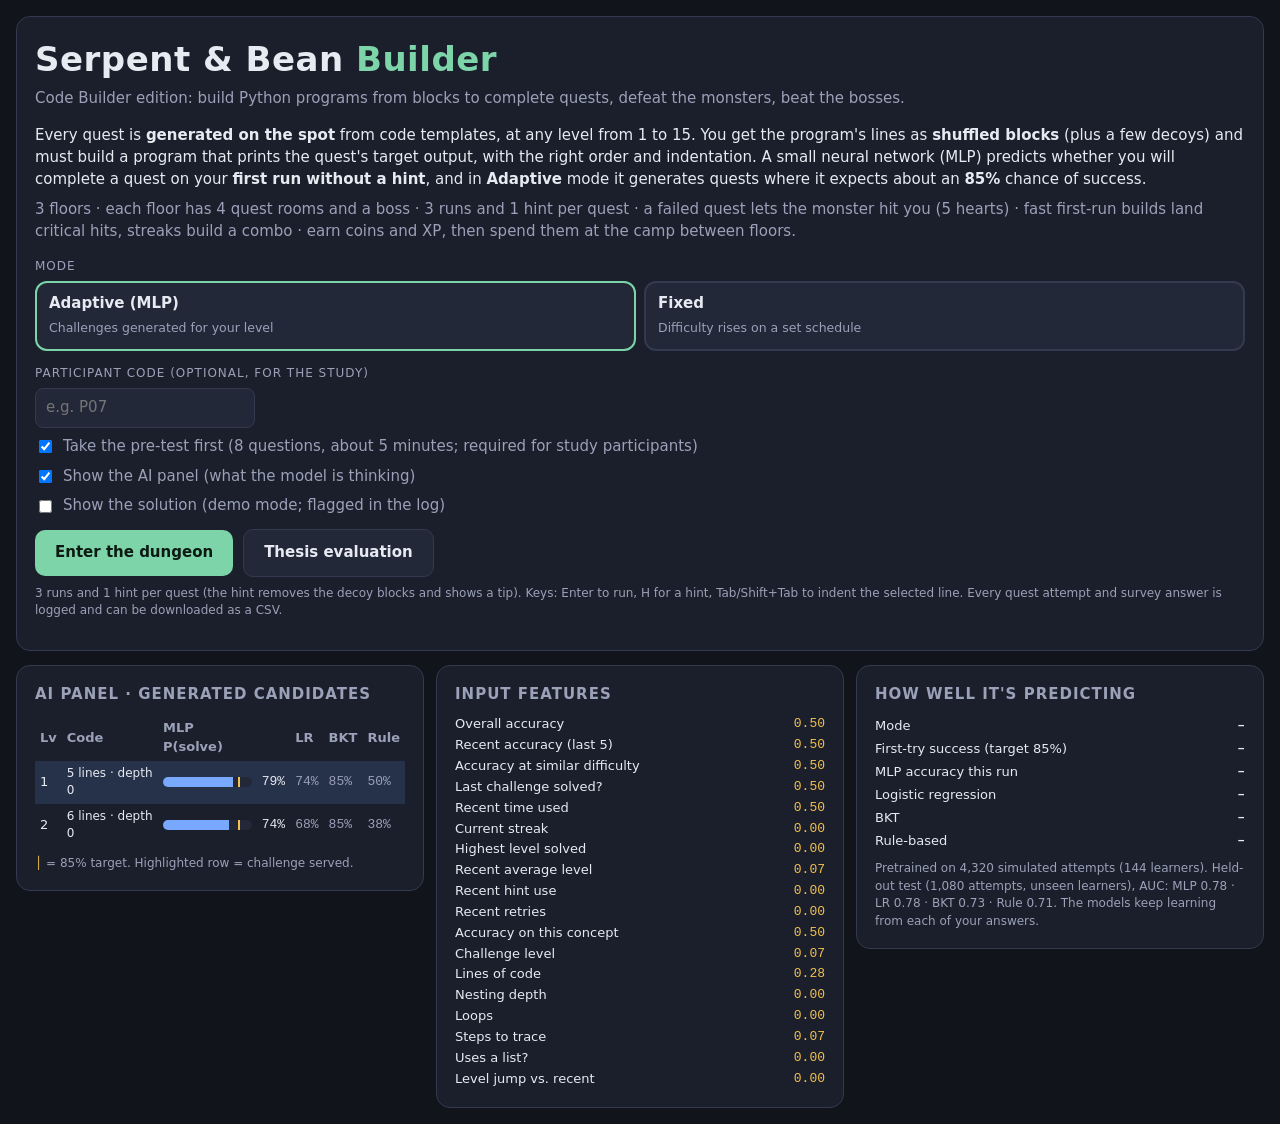
<file: prototypes/serpents-dungeon.html>
<!doctype html>
<html lang="en">
<head>
<meta charset="utf-8">
<meta name="viewport" content="width=device-width, initial-scale=1">
<title>Serpent &amp; Bean</title>
<style>
  :root{
    --bg:#12141c; --panel:#1b1f2b; --panel2:#232839; --line:#33394f;
    --text:#e8eaf2; --muted:#9aa1b8; --accent:#7cd4a8; --accent2:#f2c14e;
    --bad:#ef6f6c; --blue:#79a8ff; --code:#0f1118;
  }
  *{box-sizing:border-box}
  html,body{margin:0;height:100%}
  body{background:var(--bg);color:var(--text);font:15px/1.45 system-ui,-apple-system,"Segoe UI",Roboto,sans-serif;}
  button{font:inherit;cursor:pointer}
  .wrap{max-width:1220px;margin:0 auto;padding:16px;display:flex;gap:16px;align-items:flex-start}
  .wrap.wide .side{display:none}
  .main{flex:1;min-width:0}
  .side{width:400px;flex-shrink:0}
  .card{background:var(--panel);border:1px solid var(--line);border-radius:14px;padding:18px}
  h1{font-size:34px;margin:0 0 4px;letter-spacing:.5px}
  h1 span{color:var(--accent)}
  h2{font-size:15px;margin:0 0 10px;color:var(--muted);text-transform:uppercase;letter-spacing:1px}
  h3{font-size:16px;margin:22px 0 8px}
  .muted{color:var(--muted)}
  .btn{background:var(--accent);color:#0c1a13;border:0;border-radius:10px;padding:12px 20px;font-weight:700}
  .btn:hover{filter:brightness(1.08)}
  .btn:disabled{opacity:.45;cursor:default;filter:none}
  .btn.ghost{background:var(--panel2);color:var(--text);border:1px solid var(--line)}
  .btn.small{padding:7px 12px;font-size:13px}
  .hidden{display:none!important}
  .label{font-size:12px;color:var(--muted);text-transform:uppercase;letter-spacing:1px;margin:14px 0 6px}
  .seg{display:flex;gap:8px;flex-wrap:wrap}
  .seg button{flex:1;min-width:120px;background:var(--panel2);border:2px solid var(--line);border-radius:12px;padding:10px 12px;text-align:left;color:var(--text)}
  .seg button.sel{border-color:var(--accent)}
  .seg button b{display:block;margin-bottom:2px}
  .seg button small{color:var(--muted)}
  .seg.tabs button{flex:0 0 auto;min-width:0;padding:6px 12px;font-size:13px}
  label.chk{display:flex;gap:8px;align-items:center;margin:8px 0;color:var(--muted)}
  /* HUD */
  .hud{display:flex;justify-content:space-between;align-items:center;margin-bottom:10px;flex-wrap:wrap;gap:8px}
  .pill{background:var(--panel2);border:1px solid var(--line);border-radius:999px;padding:4px 12px;font-size:13px}
  .pill b{color:var(--accent2)}
  .lang{font:700 11px system-ui,sans-serif;padding:1px 7px;border-radius:5px;letter-spacing:.3px;white-space:nowrap}
  .lang.py{background:#25406b;color:#cfe0ff}
  .lang.java{background:#6b3d22;color:#ffdcc4}
  .spec{font:600 10px system-ui,sans-serif;color:var(--accent2);border:1px solid #6b5a2a;border-radius:5px;padding:0 5px;margin-left:4px;white-space:nowrap}
  .floor{position:absolute;left:0;right:0;bottom:0;height:30px;background:repeating-linear-gradient(90deg,#2a3045 0 38px,#252a3d 38px 40px)}
  .wallbricks{position:absolute;inset:0 0 30px 0;opacity:.35;background:
    repeating-linear-gradient(0deg,transparent 0 22px,#2c3248 22px 24px),
    repeating-linear-gradient(90deg,transparent 0 46px,#2c3248 46px 48px)}
  @keyframes bob{to{transform:translateY(-3px)}}
  .scene.shake{animation:shake .35s}
  @keyframes shake{25%{transform:translateX(-6px)}50%{transform:translateX(6px)}75%{transform:translateX(-3px)}}
  .toast.show{opacity:1}
  .timer{height:8px;background:var(--panel2);border-radius:99px;overflow:hidden;margin:6px 0 12px}
  .timer i{display:block;height:100%;background:var(--accent);width:100%}
  .qrow{display:flex;justify-content:space-between;align-items:center;gap:10px;flex-wrap:wrap}
  .q{font-weight:600}
  pre.code{background:var(--code);border:1px solid var(--line);border-radius:10px;padding:14px 16px;margin:0 0 12px;
    font:15px/1.5 ui-monospace,"Cascadia Code",Consolas,monospace;overflow-x:auto;white-space:pre}
  .kw{color:#c792ea}.num{color:#f78c6c}.str{color:#c3e88d}.fn{color:#82aaff}.ty{color:#ffcb6b}
  .tip{background:#2a2a1c;border:1px solid #5d5530;color:#f3e3a3;border-radius:10px;padding:10px 12px;margin:0 0 12px;font-size:14px}
  .opts{display:grid;grid-template-columns:1fr 1fr;gap:10px}
  .opt{background:var(--panel2);border:2px solid var(--line);color:var(--text);border-radius:10px;padding:12px;text-align:left;
    font:15px ui-monospace,Consolas,monospace}
  .opt:hover:not(:disabled){border-color:var(--blue)}
  .opt .k{display:inline-block;width:24px;height:24px;line-height:24px;text-align:center;border-radius:6px;background:var(--line);color:var(--text);font-weight:700;margin-right:10px;font-family:system-ui,sans-serif}
  .opt.reveal{border-color:var(--accent);border-style:dashed}
  .opt.reveal::after{content:"✓ answer";float:right;color:var(--accent);font:600 12px system-ui,sans-serif;margin-top:4px}
  .opt.gone{opacity:.3;text-decoration:line-through}
  .pill.toggle{cursor:pointer;user-select:none;display:flex;gap:6px;align-items:center}
  .pill.toggle input{margin:0}
  .opt.right{border-color:var(--accent);background:#1d3a2e}
  .opt.wrong{border-color:var(--bad);background:#3a1f22}
  .opt:disabled{cursor:default}
  /* side panel */
  .side .card{margin-bottom:12px}
  table{width:100%;border-collapse:collapse;font-size:13px}
  td,th{padding:4px 5px;text-align:left;vertical-align:middle}
  th{color:var(--muted);font-weight:600}
  tr.chosen td{background:#26324a}
  .bar{position:relative;height:10px;background:var(--panel2);border-radius:5px;overflow:hidden;min-width:60px}
  .bar i{position:absolute;left:0;top:0;bottom:0;background:var(--blue)}
  .bar .tgt{position:absolute;top:-2px;bottom:-2px;width:2px;background:var(--accent2)}
  .mono{font-family:ui-monospace,Consolas,monospace}
  .feat{display:grid;grid-template-columns:1fr auto;gap:2px 10px;font-size:13px}
  .feat span:nth-child(even){font-family:monospace;color:var(--accent2)}
  .metric{display:flex;justify-content:space-between;font-size:13px;padding:2px 0}
  .metric b{font-family:monospace}
  .note{font-size:12px;color:var(--muted);margin-top:8px}
  .stats{display:grid;grid-template-columns:repeat(3,1fr);gap:10px;margin:14px 0}
  .stats.four{grid-template-columns:repeat(4,1fr)}
  .stat{background:var(--panel2);border-radius:10px;padding:10px;text-align:center;font-size:13px}
  .stat b{display:block;font-size:22px;color:var(--accent2)}
  .row{display:flex;gap:10px;flex-wrap:wrap;margin-top:12px;align-items:center}
  /* evaluation */
  .tscroll{overflow-x:auto}
  table.ev{font-size:14px;margin:4px 0}
  table.ev th,table.ev td{padding:7px 10px;border-bottom:1px solid var(--line);white-space:nowrap}
  table.ev td.n{font-family:ui-monospace,Consolas,monospace;text-align:right}
  table.ev th.n{text-align:right}
  table.ev td.best{color:var(--accent);font-weight:700}
  .cross{color:var(--accent2)}
  .box{background:var(--panel2);border:1px solid var(--line);border-radius:10px;padding:12px 14px;font-size:14px;margin-top:8px}
  @media (max-width:960px){.wrap{flex-direction:column}.side{width:100%}}
  @media (max-width:560px){.opts{grid-template-columns:1fr}h1{font-size:26px}.stats,.stats.four{grid-template-columns:1fr 1fr}.wrap{padding:10px}}
  .hearts{color:var(--bad);letter-spacing:2px}
  .modal{position:fixed;inset:0;background:rgba(5,7,12,.72);display:flex;align-items:center;justify-content:center;z-index:50;padding:16px}
  .modal .card{max-width:520px;width:100%}
  .rates{display:grid;grid-template-columns:repeat(5,1fr);gap:8px;margin-top:12px}
  .rate{background:var(--panel2);border:2px solid var(--line);color:var(--text);border-radius:10px;padding:10px 4px;font-size:13px}
  .rate b{display:block;font-size:20px;color:var(--accent2)}
  .rate:hover{border-color:var(--accent)}
  input.txt{background:var(--panel2);border:1px solid var(--line);color:var(--text);border-radius:8px;padding:8px 10px;font:inherit;width:220px}

  /* ===== battle scene ===== */
  .scene{position:relative;height:230px;border-radius:12px;overflow:hidden;margin-bottom:12px;
    background:radial-gradient(ellipse at 50% 120%,#2b2440 0%,transparent 60%),linear-gradient(#1a1e2e,#141724);border:1px solid var(--line)}
  .wallbricks,.floor{transition:background-position .9s ease}
  .scene.walking .wallbricks{background-position:-160px 0}
  .scene.walking .floor{background-position:-160px 0}
  .torch{position:absolute;top:58px;width:8px;height:22px;background:#5b4a3f;border-radius:2px}
  .torch::before{content:"";position:absolute;left:-6px;top:-18px;width:20px;height:22px;border-radius:50% 50% 45% 45%;
    background:radial-gradient(circle at 50% 70%,#ffe08a,#f29b4e 55%,transparent 70%);animation:flick .18s infinite alternate}
  @keyframes flick{to{transform:scale(1.08,.94);opacity:.85}}
  .hero{position:absolute;left:60px;bottom:28px;width:60px;transition:transform .2s}
  .scene.walking .hero{animation:bob .2s infinite alternate}
  @keyframes bob{to{transform:translateY(-4px)}}
  .hero.cast{animation:cast .35s}
  @keyframes cast{40%{transform:translate(6px,-8px) rotate(4deg)}}
  .hero.hurt{animation:hurt .5s}
  @keyframes hurt{20%{transform:translateX(-14px);filter:brightness(1.6) sepia(1) hue-rotate(-40deg) saturate(6)}60%{transform:translateX(-6px)}}
  .shieldfx{position:absolute;left:62px;bottom:40px;font-size:46px;opacity:0;pointer-events:none}
  .shieldfx.on{animation:shieldpop .9s}
  @keyframes shieldpop{20%{opacity:1;transform:scale(1.2)}80%{opacity:.9}100%{opacity:0;transform:scale(1.4)}}
  .enemy{position:absolute;right:56px;bottom:26px;width:110px;transition:transform .45s ease,opacity .45s}
  .enemy.boss{width:118px;right:46px}
  .enemy.out{transform:translateX(200px);opacity:0}
  .enemy .ebody{animation:idle 1.1s infinite alternate ease-in-out}
  .enemy .ebody svg{display:block;width:100%}
  @keyframes idle{to{transform:translateY(-5px) scaleY(1.03)}}
  .enemy.hurt .ebody{animation:ehurt .4s}
  @keyframes ehurt{30%{transform:translateX(12px);filter:brightness(2.4) saturate(.2)}}
  .enemy.angry .ebody{animation:angry .5s;filter:drop-shadow(0 0 10px #ef6f6c)}
  @keyframes angry{20%,60%{transform:translateX(-5px)}40%,80%{transform:translateX(5px)}}
  .enemy.attack{animation:lunge .6s}
  @keyframes lunge{35%{transform:translateX(-190px) scale(1.08)}55%{transform:translateX(-180px)}}
  .enemy.die{transform:scale(.2) rotate(25deg) translateY(40px);opacity:0;transition:transform .5s ease-in,opacity .5s}
  .ename{text-align:center;font:700 12px system-ui,sans-serif;color:#f3d9dc;white-space:nowrap;margin-bottom:3px;text-shadow:0 1px 0 #000}
  .ename small{color:var(--accent2);margin-left:4px}
  .ehp{display:flex;gap:4px;justify-content:center;margin-bottom:5px;min-height:8px}
  .ehp i{width:22px;height:8px;border-radius:3px;background:#3a2a2e;border:1px solid #6b3a40}
  .ehp i.on{background:var(--bad)}
  .map{position:absolute;left:50%;top:10px;transform:translateX(-50%);display:flex;gap:6px;align-items:center;font-size:11px;color:var(--muted)}
  .map i{width:12px;height:12px;border-radius:50%;background:#2a3045;border:2px solid #3a4260;display:inline-block}
  .map i.done{background:var(--accent);border-color:var(--accent)}
  .map i.fail{background:var(--bad);border-color:var(--bad)}
  .map i.cur{border-color:var(--accent2);box-shadow:0 0 8px var(--accent2)}
  .map i.skull{width:auto;height:auto;border:0;background:none;font-style:normal;font-size:14px;filter:grayscale(1);opacity:.6}
  .map i.skull.cur{filter:none;opacity:1;box-shadow:none}
  .map i.skull.done{filter:none;opacity:1;background:none}
  .map b{color:var(--text);margin-right:4px}
  .rankbox{position:absolute;right:12px;top:10px;font:700 11px system-ui,sans-serif;color:var(--accent2);text-align:right}
  .xp{width:110px;height:6px;background:#2a3045;border-radius:4px;overflow:hidden;margin-top:3px}
  .xp i{display:block;height:100%;width:0;background:var(--accent2);transition:width .6s}
  .combo{position:absolute;left:14px;top:32px;font:800 15px system-ui,sans-serif;color:#ffb347;text-shadow:0 0 10px #ff6a00;opacity:0;transition:opacity .2s}
  .combo.on{opacity:1}
  .combo.pop{animation:pop .35s}
  @keyframes pop{50%{transform:scale(1.35)}}
  .lives{position:absolute;left:14px;top:10px;font-size:13px;color:var(--muted)}
  .toast{position:absolute;left:50%;top:40px;transform:translateX(-50%);font-weight:800;font-size:18px;opacity:0;transition:opacity .2s;white-space:nowrap;text-shadow:0 2px 0 #000}
  .toast.show{opacity:1}
  .fx{position:absolute;inset:0;pointer-events:none}
  .bolt{position:absolute;left:110px;bottom:75px;width:26px;height:12px;border-radius:50%;
    background:radial-gradient(circle,#fff,#79a8ff 45%,transparent 70%);box-shadow:0 0 18px 6px #79a8ff88;transition:left .32s linear}
  .bolt.crit{background:radial-gradient(circle,#fff,#f2c14e 45%,transparent 70%);box-shadow:0 0 22px 9px #f2c14e99;height:16px}
  .dmg{position:absolute;font:900 22px system-ui,sans-serif;color:#fff;text-shadow:0 2px 0 #000,0 0 8px #79a8ff;animation:rise 1s forwards}
  .dmg.crit{color:var(--accent2);font-size:28px;text-shadow:0 2px 0 #000,0 0 10px #f29b4e}
  .dmg.bad{color:var(--bad);text-shadow:0 2px 0 #000}
  .dmg.coin{color:#ffd96a;font-size:16px}
  @keyframes rise{from{transform:translateY(0);opacity:1}to{transform:translateY(-55px);opacity:0}}
  .scene.flashred::after{content:"";position:absolute;inset:0;background:#ef6f6c;animation:flash .45s forwards}
  @keyframes flash{from{opacity:.35}to{opacity:0}}
  .tlabel{display:flex;justify-content:space-between;font-size:12px;color:var(--muted);margin-top:6px}
  .tlabel b{font-family:ui-monospace,Consolas,monospace;color:var(--text)}
  .tlabel+.timer{margin-top:3px}
  .hearts{color:var(--bad);letter-spacing:2px}
  button.pill{color:var(--text);font:inherit}
  /* shop, banner, badges */
  .shopgrid{display:grid;grid-template-columns:repeat(3,1fr);gap:10px;margin-top:10px}
  .item{background:var(--panel2);border:2px solid var(--line);border-radius:12px;padding:12px 10px;text-align:center;color:var(--text)}
  .item .ic{font-size:30px;display:block}
  .item b{display:block;margin:4px 0 2px}
  .item small{display:block;color:var(--muted);font-size:12px;min-height:32px}
  .item .price{display:block;margin-top:6px;color:#ffd96a;font-weight:700}
  .item:hover:not(:disabled){border-color:var(--accent2)}
  .item:disabled{opacity:.4;cursor:default}
  .item.bought{border-color:var(--accent)}
  .banner{position:fixed;left:50%;top:22%;transform:translateX(-50%);z-index:60;background:linear-gradient(#3a2f12,#251e0c);border:2px solid var(--accent2);
    color:var(--accent2);font:900 26px system-ui,sans-serif;padding:16px 30px;border-radius:14px;text-align:center;box-shadow:0 10px 40px #000a;animation:bannerin .4s}
  .banner small{display:block;font:600 14px system-ui,sans-serif;color:var(--text);margin-top:4px}
  @keyframes bannerin{from{transform:translate(-50%,-20px) scale(.8);opacity:0}}
  .badges{display:flex;flex-wrap:wrap;gap:8px}
  .badge{background:var(--panel2);border:1px solid var(--line);border-radius:10px;padding:8px 10px;font-size:13px;display:flex;gap:8px;align-items:center}
  .badge.locked{opacity:.35;filter:grayscale(1)}
  .badge .bi{font-size:22px}
  .badge small{display:block;color:var(--muted);font-size:11px}
  @media (max-width:560px){.scene{height:210px}.hero{left:24px;width:50px}.enemy{right:20px;width:90px}.enemy.boss{width:100px}.rankbox{display:none}.shopgrid{grid-template-columns:1fr}.bolt{left:70px}}
  /* ===== Code Builder edition ===== */
  .wrap{display:block;max-width:1420px}
  .side{width:auto;display:grid;grid-template-columns:repeat(3,1fr);gap:12px;margin-top:14px;align-items:start}
  .side .card{margin-bottom:0}
  .scene{height:170px}
  .enemy{width:80px}.enemy.boss{width:94px}
  .rankbox{left:14px;right:auto;top:10px;text-align:left}.combo{top:38px}.lives{display:none}
  .hero{width:52px}
  .torch{top:44px}
  .builder{display:grid;grid-template-columns:270px minmax(0,1fr) 300px;gap:12px;align-items:start}
  .col-quest .card{margin-bottom:12px}
  .palette{display:flex;flex-direction:column;gap:7px;margin-top:10px}
  .blk{background:#1f2a40;border:1px solid #34476e;border-left:4px solid var(--blue);border-radius:8px;padding:7px 10px;text-align:left;color:var(--text);
    font:14px/1.35 ui-monospace,"Cascadia Code",Consolas,monospace;white-space:pre;overflow-x:auto;cursor:grab;user-select:none}
  .blk:hover{border-color:var(--blue);background:#24324d}
  .blk.k-head{border-left-color:#c792ea}
  .blk.k-print{border-left-color:var(--accent)}
  .blk.gone{opacity:.25;text-decoration:line-through;pointer-events:none}
  .blk.drag{opacity:.4}
  .ws{background:var(--code);border:1px solid var(--line);border-radius:10px;padding:8px 6px;min-height:220px;margin-top:4px}
  .wsempty{color:var(--muted);font-size:13px;padding:30px 12px;text-align:center}
  .ln{display:flex;align-items:center;gap:6px;border-radius:7px;padding:2px 4px;border:1px solid transparent}
  .ln:hover{background:#171b28}
  .ln.sel{border-color:var(--accent2);background:#1d1e18}
  .ln.dropbefore{box-shadow:inset 0 3px 0 var(--accent2)}
  .ln .no{width:22px;text-align:right;color:#5b637d;font:12px ui-monospace,Consolas,monospace;flex-shrink:0}
  .ln .code{flex:1;min-width:0;display:flex;align-items:center}
  .ln .guide{display:inline-block;width:28px;align-self:stretch;border-left:1px dashed #3a4260;flex-shrink:0}
  .ln .blk{flex:1;cursor:grab;padding:5px 9px;font-size:14px}
  .ln .tools{display:flex;gap:3px;flex-shrink:0;opacity:.55}
  .ln:hover .tools,.ln.sel .tools{opacity:1}
  .ln .tools button{background:var(--panel2);border:1px solid var(--line);color:var(--text);border-radius:6px;width:27px;height:27px;padding:0;font-size:13px;line-height:1}
  .ln .tools button:hover{border-color:var(--accent2)}
  .ln.bad .blk{border-color:var(--bad);background:#3a1f22}
  .wsbar{margin-top:6px}
  .runs{font-size:13px;color:var(--muted)}
  .runs b{color:var(--accent2);letter-spacing:2px}
  pre.console{background:#0a0c12;border:1px solid var(--line);border-radius:10px;padding:10px 12px;margin:12px 0 0;min-height:56px;
    font:13.5px/1.45 ui-monospace,Consolas,monospace;white-space:pre-wrap;color:#b9c0d4}
  pre.console .ok{color:var(--accent)} pre.console .err{color:var(--bad)} pre.console .dim{color:var(--muted)}
  .quest h2{display:flex;justify-content:space-between;align-items:center}
  .quest .giver{display:flex;gap:10px;align-items:center;margin-bottom:10px}
  .quest .giver .av{width:46px;flex-shrink:0}
  .quest .giver b{display:block}
  .quest .giver small{color:var(--muted)}
  .quest .goal{background:var(--panel2);border:1px solid var(--line);border-radius:10px;padding:10px 12px;margin-bottom:10px}
  .quest .goal .tgt{display:inline-block;font:700 18px ui-monospace,Consolas,monospace;color:var(--accent2);background:#0a0c12;border-radius:6px;padding:2px 10px;margin-top:4px}
  .quest ul{list-style:none;padding:0;margin:0 0 10px;font-size:13.5px}
  .quest li{padding:3px 0;display:flex;gap:8px}
  .quest li .ck{width:16px;color:var(--muted)}
  .quest li.done .ck{color:var(--accent)}
  .quest .rew{display:flex;gap:8px;flex-wrap:wrap}
  .quest .rew span{background:var(--panel2);border-radius:8px;padding:4px 9px;font-size:13px}
  .qlog{display:flex;flex-direction:column;gap:5px;max-height:240px;overflow:auto;font-size:13px}
  .qlog div.e{display:flex;justify-content:space-between;gap:8px;background:var(--panel2);border-radius:7px;padding:5px 9px}
  .qlog .e.f{color:var(--muted)}
  .opt{display:none}
  @media (max-width:1180px){.builder{grid-template-columns:240px minmax(0,1fr)}.col-quest{grid-column:1/-1;display:grid;grid-template-columns:1fr 1fr;gap:12px}.col-quest .card{margin:0}.side{grid-template-columns:1fr 1fr}}
  @media (max-width:760px){.builder{grid-template-columns:1fr}.col-quest{grid-row:1;grid-template-columns:1fr}.col-blocks{grid-row:2}.col-build{grid-row:3}
    .side{grid-template-columns:1fr}.palette{flex-direction:row;flex-wrap:wrap}.palette .blk{flex:0 1 auto}.ln .guide{width:16px}.ln .tools button{width:30px;height:30px}.scene{height:150px}.ws{min-height:160px}}

  /* pre-test */
  .popts{display:grid;grid-template-columns:1fr 1fr;gap:10px}
  .popt{background:var(--panel2);border:2px solid var(--line);color:var(--text);border-radius:10px;padding:12px;text-align:left;font:15px ui-monospace,Consolas,monospace}
  .popt:hover{border-color:var(--blue)}
  .popt .k{display:inline-block;width:24px;height:24px;line-height:24px;text-align:center;border-radius:6px;background:var(--line);color:var(--text);font-weight:700;margin-right:10px;font-family:system-ui,sans-serif}
  #preBar{background:var(--blue)}
  .stats.four2{grid-template-columns:repeat(4,1fr)}
  @media (max-width:560px){.popts{grid-template-columns:1fr}}

  .wrap.pre .side{display:none}
</style>

</head>
<body>
<div class="wrap" id="wrap">
  <div class="main">
    <!-- TITLE -->
    <div id="scrTitle" class="card">
      <h1 class="gameName"></h1>
      <div class="muted">Code Builder edition: build Python programs from blocks to complete quests, defeat the monsters, beat the bosses.</div>
      <p>Every quest is <b>generated on the spot</b> from code templates, at any level from 1 to 15. You get the program's lines as <b>shuffled blocks</b> (plus a few decoys) and must build a program that prints the quest's target output, with the right order and indentation. A small neural network (MLP) predicts whether you will complete a quest on your <b>first run without a hint</b>, and in <b>Adaptive</b> mode it generates quests where it expects about an <b>85%</b> chance of success.</p>
      <p class="muted" style="margin-top:-6px">3 floors · each floor has 4 quest rooms and a boss · 3 runs and 1 hint per quest · a failed quest lets the monster hit you (5 hearts) · fast first-run builds land critical hits, streaks build a combo · earn coins and XP, then spend them at the camp between floors.</p>
      <div class="label">Mode</div>
      <div class="seg" id="segMode">
        <button class="sel" data-v="adaptive"><b>Adaptive (MLP)</b><small>Challenges generated for your level</small></button>
        <button data-v="fixed"><b>Fixed</b><small>Difficulty rises on a set schedule</small></button>
      </div>
      <div class="label">Participant code (optional, for the study)</div>
      <input class="txt" id="participant" placeholder="e.g. P07" maxlength="20">
      <label class="chk"><input type="checkbox" id="chkPretest" checked> Take the pre-test first (8 questions, about 5 minutes; required for study participants)</label>
      <label class="chk"><input type="checkbox" id="chkPanel" checked> Show the AI panel (what the model is thinking)</label>
      <label class="chk"><input type="checkbox" id="chkRevealTitle"> Show the solution (demo mode; flagged in the log)</label>
      <div class="row">
        <button class="btn" id="btnStart">Enter the dungeon</button>
        <button class="btn ghost" id="btnEval">Thesis evaluation</button>
      </div>
      <p class="note">3 runs and 1 hint per quest (the hint removes the decoy blocks and shows a tip). Keys: Enter to run, H for a hint, Tab/Shift+Tab to indent the selected line. Every quest attempt and survey answer is logged and can be downloaded as a CSV.</p>
    </div>

    <!-- GAME -->
    <div id="scrGame" class="hidden">
      <div class="hud">
        <span class="pill" id="hudFloor"></span>
        <span class="pill" id="hudTopic"></span>
        <span class="pill hearts" id="hudHearts"></span>
        <span class="pill" id="hudShield" title="A shield blocks the next lost heart">🛡 <b id="hudShieldN">0</b></span>
        <span class="pill" title="Coins: spend them at the camp between floors">🪙 <b id="hudCoins">0</b></span>
        <span class="pill">Score <b id="hudScore">0</b></span>
        <button class="pill toggle" id="btnMute" title="Sound on/off">🔊</button>
        <label class="pill toggle"><input type="checkbox" id="chkReveal"> Show solution</label>
      </div>
      <div class="scene" id="scene">
        <div class="wallbricks"></div>
        <div class="torch" style="left:28%"></div><div class="torch" style="left:62%"></div>
        <div class="floor"></div>
        <div class="map" id="map"></div>
        <div class="rankbox"><span id="rankTxt">Rank 1</span><div class="xp"><i id="xpBar"></i></div></div>
        <div class="combo" id="combo"></div>
        <div class="lives" id="lives"></div>
        <svg class="hero" id="hero" viewBox="0 0 54 64" aria-hidden="true">
          <rect x="11" y="6" width="32" height="24" rx="6" fill="#7cd4a8"/>
          <rect x="17" y="13" width="7" height="7" rx="2" fill="#12141c"/>
          <rect x="30" y="13" width="7" height="7" rx="2" fill="#12141c"/>
          <rect x="25" y="0" width="4" height="7" fill="#7cd4a8"/><circle cx="27" cy="1" r="3" fill="#f2c14e"/>
          <rect x="14" y="32" width="26" height="20" rx="4" fill="#5aa886"/>
          <rect x="21" y="37" width="12" height="6" rx="2" fill="#f2c14e"/>
          <rect x="16" y="52" width="8" height="12" rx="2" fill="#4a8f72"/>
          <rect x="30" y="52" width="8" height="12" rx="2" fill="#4a8f72"/>
          <rect x="40" y="30" width="5" height="18" rx="2" fill="#f2c14e"/><circle cx="42.5" cy="29" r="4.5" fill="#79a8ff"/>
        </svg>
        <div class="shieldfx" id="shieldFx">🛡</div>
        <div class="enemy" id="enemy"><div class="ename" id="eName"></div><div class="ehp" id="eHp"></div><div class="ebody" id="eBody"></div></div>
        <div class="fx" id="fx"></div>
        <div class="toast" id="toast"></div>
      </div>
<div class="builder">
        <!-- LEFT: code blocks -->
        <div class="card col-blocks">
          <h2>🧱 Code blocks</h2>
          <div class="note" style="margin-top:-4px">Tap a block to add it. Some blocks are <b>decoys</b>.</div>
          <div class="palette" id="palette"></div>
        </div>
        <!-- MIDDLE: build area -->
        <div class="card col-build">
          <div class="qrow">
            <div class="q" id="qText">Build the program</div>
            <div class="runs" id="runs"></div>
          </div>
          <div class="tlabel"><span id="tLabel">⚔ The enemy attacks in</span><b id="tSecs"></b></div>
          <div class="timer"><i id="timerBar"></i></div>
          <div class="ws" id="ws"><div class="wsempty">Your program is empty. Tap blocks on the left to add them here, then fix the indentation.</div></div>
          <div class="wsbar">
            <span class="note" style="margin:0">Selected line: <b>Tab</b> / <b>Shift+Tab</b> indent · <b>Alt+↑↓</b> move · <b>Del</b> remove</span>
          </div>
          <div class="row" style="margin-top:8px">
            <button class="btn" id="btnRun">▶ Run (cast spell)</button>
            <button class="btn ghost small" id="btnHint">💡 Hint (H)</button>
            <button class="btn ghost small" id="btnClear">Clear</button>
            <button class="btn small hidden" id="btnNext">Next quest ▶</button>
          </div>
          <div class="tip hidden" id="tip"></div>
          <pre class="console" id="console">&gt;&gt;&gt; Output appears here when you run your program.</pre>
        </div>
        <!-- RIGHT: quest -->
        <div class="col-quest">
          <div class="card quest" id="questCard"></div>
          <div class="card">
            <h2>📜 Quest log</h2>
            <div class="qlog" id="qlog"><div class="note" style="margin:0">No quests finished yet.</div></div>
          </div>
        </div>
      </div>
    </div>

    <!-- PRE-TEST -->
    <div id="scrPre" class="card hidden">
      <h1>Pre-<span>test</span></h1>
      <div class="muted" id="preInfo"></div>
      <div class="timer"><i id="preBar"></i></div>
      <div class="q">What does this Python code print?</div>
      <pre class="code" id="preCode" style="margin-top:10px"></pre>
      <div class="popts" id="preOpts"></div>
      <div class="row"><button class="btn ghost small" id="btnPreSkip">I don't know (skip)</button></div>
      <p class="note">Every player gets the same 8 questions, from easy to hard. No hints and no score is shown. The game never sees these answers: they are only used later to check whether the game gave you the right difficulty.</p>
    </div>

    <!-- END -->
    <div id="scrEnd" class="card hidden">
      <h1 id="endTitle">Run <span>complete</span></h1>
      <div class="muted" id="endMode"></div>
      <div class="stats">
        <div class="stat"><b id="stScore">0</b>score</div>
        <div class="stat"><b id="stRate">0%</b>first-try success (target 85%)</div>
        <div class="stat"><b id="stLevel">0</b>highest level cleared</div>
      </div>
      <div class="stats">
        <div class="stat"><b id="stSolved">0%</b>solved with retries</div>
        <div class="stat"><b id="stHints">0</b>hints used</div>
        <div class="stat"><b id="stPre">–</b>pre-test score</div>
        <div class="stat"><b id="stSurvey">–</b>your difficulty rating (3 = just right)</div>
      </div>
      <div class="stats">
        <div class="stat"><b id="stRank">1</b>rank reached</div>
        <div class="stat"><b id="stKills">0</b>monsters defeated</div>
        <div class="stat"><b id="stCombo">0</b>best combo</div>
      </div>
      <div class="label">Badges</div>
      <div class="badges" id="badges"></div>
      <div class="label">Prediction accuracy this run</div>
      <div class="stats four">
        <div class="stat"><b id="stMlp">–</b>MLP</div>
        <div class="stat"><b id="stLr">–</b>Logistic regression</div>
        <div class="stat"><b id="stBkt">–</b>BKT</div>
        <div class="stat"><b id="stRule">–</b>Rule-based</div>
      </div>
      <div class="row">
        <button class="btn" id="btnAgain">Play again</button>
        <button class="btn ghost" id="btnCsv">Download this run (CSV)</button>
        <button class="btn ghost" id="btnCsvAll">Download all runs on this device (CSV)</button>
        <button class="btn ghost" id="btnEval2">Thesis evaluation</button>
      </div>
      <p class="note">A prediction counts as correct when the model's guess (P ≥ 0.5 → "will solve on the first try") matches what happened. One run is too short to judge the models; the thesis evaluates them on the full logged dataset.</p>
    </div>

    <!-- EVALUATION -->
    <div id="scrEval" class="card hidden">
      <h1>Thesis <span>evaluation</span></h1>
      <div class="muted">MLP vs. logistic regression vs. Bayesian Knowledge Tracing vs. a rule-based method, on generated Python challenges.</div>
      <div class="box">
        <b>Setup.</b> Simulated learners only (allowed for Thesis 1): 320 learners with different skill levels play 30 generated challenges each, under a mix of difficulty policies.
        Learners are split 80/20 into train and test. Every model gets the same features, the same split and the same metrics.
        Thesis 2 repeats these tests on real gameplay, plus a pre-test and the in-game difficulty survey to check that the difficulty matches each student.
      </div>
      <div class="row">
        <button class="btn" id="btnRunEval">Run evaluation</button>
        <button class="btn ghost" id="btnEvalBack">Back</button>
        <span class="muted" id="evalStatus"></span>
      </div>
      <div id="evalOut"></div>
    </div>
  </div>

  <!-- AI PANEL -->
  <div class="side" id="side">
    <div class="card">
      <h2>AI panel · generated candidates</h2>
      <table>
        <thead><tr><th>Lv</th><th>Code</th><th>MLP P(solve)</th><th></th><th title="Logistic regression">LR</th><th>BKT</th><th>Rule</th></tr></thead>
        <tbody id="predBody"></tbody>
      </table>
      <div class="note"><span style="color:var(--accent2)">│</span> = 85% target. Highlighted row = challenge served. <span id="whyNote"></span></div>
    </div>
    <div class="card">
      <h2>Input features</h2>
      <div class="feat" id="featBox"></div>
    </div>
    <div class="card">
      <h2>How well it's predicting</h2>
      <div id="metricBox"></div>
      <div class="note" id="pretrainNote"></div>
    </div>
  </div>
</div>

<!-- SURVEY -->
<div class="modal hidden" id="survey">
  <div class="card">
    <h2>Boss defeated! Floor <span id="surveyFloor"></span> cleared</h2>
    <p>How difficult were the challenges on this floor <b>for you</b>?</p>
    <div class="rates">
      <button class="rate" data-v="1"><b>1</b>Too easy</button>
      <button class="rate" data-v="2"><b>2</b>Easy</button>
      <button class="rate" data-v="3"><b>3</b>Just right</button>
      <button class="rate" data-v="4"><b>4</b>Hard</button>
      <button class="rate" data-v="5"><b>5</b>Too hard</button>
    </div>
    <p class="note">Your answer helps check whether the game matches each player's skill level.</p>
  </div>
</div>

<!-- CAMP / SHOP -->
<div class="modal hidden" id="shop">
  <div class="card">
    <h2>🔥 Camp before floor <span id="shopFloor"></span></h2>
    <p>You rest by the fire. A merchant offers supplies. You have <b>🪙 <span id="shopCoins"></span></b>.</p>
    <div class="shopgrid" id="shopGrid"></div>
    <div class="row"><button class="btn" id="btnShopGo">Descend to the next floor</button></div>
  </div>
</div>
<div class="banner hidden" id="banner"></div>

<script>
// ===== name (change here to rename the game everywhere) =====
const NAME=['Serpent &amp; Bean ','Builder'];
const NAME_FULL='Serpent & Bean: Code Builder';
const NAME_SLUG='serpent_and_bean_builder';
const LOG_KEY='serpent_builder_log_v1';
// ==GEN START==
// ---------- utilities ----------
function mulberry32(a){return function(){a|=0;a=a+0x6D2B79F5|0;let t=Math.imul(a^a>>>15,1|a);t=t+Math.imul(t^t>>>7,61|t)^t;return((t^t>>>14)>>>0)/4294967296}}
let RNG=Math.random;
const rint=(a,b)=>a+Math.floor(RNG()*(b-a+1));
const pick=a=>a[Math.floor(RNG()*a.length)];
const chance=p=>RNG()<p;
function shuffle(a){for(let i=a.length-1;i>0;i--){const j=Math.floor(RNG()*(i+1));[a[i],a[j]]=[a[j],a[i]]}return a}
const MAX_D=15;

// ---------- difficulty settings: what a generated program may contain at each level ----------
// D1: assignments + arithmetic · D2: += -= *= · D3: if/else · D4: for loops · D5: elif, while, // and %
// D6: lists · D7: 'and' conditions · D8: nested loops · higher levels: longer programs, deeper nesting, more variables
function cfg(D){
  return{D,
    nVars:D<=2?2:D<=5?3:4,
    nStmts:D<=2?D+1:Math.min(5,2+Math.floor(D*0.25)),maxLines:Math.min(18,5+D),minLines:3+Math.floor(D*0.5),
    depthMax:D<=2?0:D<=4?1:D<=9?2:3,
    aug:D>=2, ifs:D>=3, fors:D>=4, elif:D>=5, whiles:D>=5, divmod:D>=5, lists:D>=6, and:D>=7, nested:D>=8,
    maxNum:D<=3?9:D<=7?12:20, maxIter:D<=5?4:D<=9?5:6,
    maxSteps:12+7*D};
}

// ---------- program generator: builds a small Python program as a tree, then prints it ----------
const VARNAMES=['x','y','z','n'];
function genProgram(D){
  const c=cfg(D),vars=VARNAMES.slice(0,c.nVars),useList=c.lists&&chance(0.7);
  const loopVars=['i','j','k'];
  const init=vars.map(v=>({t:'assign',v,e:{t:'num',v:rint(0,c.maxNum)}}));
  if(useList)init.push({t:'list',v:'nums',items:Array.from({length:rint(2,4)},()=>rint(1,9))});
  let loopDepth=0;
  function atom(scope){ // a variable (or loop variable) or a small number
    const pool=[...vars,...scope];
    if(chance(0.35))return{t:'num',v:rint(1,c.maxNum)};
    return{t:'var',v:pick(pool)};
  }
  function expr(scope){
    const r=RNG();
    if(useList&&r<0.15)return chance(0.5)?{t:'len',v:'nums'}:{t:'idx',v:'nums',i:{t:'num',v:0}};
    if(r<0.45)return atom(scope);
    const ops=['+','-'];if(c.D>=2)ops.push('*');if(c.divmod)ops.push('//','%');
    const op=pick(ops);
    if(op==='//'||op==='%')return{t:'bin',op,a:{t:'var',v:pick([...vars,...scope])},b:{t:'num',v:rint(2,5)}};
    if(op==='*')return{t:'bin',op,a:atom(scope),b:{t:'num',v:rint(2,3)}};
    const a=atom(scope);let b=atom(scope);
    if(a.t==='var'&&b.t==='var'&&a.v===b.v)b={t:'num',v:rint(1,c.maxNum)};
    return{t:'bin',op,a,b};
  }
  function cond(scope){
    const mk=()=>{const a=pick([...vars,...scope]);let b=chance(0.6)?{t:'num',v:rint(1,c.maxNum)}:{t:'var',v:pick(vars)};
      if(b.t==='var'&&b.v===a)b={t:'num',v:rint(1,c.maxNum)};
      return{t:'cmp',op:pick(['>','<','>=','<=','==','!=']),a:{t:'var',v:a},b};};
    if(c.and&&chance(0.4))return{t:'logic',op:pick(['and','or']),a:mk(),b:mk()};
    if(c.divmod&&chance(0.25))return{t:'cmp',op:'==',a:{t:'bin',op:'%',a:{t:'var',v:pick([...vars,...scope])},b:{t:'num',v:2}},b:{t:'num',v:pick([0,1])}};
    return mk();
  }
  function simple(scope){
    if(useList&&chance(0.25))return{t:'append',v:'nums',e:expr(scope)};
    if(c.aug&&chance(0.55)){const v=pick(vars),op=pick(c.D>=3?['+=','-=','*=']:['+=','-=']);
      let e=op==='*='?{t:'num',v:rint(2,3)}:expr(scope);
      if(JSON.stringify(e).includes('"v":"'+v+'"'))e={t:'num',v:rint(1,c.maxNum)};
      return{t:'aug',v,op,e};}
    const v=pick(vars);let e=expr(scope);
    if(e.t==='var'&&e.v===v)e={t:'bin',op:'+',a:e,b:{t:'num',v:rint(1,c.maxNum)}};
    return{t:'assign',v,e};
  }
  function block(depth,n,scope){
    const out=[];
    for(let s=0;s<n;s++){
      const canNest=depth<c.depthMax,r=RNG();
      if(canNest&&c.fors&&r<0.3&&(loopDepth===0||c.nested)){
        const lv=loopVars[loopDepth];loopDepth++;
        const it=rint(2,loopDepth>1?3:c.maxIter),start=chance(0.5)?0:rint(1,3),step=c.D>=6&&chance(0.3)?2:1;
        out.push({t:'for',v:lv,start,stop:start+it*step,step,body:block(depth+1,rint(1,2),[...scope,lv])});loopDepth--;
      }else if(canNest&&c.whiles&&loopDepth===0&&r<0.42){
        const v=pick(vars);loopDepth++;
        const body=block(depth+1,rint(0,1),scope).filter(st=>!(st.v===v));
        body.push({t:'aug',v,op:'+=',e:{t:'num',v:rint(1,4)}});
        out.push({t:'while',cond:{t:'cmp',op:pick(['<','<=']),a:{t:'var',v},b:{t:'num',v:rint(5,c.maxNum+10)}},body});loopDepth--;
      }else if(canNest&&c.ifs&&r<0.6){
        const st={t:'if',cond:cond(scope),body:block(depth+1,rint(1,2),scope),elifs:[],els:null};
        if(c.elif&&chance(0.35))st.elifs.push({cond:cond(scope),body:block(depth+1,1,scope)});
        if(chance(0.6))st.els=block(depth+1,1,scope);
        out.push(st);
      }else out.push(simple(scope));
    }
    return out;
  }
  const body=block(0,c.nStmts,[]);
  // what to print: a variable the program actually changes (the last one changed, most of the time)
  const changed=[];walk(body,s=>{if((s.t==='assign'||s.t==='aug')&&vars.includes(s.v))changed.push(s.v);});
  let printE;
  const r=RNG(),target=changed.length?(chance(0.7)?changed[changed.length-1]:pick(changed)):pick(vars);
  if(useList&&r<0.3)printE=pick([{t:'len',v:'nums'},{t:'sum',v:'nums'},{t:'idx',v:'nums',i:{t:'num',v:-1}}]);
  else if(useList&&r<0.4)printE={t:'var',v:'nums'};
  else if(c.D>=6&&r<0.55){let o=pick(vars.filter(v=>v!==target));printE={t:'pair',a:o,b:target};}
  else printE={t:'var',v:target};
  return{D,init,body,printE,useList,cfg:c};
}

// ---------- Python source code from the tree ----------
function exprSrc(e){
  switch(e.t){
    case'num':return String(e.v);
    case'var':return e.v;
    case'len':return`len(${e.v})`;
    case'sum':return`sum(${e.v})`;
    case'idx':return`${e.v}[${exprSrc(e.i)}]`;
    case'bin':return`${exprSrc(e.a)} ${e.op} ${exprSrc(e.b)}`;
    case'cmp':return`${exprSrc(e.a)} ${e.op} ${exprSrc(e.b)}`;
    case'logic':return`${exprSrc(e.a)} ${e.op} ${exprSrc(e.b)}`;
    case'pair':return`${e.a}, ${e.b}`;
  }
}
function toSource(P){
  const L=[],ind=d=>'    '.repeat(d);
  const emit=(st,d)=>{
    switch(st.t){
      case'assign':L.push(ind(d)+`${st.v} = ${exprSrc(st.e)}`);break;
      case'list':L.push(ind(d)+`${st.v} = [${st.items.join(', ')}]`);break;
      case'aug':L.push(ind(d)+`${st.v} ${st.op} ${exprSrc(st.e)}`);break;
      case'append':L.push(ind(d)+`${st.v}.append(${exprSrc(st.e)})`);break;
      case'for':{const r=st.step!==1?`range(${st.start}, ${st.stop}, ${st.step})`:st.start!==0?`range(${st.start}, ${st.stop})`:`range(${st.stop})`;
        L.push(ind(d)+`for ${st.v} in ${r}:`);st.body.forEach(s=>emit(s,d+1));break;}
      case'while':L.push(ind(d)+`while ${exprSrc(st.cond)}:`);st.body.forEach(s=>emit(s,d+1));break;
      case'if':L.push(ind(d)+`if ${exprSrc(st.cond)}:`);st.body.forEach(s=>emit(s,d+1));
        for(const el of st.elifs){L.push(ind(d)+`elif ${exprSrc(el.cond)}:`);el.body.forEach(s=>emit(s,d+1));}
        if(st.els){L.push(ind(d)+'else:');st.els.forEach(s=>emit(s,d+1));}break;
    }
  };
  P.init.forEach(s=>emit(s,0));P.body.forEach(s=>emit(s,0));
  L.push(`print(${exprSrc(P.printE)})`);
  return L.join('\n');
}

// ---------- interpreter (Python semantics for ints, // and %) ----------
// bug modes simulate common tracing mistakes; they produce the wrong answer options
class Halt extends Error{}
function run(P,bug){
  const env={},state={steps:0,flipped:false,augDone:false};
  const fdiv=(a,b)=>Math.floor(a/b),fmod=(a,b)=>a-b*Math.floor(a/b);
  const val=e=>{
    switch(e.t){
      case'num':return e.v;
      case'var':if(!(e.v in env))throw new Halt('undef');return env[e.v];
      case'len':return env[e.v].length;
      case'sum':return env[e.v].reduce((s,x)=>s+x,0);
      case'idx':{const L=env[e.v],i=val(e.i),k=i<0?L.length+i:i;if(k<0||k>=L.length)throw new Halt('index');return L[k];}
      case'bin':{const a=val(e.a),b=val(e.b);return e.op==='+'?a+b:e.op==='-'?a-b:e.op==='*'?a*b:e.op==='//'?fdiv(a,b):fmod(a,b);}
      case'cmp':{const a=val(e.a),b=val(e.b);let op=e.op;if(bug==='extra'&&e._loop&&op==='<')op='<=';
        return op==='>'?a>b:op==='<'?a<b:op==='>='?a>=b:op==='<='?a<=b:op==='=='?a===b:a!==b;}
      case'logic':{const a=val(e.a),b=val(e.b);return e.op==='and'?a&&b:a||b;}
    }
  };
  const chk=v=>{if(typeof v==='number'&&(Math.abs(v)>999||!Number.isInteger(v)))throw new Halt('big');return v;};
  const exec=(st)=>{
    if(++state.steps>400)throw new Halt('steps');
    switch(st.t){
      case'assign':env[st.v]=chk(val(st.e));break;
      case'list':env[st.v]=st.items.slice();break;
      case'aug':{if(!(st.v in env))throw new Halt('undef');const e=chk(val(st.e));
        if(bug==='aug'&&!state.augDone){state.augDone=true;env[st.v]=e;break;}
        env[st.v]=chk(st.op==='+='?env[st.v]+e:st.op==='-='?env[st.v]-e:env[st.v]*e);break;}
      case'append':env[st.v].push(chk(val(st.e)));if(env[st.v].length>10)throw new Halt('long');break;
      case'for':{const stop=bug==='extra'?st.stop+st.step:st.stop;
        for(let i=st.start;i<stop;i+=st.step){env[st.v]=i;st.body.forEach(exec);state.steps++;}break;}
      case'while':{st.cond._loop=true;let n=0;while(val(st.cond)){if(++n>12)throw new Halt('while');st.body.forEach(exec);state.steps++;}break;}
      case'if':{let c=val(st.cond);if(bug==='flip'&&!state.flipped){state.flipped=true;c=!c;}
        if(c){st.body.forEach(exec);break;}
        for(const el of st.elifs)if(val(el.cond)){el.body.forEach(exec);return;}
        if(st.els)st.els.forEach(exec);break;}
    }
  };
  P.init.forEach(exec);
  const body=bug==='skip'?P.body.slice(0,-1):P.body;
  body.forEach(exec);
  const pe=P.printE;
  const show=v=>Array.isArray(v)?'['+v.join(', ')+']':String(v);
  const out=pe.t==='pair'?`${show(env[pe.a])} ${show(env[pe.b])}`:show(val(pe));
  return{out,steps:state.steps,env};
}
function walk(stmts,f,d=0){for(const s of stmts){f(s,d);if(s.body)walk(s.body,f,d+1);if(s.elifs)s.elifs.forEach(e=>walk(e.body,f,d+1));if(s.els)walk(s.els,f,d+1);}}
function features(P,steps,src){
  let depth=0,loops=0,conds=0,nested=false;
  walk(P.body,(s,d)=>{if(s.t==='for'||s.t==='while'){loops++;if(d>0)nested=true;}if(s.t==='if')conds++;depth=Math.max(depth,d+((s.body)?1:0));});
  return{lines:src.split('\n').length,depth,loops,conds,steps,hasList:P.useList?1:0,nested:nested?1:0};
}
// the main concept of a challenge (used for hints and as the BKT skill)
function mainConcept(P,f){
  const c=P.cfg;let k='arithmetic';
  walk(P.body,s=>{});
  if(P.body.some(s=>s.t==='aug'))k='assignment';
  if(f.conds)k='conditionals';
  if(f.loops)k=P.body.some(s=>s.t==='while')?'while-loops':'for-loops';
  if(f.hasList)k='lists';
  if(f.nested||f.depth>=2&&f.loops)k='nested';
  return k;
}
const CONCEPTS={
  'arithmetic':{name:'Variables & arithmetic',tip:'Go line by line and write down each variable\'s value after every line.'},
  'assignment':{name:'Updating variables',tip:'x += 3 means x = x + 3. Use the value x has at that moment.'},
  'conditionals':{name:'Conditionals',tip:'Check the condition with the current values. Only one branch runs: the first true one, or else.'},
  'for-loops':{name:'For loops',tip:'range(a, b) stops before b. List every value the loop variable takes, then run the body once for each.'},
  'while-loops':{name:'While loops',tip:'Check the condition before every pass and stop as soon as it is false.'},
  'lists':{name:'Lists',tip:'append adds to the end, len counts items, index 0 is the first item and -1 the last.'},
  'nested':{name:'Nested blocks',tip:'The inner block runs completely for each pass of the outer loop. Keep a small table of values.'},
};
// generate a full challenge at difficulty D (retries until the program is valid and traceable)
function makeChallenge(D){
  const c=cfg(D);
  for(let tries=0;tries<400;tries++){
    const P=genProgram(D);let r;
    try{r=run(P);}catch(e){continue;}
    if(r.steps>c.maxSteps)continue;
    const src=toSource(P),f=features(P,r.steps,src);
    // each level must actually use its new construct
    if(D>=3&&D<=4&&!f.conds)continue;
    if(D>=4&&!f.loops)continue;
    if(D>=6&&D<=7&&!f.hasList&&!f.conds)continue;
    if(D>=8&&!f.nested&&f.depth<2)continue;
    if(D>=10&&f.depth<2)continue;
    if(f.lines<c.minLines||f.lines>c.maxLines)continue;
    // the printed value should depend on the program, not just the first line
    const trivial=P.printE.t==='var'&&P.init.some(s=>s.v===P.printE.v&&s.e&&String(s.e.v)===r.out);
    if(trivial)continue;
    // wrong options from common tracing mistakes, then near misses
    const wrong=[];
    for(const bug of['extra','flip','skip','aug']){try{const o=run(P,bug).out;if(o!==r.out&&!wrong.includes(o))wrong.push(o);}catch(e){}}
    const n=Number(r.out);
    for(const d of[1,-1,2,-2,3,10]){if(wrong.length>=6)break;if(!isNaN(n)&&r.out.trim()!==''&&!r.out.includes(' ')){const s=String(n+d);if(!wrong.includes(s)&&s!==r.out)wrong.push(s);}}
    if(wrong.length<3)continue;
    const chosen=shuffle(wrong.slice(0,4)).slice(0,3);
    return{D,P,code:src,answer:r.out,options:shuffle([r.out,...chosen]),feat:f,concept:mainConcept(P,f)};
  }
  throw new Error('could not generate D='+D);
}
// ==GEN END==

// ---------- MLP: inputs → 16 ReLU → 8 ReLU → 1 sigmoid, Adam, binary cross-entropy ----------
class MLP{
  constructor(sizes,rnd){this.sizes=sizes;this.L=sizes.length-1;this.t=0;this.W=[];this.b=[];this.mW=[];this.vW=[];this.mb=[];this.vb=[];
    for(let l=0;l<this.L;l++){const nI=sizes[l],nO=sizes[l+1],lim=Math.sqrt(6/nI)*(l===this.L-1?0.5:1);
      this.W.push(Float64Array.from({length:nI*nO},()=>(rnd()*2-1)*lim));this.b.push(new Float64Array(nO).fill(l<this.L-1?0.01:0));
      this.mW.push(new Float64Array(nI*nO));this.vW.push(new Float64Array(nI*nO));this.mb.push(new Float64Array(nO));this.vb.push(new Float64Array(nO));}}
  forward(x){const acts=[x];for(let l=0;l<this.L;l++){const nI=this.sizes[l],nO=this.sizes[l+1],a=acts[l],W=this.W[l],out=new Float64Array(nO);
      for(let o=0;o<nO;o++){let z=this.b[l][o];for(let i=0;i<nI;i++)z+=W[o*nI+i]*a[i];out[o]=l<this.L-1?(z>0?z:0):1/(1+Math.exp(-z));}acts.push(out);}return acts;}
  predict(x){return this.forward(x)[this.L][0];}
  accum(x,y,gW,gb){const acts=this.forward(x);let delta=[acts[this.L][0]-y]; // dBCE/dz for a sigmoid output
    for(let l=this.L-1;l>=0;l--){const nI=this.sizes[l],nO=this.sizes[l+1],a=acts[l],W=this.W[l];
      for(let o=0;o<nO;o++){gb[l][o]+=delta[o];for(let i=0;i<nI;i++)gW[l][o*nI+i]+=delta[o]*a[i];}
      if(l>0){const nd=new Float64Array(nI);for(let i=0;i<nI;i++){if(a[i]<=0)continue;let s=0;for(let o=0;o<nO;o++)s+=W[o*nI+i]*delta[o];nd[i]=s;}delta=nd;}}}
  zeros(){return[this.W.map(w=>new Float64Array(w.length)),this.b.map(b=>new Float64Array(b.length))];}
  step(gW,gb,n,lr){this.t++;const b1=.9,b2=.999,eps=1e-8,c1=1-Math.pow(b1,this.t),c2=1-Math.pow(b2,this.t);
    const upd=(P,G,M,V)=>{for(let k=0;k<P.length;k++){const g=G[k]/n;M[k]=b1*M[k]+(1-b1)*g;V[k]=b2*V[k]+(1-b2)*g*g;P[k]-=lr*(M[k]/c1)/(Math.sqrt(V[k]/c2)+eps);}};
    for(let l=0;l<this.L;l++){upd(this.W[l],gW[l],this.mW[l],this.vW[l]);upd(this.b[l],gb[l],this.mb[l],this.vb[l]);}}
  fit(X,Y,{epochs=15,batch=32,lr=0.003,rnd=Math.random}={}){const idx=X.map((_,i)=>i);
    for(let ep=0;ep<epochs;ep++){for(let i=idx.length-1;i>0;i--){const j=Math.floor(rnd()*(i+1));[idx[i],idx[j]]=[idx[j],idx[i]];}
      for(let s=0;s<idx.length;s+=batch){const[gW,gb]=this.zeros(),e=Math.min(idx.length,s+batch);for(let k=s;k<e;k++)this.accum(X[idx[k]],Y[idx[k]],gW,gb);this.step(gW,gb,e-s,lr);}}}
  trainOne(x,y,lr){const[gW,gb]=this.zeros();this.accum(x,y,gW,gb);this.step(gW,gb,1,lr);}
}
// ---------- baseline: logistic regression on the same features ----------
class LogReg{
  constructor(n){this.w=new Float64Array(n);this.b=0;}
  predict(x){let z=this.b;for(let i=0;i<x.length;i++)z+=this.w[i]*x[i];return 1/(1+Math.exp(-z));}
  trainOne(x,y,lr){const g=this.predict(x)-y;for(let i=0;i<x.length;i++)this.w[i]-=lr*g*x[i];this.b-=lr*g;}
  fit(X,Y,{epochs=20,lr=0.05,rnd=Math.random}={}){const idx=X.map((_,i)=>i);
    for(let ep=0;ep<epochs;ep++){for(let i=idx.length-1;i>0;i--){const j=Math.floor(rnd()*(i+1));[idx[i],idx[j]]=[idx[j],idx[i]];}
      const a=lr*(1-ep/(epochs*1.5));for(const i of idx)this.trainOne(X[i],Y[i],a);}}
}
// ---------- baseline: Bayesian Knowledge Tracing, one skill per concept tag, fitted by grid search ----------
const BKT_GRID=(()=>{const g=[];for(const L0 of[.1,.3,.5,.7,.9])for(const T of[.02,.05,.1,.2,.3])for(const S of[.05,.1,.2,.3])for(const G of[.1,.2,.3,.4])g.push({L0,T,S,G});return g;})();
function bktSeqs(rows){const m=new Map();for(const r of rows){const k=r.learner+'|'+r.concept;if(!m.has(k))m.set(k,{c:r.concept,ys:[]});m.get(k).ys.push(r.y);}return[...m.values()];}
function bktLL(seqs,P){let ll=0;for(const s of seqs){let L=P.L0;for(const y of s.ys){const pc=L*(1-P.S)+(1-L)*P.G;ll+=y?Math.log(pc):Math.log(1-pc);L=y?L*(1-P.S)/pc:L*P.S/(1-pc);L=L+(1-L)*P.T;}}return ll;}
function bktFitOne(seqs){let best=BKT_GRID[0],bl=-Infinity;for(const P of BKT_GRID){const l=bktLL(seqs,P);if(l>bl){bl=l;best=P;}}return best;}
function fitBKT(rows){const seqs=bktSeqs(rows),by={};for(const s of seqs)(by[s.c]=by[s.c]||[]).push(s);
  const model={global:bktFitOne(seqs),byC:{}};for(const c in by)model.byC[c]=bktFitOne(by[c]);return model;}
const bktParams=(m,c)=>m.byC[c]||m.global; // a concept never seen in training falls back to the global parameters
function bktProb(m,state,c){const P=bktParams(m,c),L=state[c]??P.L0;return L*(1-P.S)+(1-L)*P.G;}
function bktUpdate(m,state,c,y){const P=bktParams(m,c);let L=state[c]??P.L0;const pc=L*(1-P.S)+(1-L)*P.G;L=y?L*(1-P.S)/pc:L*P.S/(1-pc);state[c]=L+(1-L)*P.T;}
function bktPredictRows(m,rows){const st={};return rows.map(r=>{const s=(st[r.learner]=st[r.learner]||{});const p=bktProb(m,s,r.concept);bktUpdate(m,s,r.concept,r.y);return p;});}

// ---------- metrics ----------
function auc(ps,ys){const idx=ps.map((_,i)=>i).sort((a,b)=>ps[a]-ps[b]);let sumPos=0,nPos=0;
  for(let i=0;i<idx.length;){let j=i;while(j<idx.length&&ps[idx[j]]===ps[idx[i]])j++;const avg=(i+1+j)/2;for(let k=i;k<j;k++)if(ys[idx[k]]){sumPos+=avg;nPos++;}i=j;}
  const nNeg=ys.length-nPos;return nPos&&nNeg?(sumPos-nPos*(nPos+1)/2)/(nPos*nNeg):NaN;}
function metrics(ps,ys){let tp=0,fp=0,fn=0,tn=0,br=0;
  ps.forEach((p,i)=>{const y=ys[i],h=p>=.5;if(h&&y)tp++;else if(h)fp++;else if(y)fn++;else tn++;br+=(p-y)*(p-y);});
  const n=ys.length,prec=tp+fp?tp/(tp+fp):0,rec=tp+fn?tp/(tp+fn):0;
  return{n,acc:n?(tp+tn)/n:NaN,prec,rec,f1:prec+rec?2*prec*rec/(prec+rec):0,auc:auc(ps,ys),brier:n?br/n:NaN};}


// ---------- features (same for simulated learners and live play) ----------
const FEATS=[['f_acc_all','Overall accuracy'],['f_acc_recent','Recent accuracy (last 5)'],['f_acc_near','Accuracy at similar difficulty'],['f_last','Last challenge solved?'],
  ['f_time','Recent time used'],['f_streak','Current streak'],['f_max_level','Highest level solved'],['f_recent_level','Recent average level'],
  ['f_hint_rate','Recent hint use'],['f_retry_rate','Recent retries'],['f_acc_concept','Accuracy on this concept'],
  ['f_level','Challenge level'],['f_lines','Lines of code'],['f_depth','Nesting depth'],['f_loops','Loops'],['f_steps','Steps to trace'],['f_has_list','Uses a list?'],['f_jump','Level jump vs. recent']];
const NF=FEATS.length;
// hist items: {D, concept, y, tfrac, hint, attempts}   y = solved on the first try without a hint
function featurize(hist,ch){
  const n=hist.length,sm=a=>(a.filter(h=>h.y).length+1)/(a.length+2),rec=hist.slice(-5);
  let streak=0;for(let i=n-1;i>=0&&hist[i].y;i--)streak++;
  let hi=0;for(const h of hist)if(h.y&&h.D>hi)hi=h.D;
  const avg=f=>rec.length?rec.reduce((s,h)=>s+f(h),0)/rec.length:0;
  const recD=rec.length?avg(h=>h.D):1,f=ch.feat;
  return[
    sm(hist),sm(rec),sm(hist.filter(h=>Math.abs(h.D-ch.D)<=1)),n?hist[n-1].y:0.5,
    rec.length?avg(h=>h.tfrac):0.5,Math.min(streak,5)/5,hi/MAX_D,recD/MAX_D,
    avg(h=>h.hint),avg(h=>Math.max(1,h.attempts)>1?1:0),sm(hist.filter(h=>h.concept===ch.concept)),
    ch.D/MAX_D,Math.min(1,f.lines/18),f.depth/3,Math.min(1,f.loops/4),Math.min(1,f.steps/60),f.hasList,Math.max(-1,Math.min(1,(ch.D-recD)/5)),
  ];
}
function ruleP(hist,ch){ // baseline: recent accuracy, lowered for each level above the last one
  const rec=hist.slice(-5),acc=(rec.filter(h=>h.y).length+1)/(rec.length+2),last=hist.length?hist[hist.length-1].D:1;
  return Math.min(.95,Math.max(.05,acc-0.12*(ch.D-last)));
}

// ---------- simulated learners (Thesis 1 allows synthetic data) ----------
const sig=z=>1/(1+Math.exp(-z));
function gauss(r){let u=0;while(!u)u=r();return Math.sqrt(-2*Math.log(u))*Math.cos(2*Math.PI*r());}
// how hard a challenge really is for a simulated learner: mostly its level, plus its code features
const effD=ch=>{const f=ch.feat;return 0.55*ch.D+0.06*f.steps+0.45*f.depth+0.3*f.hasList+0.15*f.conds;};
function makeLearner(r){return{r,s:Math.max(0.5,Math.min(13,4+gauss(r)*1.8)),fam:{},lr:0.03+r()*0.08,hintProp:r()*0.5};}
function learnerAttempt(L,ch){
  const r=L.r,fam=L.fam[ch.concept]||0,dE=effD(ch);
  const p=0.15+0.8*sig(1.1*(L.s-dE)+1.0+0.4*fam);
  const hint=r()<L.hintProp*(1-p);
  let y=0,solved=false,attempts=1;
  if(hint){solved=r()<p+(1-p)*0.35;if(!solved){attempts=2;solved=r()<0.3+0.4*p;}}
  else if(r()<p){y=1;solved=true;}
  else{attempts=2;solved=r()<0.3+0.4*p;}
  let tfrac=Math.min(1,Math.max(0.05,0.2+0.5*(1-p)+gauss(r)*0.1+(attempts-1)*0.15+(hint?0.1:0)));if(!solved&&r()<0.15)tfrac=1;
  L.s+=solved?L.lr*(dE>=L.s-1?1.2:0.4):L.lr*0.15;
  L.fam[ch.concept]=Math.min(1.5,fam+(solved?0.3:0.1));
  return{y,solved,attempts,hint:hint?1:0,tfrac};
}

// ---------- a seeded pool of generated challenges, so simulations run fast ----------
let POOL=null;
function buildPool(seed,perLevel){
  const keep=RNG;RNG=mulberry32(seed);const pool={};
  for(let D=1;D<=MAX_D;D++){pool[D]=[];for(let k=0;k<perLevel;k++){const c=makeChallenge(D);pool[D].push({D,feat:c.feat,concept:c.concept});}}
  RNG=keep;return pool;
}
const fromPool=(D,r)=>{const a=POOL[D];return a[Math.floor(r()*a.length)];};

// ---------- level selection (shared by live play and the simulations) ----------
const TARGET=0.85,BAND=0.10;
function allowedLevels(hist){
  if(!hist.length)return[1,2];
  const last=hist[hist.length-1],D=last.D;let streak=0;for(let i=hist.length-1;i>=0&&hist[i].y;i--)streak++;
  const L=last.y?[D,D+1].concat(streak>=3?[D+2]:[]):[D-1,D];
  return[...new Set(L.map(v=>Math.max(1,Math.min(MAX_D,v))))];
}
function pickLevelWhy(mode,turn,hist,pf){
  if(mode==='fixed')return{d:Math.min(MAX_D,1+Math.floor(turn/2)),why:'fixed schedule'};
  const allowed=allowedLevels(hist),last=hist.length?hist[hist.length-1]:null;
  let run=0;if(last)for(let i=hist.length-1;i>=0&&hist[i].y&&hist[i].D===last.D;i--)run++;
  let streak=0;for(let i=hist.length-1;i>=0&&hist[i].y;i--)streak++;
  const ok=allowed.filter(v=>pf(v)>=TARGET-BAND),best=ok.length?Math.max(...ok):null;
  if(best!==null&&last&&best>last.D)return{d:best,why:'hardest level near the 85% target'};
  // mastery step-up: 3 first-try solves in a row at this level -> go up; 6 in a row -> jump 2 levels
  if(last&&run>=3&&last.D<MAX_D){
    if(streak>=6&&allowed.includes(last.D+2)&&pf(last.D+2)>=0.5)return{d:last.D+2,why:'fast step-up (6 in a row)'};
    if(pf(last.D+1)>=0.6)return{d:last.D+1,why:'mastery step-up (3 in a row)'};
  }
  if(best!==null)return{d:best,why:'hardest level near the 85% target'};
  if(last&&last.y)return{d:last.D,why:'stay after a solve'};
  return{d:allowed.reduce((b,v)=>pf(v)>pf(b)?v:b,allowed[0]),why:'highest predicted success'};
}

// ---------- MLP-driven selection (ours): no step-up rules ----------
// The generator makes candidates at every level within 3 of the last challenge (a safety limit on jumps only).
// The MLP predicts this learner's chance of solving each one, and the game serves the candidate whose
// predicted first-try success is closest to the 85% target. Strong players get harder code because the model
// predicts high success for them; struggling players get easier code because it predicts low success.
const WINDOW=3,PER_LEVEL=2;
function candidateLevels(hist){if(!hist.length)return[1]; // everyone starts at level 1
  const ref=hist[hist.length-1].D,out=[];for(let v=Math.max(1,ref-WINDOW);v<=Math.min(MAX_D,ref+WINDOW);v++)out.push(v);return out;}
function pickClosest(list,pf){let best=null,bs=Infinity,bp=0;for(const c of list){const p=pf(c),s=Math.abs(p-TARGET)-0.002*c.D;if(s<bs){bs=s;best=c;bp=p;}}return{c:best,p:bp};}

// ---------- simulated datasets ----------
// level choice varies by learner: random levels, levels near the learner's skill, a staircase from level 1,
// or (with a model) the adaptive policy itself with 25% exploration
function simulateDataset(nL,nA,r,startId,model){
  const rows=[];
  for(let i=0;i<nL;i++){
    const L=makeLearner(r),hist=[],u=r(),how=model?'policy':u<1/3?'random':u<2/3?'near':'stair';let stair=1;
    for(let t=0;t<nA;t++){
      let ch;
      if(how==='policy'){
        const list=[];for(const v of candidateLevels(hist))for(let k=0;k<PER_LEVEL;k++)list.push(fromPool(v,r));
        ch=r()<0.25?list[Math.floor(r()*list.length)]:pickClosest(list,c=>model.predict(featurize(hist,c))).c;
      }else{
        const d=how==='stair'?stair:Math.max(1,Math.min(MAX_D,how==='random'?1+Math.floor(r()*12):Math.round(L.s+gauss(r)*1.2)));
        ch=fromPool(d,r);
      }
      const x=featurize(hist,ch),pRule=ruleP(hist,ch),o=learnerAttempt(L,ch);
      rows.push({learner:startId+i,t,D:ch.D,concept:ch.concept,feat:ch.feat,x,y:o.y,pRule,solved:o.solved?1:0,attempts:o.attempts,hint:o.hint,tfrac:o.tfrac});
      hist.push({D:ch.D,concept:ch.concept,y:o.y,tfrac:o.tfrac,hint:o.hint,attempts:o.attempts});
      stair=Math.max(1,Math.min(MAX_D,stair+(o.y?1:-1)));
    }
  }
  return rows;
}
// two stages: (1) random / near-skill / staircase learners; (2) learners playing under the adaptive policy with the stage-1 model
function trainModels(r,nL,id0){
  const s1=simulateDataset(nL,30,r,id0);
  const test=x=>x.learner%5===0,m=new MLP([NF,16,8,1],r);
  const tr1=s1.filter(x=>!test(x));m.fit(tr1.map(x=>x.x),tr1.map(x=>x.y),{epochs:10,rnd:r});
  const s2=simulateDataset(nL,30,r,id0+5000,m);
  const rows=[...s1,...s2],tr=rows.filter(x=>!test(x)),va=rows.filter(test);
  m.fit(tr.map(x=>x.x),tr.map(x=>x.y),{epochs:6,rnd:r});
  const l=new LogReg(NF);l.fit(tr.map(x=>x.x),tr.map(x=>x.y),{rnd:r});
  return{mlp:m,lr:l,bkt:fitBKT(tr),tr,va};
}

// ---------- pretraining for live play ----------
const pre=mulberry32(20261015);
POOL=buildPool(777,40);
let net=null,lin=null,bktModel=null,NET0=null,LIN0=null;const PRETRAIN={};
// every run starts from the same pretrained models, so one player's run never changes the next player's game
function cloneModel(m){const c=Object.create(Object.getPrototypeOf(m));for(const k of Object.keys(m)){const v=m[k];
  c[k]=v instanceof Float64Array?v.slice():Array.isArray(v)?v.map(a=>a instanceof Float64Array?a.slice():a):v;}return c;}
(function(){
  const M=trainModels(pre,90,0);net=M.mlp;lin=M.lr;bktModel=M.bkt;NET0=cloneModel(net);LIN0=cloneModel(lin);
  const ys=M.va.map(r=>r.y);
  Object.assign(PRETRAIN,{n:M.tr.length,nL:new Set(M.tr.map(x=>x.learner)).size,nVal:M.va.length,
    mlp:metrics(M.va.map(r=>net.predict(r.x)),ys),lr:metrics(M.va.map(r=>lin.predict(r.x)),ys),bkt:metrics(bktPredictRows(bktModel,M.va),ys),rule:metrics(M.va.map(r=>r.pRule),ys)});
})();

// ---------- game state ----------
const FLOORS=3,ROOMS_PER_FLOOR=4,BOSS_HP=3,HEARTS=5;
const $=id=>document.getElementById(id);
let mode='adaptive',S=null,timerRAF=null,reveal=false;
document.querySelectorAll('.gameName').forEach(el=>el.innerHTML=`${NAME[0]}<span>${NAME[1]}</span>`);
document.title=NAME_FULL;
function loadLog(){try{return JSON.parse(localStorage.getItem(LOG_KEY)||'[]')}catch(e){return[]}}
function saveLog(rows){try{localStorage.setItem(LOG_KEY,JSON.stringify(rows))}catch(e){}}
function seg(id,cb){document.querySelectorAll(`#${id} button`).forEach(b=>b.onclick=()=>{document.querySelectorAll(`#${id} button`).forEach(x=>x.classList.remove('sel'));b.classList.add('sel');cb(b.dataset.v);});}
seg('segMode',v=>mode=v);
$('chkReveal').onchange=e=>setReveal(e.target.checked);
$('chkRevealTitle').onchange=e=>setReveal(e.target.checked);
$('chkPanel').onchange=e=>$('side').classList.toggle('hidden',!e.target.checked);
$('btnStart').onclick=start;$('btnAgain').onclick=()=>show('scrTitle');
$('btnCsv').onclick=()=>downloadCsv(S.rows,`${NAME_SLUG}_${S.id}.csv`);
$('btnCsvAll').onclick=()=>downloadCsv(loadLog(),`${NAME_SLUG}_all_runs.csv`);
$('btnHint').onclick=useHint;
$('btnShopGo').onclick=descend;
$('btnEval').onclick=$('btnEval2').onclick=()=>show('scrEval');
$('btnEvalBack').onclick=()=>show(S&&S.done?'scrEnd':'scrTitle');
$('btnRunEval').onclick=()=>startEval();
document.querySelectorAll('#survey .rate').forEach(b=>b.onclick=()=>answerSurvey(+b.dataset.v));

function show(id){['scrTitle','scrGame','scrEnd','scrEval','scrPre'].forEach(s=>$(s).classList.toggle('hidden',s!==id));$('wrap').classList.toggle('wide',id==='scrEval');$('wrap').classList.toggle('pre',id==='scrPre');window.scrollTo(0,0);}
function start(){
  const pc=($('participant').value||'').trim().replace(/[^A-Za-z0-9_-]/g,'').slice(0,20);
  net=cloneModel(NET0);lin=cloneModel(LIN0);
  S={id:Date.now().toString(36),participant:pc,mode,turn:0,floor:1,room:1,boss:false,bossHp:BOSS_HP,hearts:HEARTS,score:0,hist:[],rows:[],ev:[],bkt:{},hints:0,floorD:[],done:false,result:'',
    coins:0,xp:0,rank:1,combo:0,bestCombo:0,crits:0,kills:0,shield:0,banner:false,bannerActive:false,bossesBeaten:0,flawless:0,noHintFloor:0,
    floorHeartsLost:0,floorHints:0,mapState:{},bossShown:0,bought:[],walkX:0};
  $('fx').innerHTML='';$('scene').className='scene';
  if($('chkPretest').checked)startPretest();else{show('scrGame');nextTurn();}
}
function predictFor(hist,ch){const x=featurize(hist,ch);return{x,m:net.predict(x),l:lin.predict(x),b:bktProb(bktModel,S.bkt,ch.concept),r:ruleP(hist,ch)};}
function chooseChallenge(){
  if(S.mode==='fixed'){const d=Math.min(MAX_D,1+Math.floor(S.turn/2)),ch=makeBuildChallenge(d);ch.pred=predictFor(S.hist,ch);return{ch,why:'fixed schedule (same for every player)',cands:[ch]};}
  const list=[];for(const v of candidateLevels(S.hist))for(let k=0;k<PER_LEVEL;k++){const ch=makeBuildChallenge(v);ch.pred=predictFor(S.hist,ch);list.push(ch);}
  const{c,p}=pickClosest(list,ch=>ch.pred.m);
  return{ch:c,why:`the MLP predicts ${Math.round(p*100)}% success for this one, the closest to 85% of ${list.length} generated candidates`,cands:list};
}
// ===================== battle layer (presentation only) =====================
// Everything here is cosmetic or affects survival only (hearts/shields). The challenge itself
// (timer, 2 tries, 1 hint, first-try label, features) is unchanged, so the logged data stays comparable.
const MONSTERS={
  'arithmetic':{name:'Number Slime',shape:'slime',col:'#6fcf7f'},
  'assignment':{name:'Swap Sprite',shape:'ghost',col:'#b98cf0'},
  'conditionals':{name:'If Imp',shape:'imp',col:'#ef8a5c'},
  'for-loops':{name:'Loop Wraith',shape:'ghost',col:'#79a8ff'},
  'while-loops':{name:'While Golem',shape:'golem',col:'#8fa3b8'},
  'lists':{name:'List Mimic',shape:'mimic',col:'#c9894a'},
  'nested':{name:'Nested Beholder',shape:'eye',col:'#d45a8f'},
};
const BOSSES=[{name:'The Slime King',shape:'slime',col:'#4fb36a'},{name:'The Loop Lich',shape:'ghost',col:'#8d6be0'},{name:'The Stack Titan',shape:'golem',col:'#6f86a3'}];
function eyes(y,s=1){return`<g transform="translate(50 ${y}) scale(${s})"><circle cx="-13" cy="0" r="8" fill="#fff"/><circle cx="13" cy="0" r="8" fill="#fff"/>
  <circle cx="-11" cy="2" r="4" fill="#12141c"/><circle cx="11" cy="2" r="4" fill="#12141c"/>
  <path d="M-22 -10 L-6 -5 M22 -10 L6 -5" stroke="#12141c" stroke-width="3" stroke-linecap="round"/></g>`;}
function monsterSVG(shape,col,boss){
  const dk='rgba(0,0,0,.22)',hl='rgba(255,255,255,.25)';let g='';
  if(shape==='slime')g=`<path d="M8 96 C8 52 26 26 50 26 C74 26 92 52 92 96 Z" fill="${col}"/><path d="M8 96 C20 88 30 98 40 92 C50 98 60 88 70 94 C80 98 86 90 92 96Z" fill="${dk}"/>
    <ellipse cx="34" cy="44" rx="9" ry="5" fill="${hl}"/>${eyes(60)}<path d="M38 80 Q50 72 62 80" stroke="#12141c" stroke-width="3" fill="none"/>`;
  else if(shape==='ghost')g=`<path d="M18 96 V50 C18 26 32 12 50 12 C68 12 82 26 82 50 V96 L72 86 L61 96 L50 86 L39 96 L28 86 Z" fill="${col}" opacity=".92"/>
    <ellipse cx="36" cy="30" rx="8" ry="5" fill="${hl}"/>${eyes(46)}<ellipse cx="50" cy="70" rx="9" ry="7" fill="#12141c"/>`;
  else if(shape==='imp')g=`<path d="M26 34 L16 6 L40 26Z M74 34 L84 6 L60 26Z" fill="#7a2f22"/><path d="M14 96 C14 54 30 28 50 28 C70 28 86 54 86 96 Z" fill="${col}"/>
    <path d="M86 84 Q100 76 94 62 L98 58 L90 60" stroke="${col}" stroke-width="5" fill="none"/>${eyes(56)}<path d="M36 76 L44 82 L50 76 L56 82 L64 76" stroke="#12141c" stroke-width="3" fill="none"/>`;
  else if(shape==='golem')g=`<rect x="14" y="22" width="72" height="74" rx="10" fill="${col}"/><rect x="4" y="44" width="14" height="36" rx="5" fill="${col}"/><rect x="82" y="44" width="14" height="36" rx="5" fill="${col}"/>
    <path d="M30 30 L38 44 L32 54 M70 70 L62 80 L68 90" stroke="${dk}" stroke-width="3" fill="none"/><rect x="28" y="42" width="14" height="9" fill="#ffd96a"/><rect x="58" y="42" width="14" height="9" fill="#ffd96a"/>
    <rect x="34" y="68" width="32" height="7" rx="2" fill="#12141c"/>`;
  else if(shape==='mimic')g=`<rect x="10" y="50" width="80" height="46" rx="6" fill="${col}"/><path d="M14 50 L20 18 L80 18 L86 50Z" fill="${col}" transform="rotate(-12 14 50)"/>
    <path d="M14 50 L86 50 L86 58 L14 58Z" fill="#12141c"/><path d="M16 50 L22 58 L28 50 L34 58 L40 50 L46 58 L52 50 L58 58 L64 50 L70 58 L76 50 L82 58 L86 50" fill="#fff"/>
    <rect x="44" y="64" width="12" height="14" rx="2" fill="#f2c14e"/><circle cx="38" cy="36" r="5" fill="#ffd96a"/><circle cx="58" cy="32" r="5" fill="#ffd96a"/>
    <rect x="10" y="86" width="80" height="4" fill="${dk}"/>`;
  else g=`<path d="M30 30 L22 8 M50 24 L50 4 M70 30 L78 8" stroke="${col}" stroke-width="4"/><circle cx="22" cy="8" r="6" fill="#fff"/><circle cx="50" cy="4" r="6" fill="#fff"/><circle cx="78" cy="8" r="6" fill="#fff"/>
    <circle cx="22" cy="9" r="3" fill="#12141c"/><circle cx="50" cy="5" r="3" fill="#12141c"/><circle cx="78" cy="9" r="3" fill="#12141c"/>
    <circle cx="50" cy="60" r="36" fill="${col}"/><circle cx="50" cy="56" r="17" fill="#fff"/><circle cx="50" cy="58" r="8" fill="#12141c"/><path d="M33 48 L67 48" stroke="#12141c" stroke-width="4"/>
    <path d="M34 82 L40 76 L46 82 L52 76 L58 82 L64 76" stroke="#12141c" stroke-width="3" fill="none"/>`;
  const crown=boss?`<path d="M28 ${shape==='golem'?24:shape==='ghost'?14:28} l6 -18 l10 12 l6 -16 l6 16 l10 -12 l6 18 Z" fill="#f2c14e" stroke="#a87b16" stroke-width="2"/>`:'';
  return`<svg viewBox="0 -10 100 110" aria-hidden="true">${g}${crown}</svg>`;
}
// ---- sound (tiny WebAudio synth, no files) ----
let AC=null,muted=false;try{muted=localStorage.getItem('sb_muted')==='1'}catch(e){}
function sfx(kind){
  if(muted)return;try{AC=AC||new(window.AudioContext||window.webkitAudioContext)();}catch(e){return;}
  const P={hit:[[520,880],.12,'square',.05],crit:[[700,1400],.18,'square',.06],hurt:[[220,90],.3,'sawtooth',.06],coin:[[988,1319],.12,'triangle',.06],
    level:[[523,659,784,1047],.45,'triangle',.07],wrong:[[300,240],.15,'square',.04],boss:[[110,82],.6,'sawtooth',.06],shield:[[600,300],.25,'sine',.08],win:[[523,659,784,1047,1319],.7,'triangle',.07]}[kind];
  if(!P)return;const[fr,dur,type,vol]=P,t=AC.currentTime,o=AC.createOscillator(),g=AC.createGain();o.type=type;
  fr.forEach((f,i)=>o.frequency.setValueAtTime(f,t+i*dur/fr.length));g.gain.setValueAtTime(vol,t);g.gain.exponentialRampToValueAtTime(.0001,t+dur);
  o.connect(g).connect(AC.destination);o.start(t);o.stop(t+dur+.02);
}
$('btnMute').onclick=()=>setMute(!muted);setTimeout(()=>setMute(muted));
function setMute(v){muted=v;$('btnMute').textContent=v?'🔇':'🔊';try{localStorage.setItem('sb_muted',v?'1':'0')}catch(e){}}
// ---- scene helpers ----
const wait=ms=>new Promise(r=>setTimeout(r,ms));
function retrigger(el,cls){el.classList.remove(cls);void el.offsetWidth;el.classList.add(cls);}
function floatText(txt,cls,x,y){x=Math.max(8,Math.min(x,$('scene').clientWidth-150));const d=document.createElement('div');d.className='dmg '+cls;d.textContent=txt;d.style.left=x+'px';d.style.top=y+'px';$('fx').appendChild(d);setTimeout(()=>d.remove(),1000);}
function enemyXY(){const sc=$('scene').getBoundingClientRect(),e=$('enemy').getBoundingClientRect();return{x:e.left-sc.left+e.width/2-20,y:e.top-sc.top+10};}
function heroXY(){const sc=$('scene').getBoundingClientRect(),h=$('hero').getBoundingClientRect();return{x:h.left-sc.left+10,y:h.top-sc.top-10};}
function spawnEnemy(){
  const c=S.cur,m=S.boss?BOSSES[(S.floor-1)%BOSSES.length]:MONSTERS[c.concept]||MONSTERS.arithmetic,en=$('enemy');
  const same=S.boss&&S.bossShown===S.floor;
  if(!same){en.style.transition='none';en.className='enemy out'+(S.boss?' boss':'');$('eBody').innerHTML=monsterSVG(m.shape,m.col,S.boss);void en.offsetWidth;en.style.transition='';en.className='enemy'+(S.boss?' boss':'');
    if(S.boss){S.bossShown=S.floor;sfx('boss');banner(`${m.name}`,`Floor ${S.floor} boss · ${BOSS_HP} hits to defeat`);}}
  $('eName').innerHTML=`${S.boss?'👑 ':''}${m.name}<small>Lv ${c.D}</small>`;
  $('eHp').innerHTML=S.boss?Array.from({length:BOSS_HP},(_,i)=>`<i class="${i<S.bossHp?'on':''}"></i>`).join(''):'<i class="on"></i>';
  $('tLabel').textContent=`⚔ ${m.name} attacks in`;
}
function renderMap(){
  let h=`<b>Floor ${Math.min(S.floor,FLOORS)}</b>`;
  for(let r=1;r<=ROOMS_PER_FLOOR;r++){const st=S.mapState[r];h+=`<i class="${st||''}${!S.boss&&r===S.room?' cur':''}"></i>`;}
  h+=`<i class="skull${S.boss?' cur':''}">💀</i>`;$('map').innerHTML=h;
}
function renderHud(){
  $('hudHearts').textContent='♥'.repeat(Math.max(0,S.hearts))+'♡'.repeat(Math.max(0,HEARTS-S.hearts));
  $('hudScore').textContent=S.score;$('hudCoins').textContent=S.coins;$('hudShieldN').textContent=S.shield;
  $('hudShield').classList.toggle('hidden',!S.shield);
  const need=rankNeed(S.rank);$('rankTxt').textContent=`Rank ${S.rank} · ${S.xp}/${need} XP`;$('xpBar').style.width=Math.min(100,S.xp/need*100)+'%';
  const cb=$('combo');cb.textContent=S.combo>=2?`🔥 Combo x${S.combo}`:'';cb.classList.toggle('on',S.combo>=2);
}
const rankNeed=r=>200+150*r;
function gainXp(n){S.xp+=n;let up=false;while(S.xp>=rankNeed(S.rank)){S.xp-=rankNeed(S.rank);S.rank++;up=true;}if(up){sfx('level');banner(`Rank up! Rank ${S.rank}`,'Your spells grow stronger');}}
function banner(t,sub){const b=$('banner');b.innerHTML=`${t}${sub?`<small>${sub}</small>`:''}`;b.classList.remove('hidden');retrigger(b,'banner');clearTimeout(banner.h);banner.h=setTimeout(()=>b.classList.add('hidden'),1500);}
// hero hits: damage and coins grow with level, speed (crit) and combo
async function heroAttack(c,dmg,crit){
  retrigger($('hero'),'cast');sfx(crit?'crit':'hit');
  const bolt=document.createElement('div');bolt.className='bolt'+(crit?' crit':'');$('fx').appendChild(bolt);
  const ex=enemyXY();void bolt.offsetWidth;bolt.style.left=ex.x+'px';await wait(330);bolt.remove();
  retrigger($('enemy'),'hurt');floatText((crit?'CRIT! ':'')+'-'+dmg,crit?'crit':'',ex.x-10,ex.y+55);
  return{dmg,crit};
}
async function enemyAttack(blocked){
  const en=$('enemy');retrigger(en,'attack');await wait(230);
  if(blocked){retrigger($('shieldFx'),'on');sfx('shield');const h=heroXY();floatText('BLOCKED','coin',h.x,h.y);await wait(380);return true;}
  retrigger($('hero'),'hurt');retrigger($('scene'),'flashred');sfx('hurt');const h=heroXY();floatText('-1 ♥','bad',h.x,h.y);await wait(380);return false;
}
// ---- camp / shop between floors ----
const SHOP=[
  {id:'heal',ic:'🧪',name:'Healing potion',desc:'Restore 1 heart (max 5).',price:50,ok:()=>S.hearts<HEARTS,use:()=>{S.hearts++;}},
  {id:'shield',ic:'🛡',name:'Code shield',desc:'Blocks the next heart you would lose.',price:60,ok:()=>true,use:()=>{S.shield++;}},
  {id:'banner',ic:'🚩',name:'War banner',desc:'Double score on the next floor.',price:50,ok:()=>!S.banner,use:()=>{S.banner=true;}},
];
function openShop(){
  $('shopFloor').textContent=S.floor+1;const draw=()=>{$('shopCoins').textContent=S.coins;
    $('shopGrid').innerHTML=SHOP.map(it=>`<button class="item" data-id="${it.id}" ${S.coins<it.price||!it.ok()?'disabled':''}><span class="ic">${it.ic}</span><b>${it.name}</b><small>${it.desc}</small><span class="price">🪙 ${it.price}</span></button>`).join('');
    document.querySelectorAll('#shopGrid .item').forEach(b=>b.onclick=()=>{const it=SHOP.find(x=>x.id===b.dataset.id);if(S.coins<it.price||!it.ok())return;S.coins-=it.price;it.use();S.bought.push(it.id);sfx('coin');renderHud();draw();});};
  draw();$('shop').classList.remove('hidden');
}
function badgeList(){
  const at=S.rows.filter(r=>r.event==='attempt');
  return[
    {ic:'👑',n:'Boss slayer',d:'Defeat all 3 bosses',got:S.bossesBeaten>=FLOORS},
    {ic:'💎',n:'Flawless floor',d:'Clear a floor without losing a heart',got:S.flawless>0},
    {ic:'⚡',n:'Speed coder',d:'Land 5 critical hits',got:S.crits>=5},
    {ic:'🔥',n:'Combo master',d:'Reach a x5 combo',got:S.bestCombo>=5},
    {ic:'🧠',n:'Deep tracer',d:'Solve a level 10+ challenge',got:at.some(r=>r.solved&&r.level>=10)},
    {ic:'🎯',n:'No hints needed',d:'Finish a floor without hints',got:S.noHintFloor>0},
  ];
}

// ===================== Code Builder: blocks, decoys, workspace, checking =====================
const MAX_RUNS=3;
let BID=0,DRAG=null;
const isHead=k=>k==='for'||k==='while'||k==='if'||k==='elif'||k==='else';
const escH=s=>String(s).replace(/&/g,'&amp;').replace(/</g,'&lt;').replace(/>/g,'&gt;');
function forSrc(n){const r=n.step!==1?`range(${n.start}, ${n.stop}, ${n.step})`:n.start!==0?`range(${n.start}, ${n.stop})`:`range(${n.stop})`;return`for ${n.v} in ${r}:`;}
function blockText(b){const n=b.node;switch(b.kind){
  case'simple':return n.t==='assign'?`${n.v} = ${exprSrc(n.e)}`:n.t==='list'?`${n.v} = [${n.items.join(', ')}]`:n.t==='aug'?`${n.v} ${n.op} ${exprSrc(n.e)}`:`${n.v}.append(${exprSrc(n.e)})`;
  case'for':return forSrc(n);case'while':return`while ${exprSrc(n.cond)}:`;case'if':return`if ${exprSrc(n.cond)}:`;
  case'elif':return`elif ${exprSrc(n.cond)}:`;case'else':return'else:';case'print':return`print(${exprSrc(n.printE)})`;}}
const clone=o=>JSON.parse(JSON.stringify(o));
const strip=st=>{const o=clone(st);delete o.body;delete o.elifs;delete o.els;return o;};
// the target program as a list of line blocks (statement + indentation)
function programBlocks(P){
  const out=[];const mk=(kind,node,depth)=>{const b={id:++BID,kind,node,depth,decoy:false};b.text=blockText(b);out.push(b);};
  const emit=(st,d)=>{
    if(st.t==='for'||st.t==='while'){mk(st.t,strip(st),d);st.body.forEach(s=>emit(s,d+1));}
    else if(st.t==='if'){mk('if',{cond:st.cond},d);st.body.forEach(s=>emit(s,d+1));
      for(const el of st.elifs){mk('elif',{cond:el.cond},d);el.body.forEach(s=>emit(s,d+1));}
      if(st.els){mk('else',{},d);st.els.forEach(s=>emit(s,d+1));}}
    else mk('simple',strip(st),d);
  };
  P.init.forEach(s=>emit(s,0));P.body.forEach(s=>emit(s,0));mk('print',{printE:P.printE},0);
  return out;
}
// builder quests use only programs where every line matters: deleting any line changes the output
function stmtLists(P){const out=[P.init,P.body];const go=a=>a.forEach(s=>{if(s.body){out.push(s.body);go(s.body);}if(s.elifs)s.elifs.forEach(e=>{out.push(e.body);go(e.body);});if(s.els){out.push(s.els);go(s.els);}});go(P.init);go(P.body);return out;}
function everyLineMatters(P,base){
  const L=stmtLists(P);
  for(let li=0;li<L.length;li++)for(let i=0;i<L[li].length;i++){
    if(li>=2&&L[li].length===1)continue; // a block body can't be empty; removing the whole block is tested in its parent list
    const Q=clone(P),LQ=stmtLists(Q);LQ[li].splice(i,1);
    let out;try{out=run(Q).out;}catch(e){continue;}
    if(out===base)return false;
  }
  return true;
}
// remove lines that don't change the output, one at a time, until every line matters
function prune(P,base){
  for(let guard=0;guard<40;guard++){const L=stmtLists(P);let cut=null;
    for(let li=0;li<L.length&&!cut;li++)for(let i=0;i<L[li].length;i++){
      if(li>=2&&L[li].length===1)continue;const Q=clone(P);stmtLists(Q)[li].splice(i,1);
      let out;try{out=run(Q).out;}catch(e){continue;}if(out===base){cut=Q;break;}}
    if(!cut)return P;P=cut;}
  return P;
}
function makeBuildChallenge(D){
  const cf=cfg(D);let fallback=null;
  for(let t=0;t<60;t++){
    let c;try{c=makeChallenge(D);}catch(e){continue;}if(!fallback)fallback=c;
    const P=prune(clone(c.P),c.answer);let r;try{r=run(P);}catch(e){continue;}
    if(r.out!==c.answer)continue;
    const src=toSource(P),f=features(P,r.steps,src);
    if(D>=3&&D<=4&&!f.conds)continue;
    if(D>=4&&!f.loops)continue;
    if(D>=8&&!f.nested&&f.depth<2)continue;
    if(D>=10&&f.depth<2)continue;
    if(f.lines<Math.max(4,cf.minLines-2))continue;
    if(!everyLineMatters(P,c.answer))continue;
    return Object.assign({},c,{P,code:src,feat:f,concept:mainConcept(P,f)});
  }
  return fallback||makeBuildChallenge(Math.max(1,D-1));
}
// decoys: a real line with one common mistake in it
const FLIP={'>':'<=','<':'>=','>=':'<','<=':'>','==':'!=','!=':'=='};
function firstNum(e){if(!e||typeof e!=='object')return null;if(e.t==='num')return e;for(const k of['a','b','e','i']){const r=firstNum(e[k]);if(r)return r;}return null;}
function mutate(b,vars){
  const n=clone(b.node),d={id:++BID,kind:b.kind,node:n,depth:b.depth,decoy:true};
  switch(b.kind){
    case'simple':
      if(n.t==='aug'){if(chance(.5))n.op=n.op==='+='?'-=':'+=';else d.node={t:'assign',v:n.v,e:n.e};}
      else if(n.t==='list'){n.items[rint(0,n.items.length-1)]+=rint(1,3);}
      else{const x=firstNum(n.e);
        if(x){const old=x.v;x.v=Math.max(0,x.v+(chance(.5)?1:-1)*rint(1,3));if(x.v===old)x.v=old+1;}
        else if(n.e&&n.e.t==='bin')n.e.op=n.e.op==='+'?'-':'+';
        else if(n.e&&n.e.t==='var'){const o=vars.filter(v=>v!==n.e.v&&v!==n.v);if(!o.length)return null;n.e.v=pick(o);}else return null;}
      break;
    case'for':if(chance(.6))n.stop+=n.step;else n.start=n.start===0?1:n.start-1;break;
    case'while':case'if':case'elif':{const c=n.cond.t==='logic'?n.cond.a:n.cond;if(c.t!=='cmp')return null;c.op=FLIP[c.op];break;}
    case'print':{const pe=n.printE;if(pe.t!=='var'||pe.v==='nums')return null;const o=vars.filter(v=>v!==pe.v);if(!o.length)return null;pe.v=pick(o);break;}
    default:return null;
  }
  d.text=blockText(d);return d;
}
function makeDecoys(blocks,D,answer){
  const want=D<=2?1:D<=6?2:3,vars=VARNAMES.slice(0,cfg(D).nVars),texts=new Set(blocks.map(b=>b.text)),out=[];
  for(let t=0;t<80&&out.length<want;t++){const src=pick(blocks.filter(b=>b.kind!=='else')),d=mutate(src,vars);
    if(!d||texts.has(d.text))continue;
    const r=runBuilt(blocks.map(b=>({b:b===src?d:b,indent:b.depth})));
    if(!r.err&&r.out===answer)continue; // a decoy must give a different result, so it can be spotted by tracing
    texts.add(d.text);out.push(d);}
  return out;
}
// turn the player's lines (block + indent) back into a program tree, with Python-like errors
function buildFrom(lines){
  if(!lines.length)return{err:'Your program is empty. Add blocks from the left.'};
  const root=[],stack=[{indent:0,body:root}];let printE=null;
  for(let i=0;i<lines.length;i++){
    const{b,indent}=lines[i],prev=i?lines[i-1]:null,k=b.kind;
    if(!prev&&indent>0)return{err:'IndentationError: the first line should not be indented',line:i};
    if(prev&&isHead(prev.b.kind)&&indent!==prev.indent+1)return{err:`IndentationError: expected an indented block after line ${i}`,line:i};
    if(prev&&!isHead(prev.b.kind)&&indent>prev.indent)return{err:'IndentationError: unexpected indent',line:i};
    while(stack[stack.length-1].indent>indent)stack.pop();
    const ctx=stack[stack.length-1];
    if(ctx.indent!==indent)return{err:'IndentationError: this indent does not match any block above it',line:i};
    if(printE)return{err:'print(...) must be the last line of the program',line:i};
    if(k==='print'){if(indent!==0)return{err:'Put print(...) at the end, with no indent',line:i};printE=clone(b.node.printE);continue;}
    if(k==='elif'||k==='else'){
      const last=ctx.body[ctx.body.length-1];
      if(!last||last.t!=='if')return{err:`SyntaxError: '${k}' needs an 'if' right above it, at the same indent`,line:i};
      if(last.els)return{err:`SyntaxError: '${k}' cannot come after 'else'`,line:i};
      if(k==='elif'){const br={cond:clone(b.node.cond),body:[]};last.elifs.push(br);stack.push({indent:indent+1,body:br.body});}
      else{last.els=[];stack.push({indent:indent+1,body:last.els});}
      continue;
    }
    if(k==='simple'){ctx.body.push(clone(b.node));continue;}
    const st=k==='if'?{t:'if',cond:clone(b.node.cond),body:[],elifs:[],els:null}:Object.assign(clone(b.node),{body:[]});
    ctx.body.push(st);stack.push({indent:indent+1,body:st.body});
  }
  const lastL=lines[lines.length-1];
  if(isHead(lastL.b.kind))return{err:`IndentationError: expected an indented block after line ${lines.length}`,line:lines.length-1};
  if(!printE)return{err:'Add the print(...) block at the end so the program shows its answer.'};
  return{P:{init:[],body:root,printE}};
}
function runBuilt(lines){
  const r=buildFrom(lines);if(r.err)return r;
  try{const o=run(r.P);if(/undefined|NaN/.test(o.out))return{err:'NameError: the printed variable never got a value'};return{out:o.out};}
  catch(e){const m=e.message;
    if(!(e instanceof Halt)||m==='undef')return{err:'NameError: a variable is used before it gets a value. Check the order of your lines.'};
    return{err:m==='while'||m==='steps'?'Your loop runs too long. Check the loop condition.':m==='index'?'IndexError: list index out of range':m==='big'?'The numbers got too big. Check your loops.':m==='long'?'The list got too long. Check your loops.':'Error: '+m};}
}
// ---- workspace editing ----
function blkEl(b){const el=document.createElement('div');el.className='blk'+(isHead(b.kind)?' k-head':b.kind==='print'?' k-print':'');el.innerHTML=highlight(b.text);return el;}
function autoIndent(pos,b){
  const prev=S.ws[pos-1];if(b.kind==='print'||!prev)return 0;
  if(b.kind==='elif'||b.kind==='else')return Math.max(0,prev.indent-(isHead(prev.b.kind)?0:1));
  return isHead(prev.b.kind)?prev.indent+1:prev.indent;
}
function insertLine(b,pos){if(S.locked)return;S.ws.splice(pos,0,{b,indent:autoIndent(pos,b)});S.sel=pos;S.cur.moves++;S.badLine=null;sfx('coin');renderBuilder();}
function addLine(b){insertLine(b,S.sel!=null&&S.sel<S.ws.length?S.sel+1:S.ws.length);}
function lineAct(i,a){
  if(S.locked||i<0||i>=S.ws.length)return;const L=S.ws;S.cur.moves++;S.badLine=null;
  if(a==='in')L[i].indent=Math.min(4,L[i].indent+1);
  else if(a==='out')L[i].indent=Math.max(0,L[i].indent-1);
  else if(a==='up'&&i>0){[L[i-1],L[i]]=[L[i],L[i-1]];i--;}
  else if(a==='down'&&i<L.length-1){[L[i+1],L[i]]=[L[i],L[i+1]];i++;}
  else if(a==='del'){L.splice(i,1);i=Math.min(i,L.length-1);if(i<0)i=null;}
  S.sel=i;renderBuilder();
}
function dropAt(pos){
  if(!DRAG||S.locked)return;
  if(DRAG.from==='pal'){const b=S.pal.find(x=>x.id===DRAG.id);if(b&&!S.ws.some(l=>l.b.id===b.id))insertLine(b,pos);}
  else{const i=DRAG.i;if(i===pos||i+1===pos){DRAG=null;return;}const[l]=S.ws.splice(i,1);S.ws.splice(pos>i?pos-1:pos,0,l);S.sel=pos>i?pos-1:pos;S.cur.moves++;renderBuilder();}
  DRAG=null;
}
function renderBuilder(){
  const pal=$('palette');pal.innerHTML='';
  const left=S.pal.filter(b=>!b.removed&&!S.ws.some(l=>l.b.id===b.id));
  left.forEach(b=>{const el=blkEl(b);el.title='Tap to add (or drag into your program)';el.onclick=()=>addLine(b);el.draggable=true;
    el.ondragstart=e=>{DRAG={from:'pal',id:b.id};el.classList.add('drag');try{e.dataTransfer.setData('text/plain','b')}catch(_){}};el.ondragend=()=>el.classList.remove('drag');pal.appendChild(el);});
  if(!left.length)pal.innerHTML='<div class="note" style="margin:0">All blocks are in your program.</div>';
  const ws=$('ws');ws.innerHTML='';
  if(!S.ws.length)ws.innerHTML='<div class="wsempty">Your program is empty. Tap blocks on the left to add them here, then fix the indentation.</div>';
  S.ws.forEach((l,i)=>{
    const row=document.createElement('div');row.className='ln'+(i===S.sel?' sel':'')+(i===S.badLine?' bad':'');
    row.innerHTML=`<span class="no">${i+1}</span><span class="code">${'<span class="guide"></span>'.repeat(l.indent)}</span><span class="tools"><button data-a="out" title="Unindent (Shift+Tab)">⇤</button><button data-a="in" title="Indent (Tab)">⇥</button><button data-a="up" title="Move up (Alt+↑)">↑</button><button data-a="down" title="Move down (Alt+↓)">↓</button><button data-a="del" title="Remove (Del)">✕</button></span>`;
    row.querySelector('.code').appendChild(blkEl(l.b));
    row.onclick=e=>{const a=e.target.closest('button')?.dataset.a;if(a)lineAct(i,a);else{S.sel=i;renderBuilder();}};
    row.draggable=true;row.ondragstart=e=>{DRAG={from:'ws',i};try{e.dataTransfer.setData('text/plain','l')}catch(_){}};
    row.ondragover=e=>{e.preventDefault();row.classList.add('dropbefore');};row.ondragleave=()=>row.classList.remove('dropbefore');
    row.ondrop=e=>{e.preventDefault();e.stopPropagation();row.classList.remove('dropbefore');dropAt(i);};
    ws.appendChild(row);
  });
  ws.ondragover=e=>e.preventDefault();ws.ondrop=e=>{e.preventDefault();dropAt(S.ws.length);};
  const c=S.cur;$('runs').innerHTML=`Runs left <b>${'●'.repeat(MAX_RUNS-c.runs)}${'○'.repeat(c.runs)}</b>`;
  renderQuest();
}
// ---- quest card (right side) ----
const QUEST_NAMES={'arithmetic':'Count the coins','assignment':'The shifting values','conditionals':'Choose the right path','for-loops':'The repeating spell','while-loops':'Until the gate opens','lists':'Fill the treasure list','nested':'Spells within spells'};
function renderQuest(){
  const c=S.cur,boss=c.wasBoss,m=boss?BOSSES[(S.floor-1)%BOSSES.length]:MONSTERS[c.concept]||MONSTERS.arithmetic;
  const used=S.ws.length,needed=c.blocks.length,hasLoop=c.feat.loops>0,hasIf=c.feat.conds>0;
  const fit=S.ws.length>0&&!buildFrom(S.ws).err;
  const items=[
    [`Make the program print the target`,c.done===true],
    [`Use exactly ${needed} blocks (${c.decoys.length} of the blocks on the left ${c.decoys.length>1?'are decoys':'is a decoy'})`,used===needed],
    [`Get the indentation right`,fit],
  ];
  if(hasLoop)items.push([`Include a ${c.feat.loops>1||c.feat.nested?'loop inside the program':'loop'}`,S.ws.some(l=>l.b.kind==='for'||l.b.kind==='while')]);
  else if(hasIf)items.push(['Include an if block',S.ws.some(l=>l.b.kind==='if')]);
  const coins=4+2*c.D,xp=20*c.D;
  $('questCard').innerHTML=`<h2><span>${boss?'👑 Boss quest':'📌 Quest'}</span><span class="muted" style="font-size:12px;text-transform:none;letter-spacing:0">Lv ${c.D} · ${CONCEPTS[c.concept].name}</span></h2>
    <div class="giver"><div class="av">${monsterSVG(m.shape,m.col,boss)}</div><div><b>${boss?m.name+': seal '+c.seal+' of '+BOSS_HP:QUEST_NAMES[c.concept]||'Quest'}</b>
    <small>${boss?'Build each spell to break a seal on the boss.':`${m.name} blocks the way. Build the spell to defeat it.`}</small></div></div>
    <div class="goal">Build a program that prints:<br><span class="tgt">${escH(c.answer)}</span></div>
    <ul>${items.map(([t,d])=>`<li class="${d?'done':''}"><span class="ck">${d?'✔':'☐'}</span><span>${t}</span></li>`).join('')}</ul>
    <div class="rew"><span>🪙 ${coins}+</span><span>✨ ${xp}+ XP</span><span>⚡ crit if built fast on the first run</span></div>`;
}
function logQuest(ok){
  const c=S.cur,q=$('qlog');if(!S.qlogN){q.innerHTML='';}S.qlogN=(S.qlogN||0)+1;
  const d=document.createElement('div');d.className='e'+(ok?'':' f');d.innerHTML=`<span>${ok?'✔':'✗'} ${c.wasBoss?'Boss seal':QUEST_NAMES[c.concept]}</span><span>Lv ${c.D}${ok?` · ${c.runs} run${c.runs>1?'s':''}`:''}</span>`;q.prepend(d);
}
function nextTurn(){
  if(S.hearts<=0)return finish('defeated');
  if(S.floor>FLOORS)return finish('cleared');
  const{ch,why,cands}=chooseChallenge();
  const blocks=programBlocks(ch.P),decoys=makeDecoys(blocks,ch.D,ch.answer);
  S.cur=Object.assign(ch,{why,t0:performance.now(),runs:0,outs:[],hint:false,revealed:false,moves:0,blocks,decoys,done:null,wasBoss:S.boss,seal:BOSS_HP-S.bossHp+1,
    limit:Math.min(240,60+8*ch.feat.lines)});
  S.pal=shuffle([...blocks,...decoys]);S.ws=[];S.sel=null;S.badLine=null;S.locked=false;
  const c=S.cur;
  $('hudFloor').textContent=`Floor ${S.floor}/${FLOORS} · ${S.boss?'BOSS':'Room '+S.room+'/'+ROOMS_PER_FLOOR}`;
  $('hudTopic').innerHTML=`${CONCEPTS[c.concept].name} · Lv ${c.D}`;
  $('qText').textContent=S.boss?`Boss fight! Build the spell to break a seal (${S.bossHp} left).`:'Build the spell: put the blocks in order and fix the indentation.';
  $('tip').classList.add('hidden');$('btnHint').disabled=false;$('btnRun').disabled=false;$('btnClear').disabled=false;$('btnNext').classList.add('hidden');
  $('console').innerHTML='<span class="dim">&gt;&gt;&gt; Output appears here when you run your program.</span>';$('lives').textContent='';
  spawnEnemy();renderMap();renderHud();renderBuilder();applyReveal();renderPanel(c,cands,why);runTimer();
}
function setReveal(v){reveal=v;$('chkReveal').checked=v;$('chkRevealTitle').checked=v;applyReveal();}
function applyReveal(){
  if(!S||!S.cur||S.locked)return;
  if(reveal){S.cur.revealed=true;$('tip').innerHTML='<b>Solution (demo mode, flagged in the log):</b><pre class="code" style="margin:6px 0 0">'+highlight(S.cur.code)+'</pre>';$('tip').classList.remove('hidden');}
  else if(!S.cur.hint)$('tip').classList.add('hidden');
}
function streak(){let s=0;for(let i=S.hist.length-1;i>=0&&S.hist[i].y;i--)s++;return s;}
function useHint(){
  if(!S||S.locked||S.cur.hint)return;const c=S.cur;c.hint=true;S.hints++;
  c.decoys.forEach(d=>d.removed=true);S.ws=S.ws.filter(l=>!l.b.decoy);if(S.sel!=null&&S.sel>=S.ws.length)S.sel=S.ws.length?S.ws.length-1:null;
  $('tip').innerHTML='💡 The decoy blocks are gone. '+escH(CONCEPTS[c.concept].tip);$('tip').classList.remove('hidden');$('btnHint').disabled=true;renderBuilder();
}
function runTimer(){
  cancelAnimationFrame(timerRAF);
  const tick=()=>{const el=(performance.now()-S.cur.t0)/1000,f=Math.max(0,1-el/S.cur.limit),bar=$('timerBar');
    bar.style.width=(f*100)+'%';$('tSecs').textContent=Math.ceil(f*S.cur.limit)+'s';bar.style.background=f<.25?'var(--bad)':f<.5?'var(--accent2)':'var(--accent)';
    if(f<=0&&!S.locked){finishQuest(false,true);return;}if(!S.locked)timerRAF=requestAnimationFrame(tick);};
  timerRAF=requestAnimationFrame(tick);
}
function runProgram(){
  if(!S||S.locked)return;const c=S.cur;
  if(!S.ws.length){$('console').innerHTML='<span class="err">Your program is empty. Tap blocks on the left to add them.</span>';return;}
  const need=c.blocks.length;
  if(S.ws.length<need){$('console').innerHTML=`<span class="err">Your program has ${S.ws.length} block${S.ws.length>1?'s':''}, but this quest needs exactly ${need}. Every real block must be used (decoys stay out).</span>\n<span class="dim">Not counted as a run.</span>`;return;}
  if(S.ws.length>need){$('console').innerHTML=`<span class="err">Your program has ${S.ws.length} blocks, but this quest needs exactly ${need}. Something in there doesn't belong.</span>\n<span class="dim">Not counted as a run.</span>`;return;}
  const r=runBuilt(S.ws);c.runs++;S.badLine=r.line??null;let ok=false;
  if(r.err){c.outs.push('ERROR: '+r.err);$('console').innerHTML=`<span class="dim">Run ${c.runs}/${MAX_RUNS}</span>\n<span class="err">✗ ${escH(r.err)}</span>`;}
  else{const hasDecoy=S.ws.some(l=>l.b.decoy);ok=r.out===c.answer&&!hasDecoy;c.outs.push(r.out);
    $('console').innerHTML=`<span class="dim">Run ${c.runs}/${MAX_RUNS}</span>\n&gt;&gt;&gt; ${escH(r.out)}\n`+(ok?`<span class="ok">✓ It prints ${escH(c.answer)}. Spell cast!</span>`:r.out===c.answer?`<span class="err">✗ Right output, but one of your blocks is a decoy. Use only the real blocks.</span>`:`<span class="err">✗ The quest needs ${escH(c.answer)}.</span>`);}
  if(ok)return finishQuest(true,false);
  if(c.runs>=MAX_RUNS)return finishQuest(false,false);
  $('console').innerHTML+=`\n<span class="dim">${MAX_RUNS-c.runs} run${MAX_RUNS-c.runs>1?'s':''} left. Fix your program and run again.</span>`;
  retrigger($('enemy'),'angry');sfx('wrong');toast('The spell fizzled! Fix it and try again.','var(--accent2)');renderBuilder();
}
function finishQuest(solved,timedOut){
  if(S.locked)return;const c=S.cur;S.locked=true;cancelAnimationFrame(timerRAF);c.done=solved;
  const secs=Math.min(c.limit,(performance.now()-c.t0)/1000),tfrac=secs/c.limit,attempts=Math.max(1,c.runs);
  const y=solved&&c.runs===1&&!c.hint?1:0;
  ['btnRun','btnHint','btnClear'].forEach(id=>$(id).disabled=true);
  const p=c.pred;S.ev.push({y,m:p.m,l:p.l,b:p.b,r:p.r});
  // battle state (survival + rewards only; the challenge data is unchanged)
  const wasBoss=S.boss,crit=!!(y&&tfrac<0.35);let blocked=false;
  S.combo=y?S.combo+1:0;S.bestCombo=Math.max(S.bestCombo,S.combo);if(crit)S.crits++;if(c.hint)S.floorHints++;
  const mult=(1+0.25*Math.max(0,S.combo-1))*(crit?1.5:1)*(c.hint?0.75:1)*(attempts>1?0.6:1);
  const dmg=solved?Math.round(20*c.D*mult)+(wasBoss?10:0):0;
  let coinGain=solved?4+2*c.D+(crit?5:0):0;
  if(solved)S.score+=dmg*5*(S.bannerActive?2:1);
  else if(S.shield>0){S.shield--;blocked=true;}else{S.hearts--;S.floorHeartsLost++;}
  const prog=S.ws.map(l=>'    '.repeat(l.indent)+l.b.text).join('\n');
  const row={event:'attempt',task:'build',participant:S.participant,session:S.id,mode:S.mode,turn:S.turn+1,floor:S.floor,room:wasBoss?'boss':String(S.room),
    level:c.D,concept:c.concept,lines:c.feat.lines,depth:c.feat.depth,loops:c.feat.loops,steps:c.feat.steps,has_list:c.feat.hasList,selection:c.why,
    ...Object.fromEntries(FEATS.map(([k],i)=>[k,p.x[i].toFixed(4)])),
    p_mlp:p.m.toFixed(4),p_lr:p.l.toFixed(4),p_bkt:p.b.toFixed(4),p_rule:p.r.toFixed(4),
    label_first_try:y,solved:solved?1:0,attempts,hints_used:c.hint?1:0,response_s:secs.toFixed(2),timed_out:timedOut?1:0,
    run_1:c.outs[0]??'',run_2:c.outs[1]??'',run_3:c.outs[2]??'',answer:c.answer,
    blocks_needed:c.blocks.length,decoys_given:c.decoys.length,decoys_used:S.ws.filter(l=>l.b.decoy).length,lines_final:S.ws.length,moves:c.moves,final_program:prog,
    answer_shown:c.revealed?1:0,hearts_left:S.hearts,shield_blocked:blocked?1:0,combo:S.combo,crit:crit?1:0,survey_rating:'',timestamp:new Date().toISOString()};
  S.rows.push(row);
  for(let k=0;k<3;k++){net.trainOne(p.x,y,0.002);lin.trainOne(p.x,y,0.02);}
  bktUpdate(bktModel,S.bkt,c.concept,y);
  S.hist.push({D:c.D,concept:c.concept,y,tfrac,hint:c.hint?1:0,attempts});S.floorD.push(c.D);S.turn++;
  // progress through the dungeon
  let after=nextTurn,msg,killed=false;
  if(wasBoss){
    if(solved){S.bossHp--;killed=S.bossHp<=0;msg=killed?'Boss defeated!':`Seal broken! Boss HP ${S.bossHp}/${BOSS_HP}`;}
    else msg=timedOut?'Too slow! The boss strikes.':'Out of runs! The boss strikes back.';
    if(killed){S.bossesBeaten++;S.kills++;coinGain+=40;if(S.floorHeartsLost===0)S.flawless++;if(S.floorHints===0)S.noHintFloor++;after=()=>openSurvey();}
  }else{
    killed=solved;S.mapState[S.room]=solved?'done':'fail';if(solved)S.kills++;
    msg=solved?(crit?'Critical hit!':y?'Quest complete!':'Quest complete (with help)'):timedOut?'Too slow! It strikes first.':'Out of runs! It hits you.';
    S.room++;if(S.room>ROOMS_PER_FLOOR){S.boss=true;S.bossHp=BOSS_HP;}
  }
  S.coins+=coinGain;row.coins=S.coins;const log=loadLog();log.push(row);saveLog(log);
  logQuest(solved);renderQuest();renderMetrics();
  if(!solved)$('console').innerHTML+=`\n\n<span class="dim">${timedOut?'Time is up. ':''}One correct program:</span>\n${highlight(c.code)}`;
  (async()=>{
    if(solved){
      await heroAttack(c,dmg,crit);
      if(S.combo>=2)retrigger($('combo'),'pop');
      if(wasBoss)$('eHp').innerHTML=Array.from({length:BOSS_HP},(_,i)=>`<i class="${i<S.bossHp?'on':''}"></i>`).join('');
      toast(msg,crit?'var(--accent2)':'var(--accent)');
      if(killed){await wait(220);$('enemy').classList.add('die');const ex=enemyXY();sfx('coin');floatText(`+${coinGain} 🪙`,'coin',ex.x,ex.y+30);}
      gainXp(killed?dmg+(wasBoss?60:0):dmg);renderHud();
      await wait(killed?900:800);
      if(!wasBoss)await walkOn();
      after();
    }else{
      toast(msg,'var(--bad)');await wait(250);await enemyAttack(blocked);renderHud();gainXp(3);
      const nb=$('btnNext');nb.classList.remove('hidden');nb.textContent=S.hearts<=0?'See results ▶':'Next quest ▶';
      nb.onclick=async()=>{nb.classList.add('hidden');if(!wasBoss&&S.hearts>0){$('enemy').classList.add('out');await wait(350);await walkOn();}after();};
    }
  })();
}
async function walkOn(){
  S.walkX-=180;const sc=$('scene');sc.classList.add('walking');
  sc.querySelector('.wallbricks').style.backgroundPosition=sc.querySelector('.floor').style.backgroundPosition=S.walkX+'px 0';
  await wait(850);sc.classList.remove('walking');
}
// ---------- pre-test: the same 8 tracing questions for every player (an independent skill measure) ----------
// Generated once with a fixed seed, so every student gets identical items. Results are logged but never fed to the models.
const PRE_LEVELS=[1,2,3,4,6,8,10,12];
const PRETEST=(()=>{const keep=RNG;RNG=mulberry32(4242);const items=PRE_LEVELS.map(D=>{const c=makeBuildChallenge(D);return{D,code:c.code,answer:c.answer,options:c.options,concept:c.concept};});RNG=keep;return items;})();
let PRE=null;
function logRow(o){const row={event:o.event,participant:S.participant,session:S.id,mode:S.mode,...o,timestamp:new Date().toISOString()};S.rows.push(row);const log=loadLog();log.push(row);saveLog(log);}
function startPretest(){PRE={i:0,score:0,w:0,t0:0};show('scrPre');showPre();}
function showPre(){
  const it=PRETEST[PRE.i];$('preInfo').textContent=`Question ${PRE.i+1} of ${PRETEST.length} · this does not affect the game`;$('preBar').style.width=(PRE.i/PRETEST.length*100)+'%';
  $('preCode').innerHTML=highlight(it.code);const box=$('preOpts');box.innerHTML='';
  it.options.forEach((o,k)=>{const bt=document.createElement('button');bt.className='popt';bt.dataset.val=o;bt.innerHTML=`<span class="k">${'ABCD'[k]}</span>`;bt.appendChild(document.createTextNode(o));bt.onclick=()=>answerPre(o);box.appendChild(bt);});
  PRE.t0=performance.now();
}
function answerPre(choice){
  if(!PRE||PRE.i>=PRETEST.length)return;const it=PRETEST[PRE.i],ok=choice===it.answer?1:0;PRE.score+=ok;PRE.w+=ok*it.D;
  logRow({event:'pretest',item:PRE.i+1,level:it.D,concept:it.concept,choice:choice??'skip',answer:it.answer,correct:ok,response_s:((performance.now()-PRE.t0)/1000).toFixed(2)});
  PRE.i++;if(PRE.i<PRETEST.length)return showPre();
  S.pretest={score:PRE.score,max:PRETEST.length,weighted:PRE.w,weightedMax:PRE_LEVELS.reduce((a,x)=>a+x,0)};
  logRow({event:'pretest_summary',pretest_score:PRE.score,pretest_max:PRETEST.length,pretest_weighted:PRE.w,pretest_weighted_max:S.pretest.weightedMax});
  show('scrGame');nextTurn();
}
$('btnPreSkip').onclick=()=>answerPre(null);
document.addEventListener('keydown',e=>{if($('scrPre').classList.contains('hidden')||!PRE)return;const k=e.key.toLowerCase();
  const i='abcd'.includes(k)&&k.length===1?'abcd'.indexOf(k):'1234'.includes(k)&&k.length===1?+k-1:-1;const bt=document.querySelectorAll('#preOpts .popt')[i];if(bt){e.preventDefault();bt.click();}});
// validation survey after each boss: did the difficulty match the player?
function openSurvey(){$('survey').classList.remove('hidden');$('surveyFloor').textContent=S.floor;}
function answerSurvey(v){
  $('survey').classList.add('hidden');
  const fd=S.floorD.slice();const row={event:'survey',participant:S.participant,session:S.id,mode:S.mode,turn:S.turn,floor:S.floor,room:'survey',
    level:(fd.reduce((s,x)=>s+x,0)/fd.length).toFixed(2),survey_rating:v,timestamp:new Date().toISOString()};
  S.rows.push(row);const log=loadLog();log.push(row);saveLog(log);
  if(S.floor<FLOORS)openShop();else{S.floor++;nextTurn();}
}
function descend(){
  $('shop').classList.add('hidden');S.floor++;S.room=1;S.boss=false;S.floorD=[];S.mapState={};
  S.bannerActive=S.banner;S.banner=false;S.floorHeartsLost=0;S.floorHints=0;
  banner(`Floor ${S.floor}`,S.bannerActive?'War banner raised: double score!':'Deeper into the dungeon');nextTurn();
}
function toast(t,color){const el=$('toast');el.textContent=t;el.style.color=color;el.classList.add('show');clearTimeout(toast.h);toast.h=setTimeout(()=>el.classList.remove('show'),1300);}
const pc=v=>Math.round(v*100)+'%';
function renderPanel(cur,cands,why){
  const list=(Array.isArray(cands)?cands:Object.values(cands)).slice().sort((a,b)=>a.D-b.D||a.pred.m-b.pred.m);
  $('predBody').innerHTML=list.map(c=>{const p=c.pred,v=c.D;return`<tr class="${c===cur?'chosen':''}"><td>${v}</td>
    <td style="font-size:12px">${c.feat.lines} lines · depth ${c.feat.depth}</td>
    <td><div class="bar"><i style="width:${p.m*100}%"></i><span class="tgt" style="left:${TARGET*100}%"></span></div></td>
    <td class="mono">${pc(p.m)}</td><td class="mono muted">${pc(p.l)}</td><td class="mono muted">${pc(p.b)}</td><td class="mono muted">${pc(p.r)}</td></tr>`;}).join('');
  $('whyNote').textContent=why?'Why this one: '+why+'.':'';
  const x=cur.pred.x;
  $('featBox').innerHTML=FEATS.map(([,n],i)=>`<span>${n}</span><span>${x[i].toFixed(2)}</span>`).join('');
  renderMetrics();
}
function runAcc(key){const n=S&&S.ev?S.ev.length:0;return n?pc(S.ev.filter(e=>(e[key]>=.5)===!!e.y).length/n):'–';}
function renderMetrics(){
  const n=S&&S.ev?S.ev.length:0,sr=n?pc(S.hist.filter(h=>h.y).length/n):'–';
  $('metricBox').innerHTML=`<div class="metric"><span>Mode</span><b>${S&&S.mode?S.mode:'–'}</b></div>
    <div class="metric"><span>First-try success (target 85%)</span><b>${sr}</b></div>
    <div class="metric"><span>MLP accuracy this run</span><b>${runAcc('m')}</b></div>
    <div class="metric"><span>Logistic regression</span><b>${runAcc('l')}</b></div>
    <div class="metric"><span>BKT</span><b>${runAcc('b')}</b></div>
    <div class="metric"><span>Rule-based</span><b>${runAcc('r')}</b></div>`;
}
$('pretrainNote').innerHTML=`Pretrained on ${PRETRAIN.n.toLocaleString()} simulated attempts (${PRETRAIN.nL} learners). Held-out test (${PRETRAIN.nVal.toLocaleString()} attempts, unseen learners), AUC:
  MLP ${PRETRAIN.mlp.auc.toFixed(2)} · LR ${PRETRAIN.lr.auc.toFixed(2)} · BKT ${PRETRAIN.bkt.auc.toFixed(2)} · Rule ${PRETRAIN.rule.auc.toFixed(2)}. The models keep learning from each of your answers.`;
function finish(result){
  S.done=true;S.result=result;show('scrEnd');
  const at=S.rows.filter(r=>r.event==='attempt'),n=at.length,ok=S.hist.filter(h=>h.y).length,sv=S.rows.filter(r=>r.event==='survey');
  $('endTitle').innerHTML=result==='cleared'?'Dungeon <span>cleared</span>':'Out of <span>hearts</span>';
  $('endMode').textContent=(S.mode==='adaptive'?'Mode: Adaptive (MLP generated each challenge)':'Mode: Fixed schedule')+` · Reached floor ${Math.min(S.floor,FLOORS)} of ${FLOORS}`+(S.participant?` · Participant ${S.participant}`:'');
  $('stScore').textContent=S.score;$('stRate').textContent=n?pc(ok/n):'–';
  $('stLevel').textContent=Math.max(0,...at.filter(r=>r.solved).map(r=>r.level));
  $('stSolved').textContent=n?pc(at.filter(r=>r.solved).length/n):'–';$('stHints').textContent=S.hints;
  $('stPre').textContent=S.pretest?`${S.pretest.score} / ${S.pretest.max}`:'–';
  $('stSurvey').textContent=sv.length?(sv.reduce((s,r)=>s+r.survey_rating,0)/sv.length).toFixed(1)+' / 5':'–';
  $('stRank').textContent=S.rank;$('stKills').textContent=S.kills;$('stCombo').textContent='x'+S.bestCombo;
  $('badges').innerHTML=badgeList().map(b=>`<div class="badge${b.got?'':' locked'}"><span class="bi">${b.ic}</span><div><b>${b.n}</b><small>${b.d}</small></div></div>`).join('');
  sfx(result==='cleared'?'win':'hurt');
  $('stMlp').textContent=runAcc('m');$('stLr').textContent=runAcc('l');$('stBkt').textContent=runAcc('b');$('stRule').textContent=runAcc('r');
}
function downloadCsv(rows,name){
  if(!rows||!rows.length)return;const keys=[];rows.forEach(r=>Object.keys(r).forEach(k=>{if(!keys.includes(k))keys.push(k);}));
  const esc=v=>{v=String(v??'');return/[",\n]/.test(v)?'"'+v.replace(/"/g,'""')+'"':v};
  const csv=[keys.join(','),...rows.map(r=>keys.map(k=>esc(r[k])).join(','))].join('\n');
  const a=document.createElement('a');a.href=URL.createObjectURL(new Blob([csv],{type:'text/csv'}));a.download=name;document.body.appendChild(a);a.click();a.remove();
}
function highlight(src){
  const esc=src.replace(/&/g,'&amp;').replace(/</g,'&lt;').replace(/>/g,'&gt;');
  return esc.replace(/\b(if|elif|else|for|in|while|and|or|not)\b|\b(print|range|len|sum|append)\b|\b(\d+)\b/g,
    (m,k,f,n)=>k?`<span class="kw">${k}</span>`:f?`<span class="fn">${f}</span>`:`<span class="num">${n}</span>`);
}
$('btnRun').onclick=runProgram;
$('btnClear').onclick=()=>{if(!S||S.locked)return;S.ws=[];S.sel=null;S.badLine=null;S.cur.moves++;renderBuilder();};
document.addEventListener('keydown',e=>{
  if(!S||$('scrGame').classList.contains('hidden')||!$('survey').classList.contains('hidden')||!$('shop').classList.contains('hidden'))return;
  const k=e.key;
  if(S.locked){if(k==='Enter'&&!$('btnNext').classList.contains('hidden')){e.preventDefault();$('btnNext').click();}return;}
  if(k==='Enter'){e.preventDefault();runProgram();return;}
  if(k.toLowerCase()==='h'&&!e.ctrlKey&&!e.metaKey&&!e.altKey){useHint();return;}
  if(S.sel==null)return;
  if(k==='Tab'){e.preventDefault();lineAct(S.sel,e.shiftKey?'out':'in');}
  else if(e.altKey&&k==='ArrowUp'){e.preventDefault();lineAct(S.sel,'up');}
  else if(e.altKey&&k==='ArrowDown'){e.preventDefault();lineAct(S.sel,'down');}
  else if(k==='ArrowUp'){e.preventDefault();S.sel=Math.max(0,S.sel-1);renderBuilder();}
  else if(k==='ArrowDown'){e.preventDefault();S.sel=Math.min(S.ws.length-1,S.sel+1);renderBuilder();}
  else if(k==='Delete'||k==='Backspace'){e.preventDefault();lineAct(S.sel,'del');}
});

// =====================================================================
// Thesis evaluation (simulated learners)
// =====================================================================
const MODELS=[['mlp','MLP (ours)'],['lr','Logistic regression'],['bkt','BKT'],['rule','Rule-based']];
let EVAL=null;
function pearson(a,b){const n=a.length,ma=a.reduce((s,x)=>s+x,0)/n,mb=b.reduce((s,x)=>s+x,0)/n;let sab=0,sa=0,sb=0;for(let i=0;i<n;i++){sab+=(a[i]-ma)*(b[i]-mb);sa+=(a[i]-ma)**2;sb+=(b[i]-mb)**2;}return sab/Math.sqrt(sa*sb);}
function policySim(models,seed,nL){
  const pols=[['fixed','Fixed schedule'],['rule','Rule-based staircase'],['mlp','MLP-driven (ours)']],out=[],T=21;
  for(const[key,label]of pols){let sr=0,gap=0,avgLv=0;const skills=[],levels=[];
    for(let i=0;i<nL;i++){const r=mulberry32(seed*31+i),L=makeLearner(r),hist=[];
      for(let t=0;t<T;t++){
        let c;
        if(key==='mlp'){const list=[];for(const v of candidateLevels(hist))for(let k=0;k<PER_LEVEL;k++)list.push(fromPool(v,r));
          c=pickClosest(list,x=>models.mlp.predict(featurize(hist,x))).c;}
        else{const lv=key==='fixed'?[Math.min(MAX_D,1+Math.floor(t/2))]:allowedLevels(hist),cands={};for(const v of lv)cands[v]=fromPool(v,r);
          const d=pickLevelWhy(key==='fixed'?'fixed':'adaptive',t,hist,v=>cands[v]?ruleP(hist,cands[v]):0).d;c=cands[d]||fromPool(d,r);}
        const o=learnerAttempt(L,c);
        hist.push({D:c.D,concept:c.concept,y:o.y,tfrac:o.tfrac,hint:o.hint,attempts:o.attempts});}
      const rate=hist.filter(h=>h.y).length/T;sr+=rate;gap+=Math.abs(rate-TARGET);avgLv+=hist.reduce((s,h)=>s+h.D,0)/T;
      skills.push(L.s);levels.push(hist.slice(-6).reduce((s,h)=>s+h.D,0)/6);}
    out.push({key,label,rate:sr/nL,gap:gap/nL,avgLv:avgLv/nL,match:pearson(skills,levels)});}
  return out;
}
function startEval(seed){
  seed=seed||20261015;$('btnRunEval').disabled=true;$('evalStatus').textContent='Simulating learners and training the models… (a few seconds)';
  setTimeout(()=>{try{EVAL=runEval(seed);renderEval();$('evalStatus').textContent='';}catch(err){$('evalStatus').textContent='Error: '+err.message;console.error(err);}
    $('btnRunEval').disabled=false;$('btnRunEval').textContent='Re-run with a new seed';$('btnRunEval').onclick=()=>startEval(1+Math.floor(Math.random()*1e6));},40);
}
function runEval(seed){
  const t0=performance.now(),r=mulberry32(seed);
  const M=trainModels(r,160,0);
  const te=M.va,ys=te.map(x=>x.y);
  const P={mlp:te.map(x=>M.mlp.predict(x.x)),lr:te.map(x=>M.lr.predict(x.x)),bkt:bktPredictRows(M.bkt,te),rule:te.map(x=>x.pRule)};
  const all={},bands={};
  const BANDS=[['Easy (levels 1–3)',d=>d<=3],['Medium (4–7)',d=>d>=4&&d<=7],['Hard (8+)',d=>d>=8]];
  for(const[k]of MODELS){all[k]=metrics(P[k],ys);
    bands[k]=BANDS.map(([,f])=>{const idx=te.map((x,i)=>f(x.D)?i:-1).filter(i=>i>=0);return metrics(idx.map(i=>P[k][i]),idx.map(i=>ys[i]));});}
  const bandN=BANDS.map(([,f])=>te.filter(x=>f(x.D)).length);
  const policy=policySim(M,seed,150);
  const log=loadLog().filter(x=>x.event==='attempt'&&x.p_mlp!==undefined&&+x.answer_shown!==1);
  let real=null;if(log.length>=10){const ry=log.map(x=>+x.label_first_try);real={n:log.length,res:Object.fromEntries(MODELS.map(([k])=>[k,metrics(log.map(x=>+x['p_'+k]),ry)]))};}
  const sv=loadLog().filter(x=>x.event==='survey');
  const bySess={};for(const x of loadLog()){const s=bySess[x.session]=bySess[x.session]||{pre:null,lv:[],mode:x.mode,shown:0};
    if(x.event==='pretest_summary')s.pre=+x.pretest_weighted;if(x.event==='attempt'){s.lv.push(+x.level);if(+x.answer_shown===1)s.shown=1;}}
  const pairs=Object.values(bySess).filter(s=>s.pre!==null&&s.mode==='adaptive'&&!s.shown&&s.lv.length>=6).map(s=>[s.pre,s.lv.slice(-6).reduce((a,b)=>a+b,0)/6]);
  const realMatch={n:pairs.length,r:pairs.length>=3?pearson(pairs.map(p=>p[0]),pairs.map(p=>p[1])):NaN,pairs};
  return{seed,all,bands,bandNames:BANDS.map(b=>b[0]),bandN,policy,real,realMatch,survey:sv,data:[...M.tr,...M.va],nTrain:M.tr.length,nTest:te.length,base:ys.reduce((s,v)=>s+v,0)/ys.length,ms:performance.now()-t0};
}
const f3=v=>isNaN(v)?'–':v.toFixed(3);
function table(head,rows,bestCols){
  const best={};for(const ci in bestCols){const vals=rows.map(r=>r[ci]).filter(v=>typeof v==='number'&&!isNaN(v));best[ci]=bestCols[ci]==='max'?Math.max(...vals):Math.min(...vals);}
  return`<div class="tscroll"><table class="ev"><thead><tr>${head.map((h,i)=>`<th class="${i?'n':''}">${h}</th>`).join('')}</tr></thead><tbody>${rows.map(r=>`<tr>${r.map((v,i)=>
    i===0?`<td>${v}</td>`:`<td class="n${bestCols[i]&&v===best[i]?' best':''}">${typeof v==='number'?f3(v):v}</td>`).join('')}</tr>`).join('')}</tbody></table></div>`;
}
function renderEval(){
  const E=EVAL;
  let h=`<h3>1 · Prediction performance</h3><p class="note" style="margin-top:0">${E.nTest.toLocaleString()} test attempts from simulated learners the models never saw. Label = solved on the first try without a hint. Brier score: lower is better.</p>`;
  h+=table(['Model','Accuracy','Precision','Recall','F1-score','AUC','Brier ↓'],MODELS.map(([k,n])=>{const m=E.all[k];return[n,m.acc,m.prec,m.rec,m.f1,m.auc,m.brier];}),{1:'max',2:'max',3:'max',4:'max',5:'max',6:'min'});
  h+=`<h3>2 · By challenge difficulty (AUC)</h3><p class="note" style="margin-top:0">Does the model still predict well on hard generated challenges? Attempts: ${E.bandN.join(' / ')}.</p>`;
  h+=table(['Model',...E.bandNames],MODELS.map(([k,n])=>[n,...E.bands[k].map(m=>m.auc)]),{1:'max',2:'max',3:'max'});
  h+=`<h3>3 · Does the difficulty match the learner?</h3><p class="note" style="margin-top:0">150 new simulated learners play 21 challenges under each policy. <b>Rule-based staircase</b> = fixed step-up/step-down rules; <b>MLP-driven</b> = the MLP scores generated candidates and serves the one closest to 85%, with no step-up rules. <b>Skill match</b> = correlation between each learner's actual skill and the level the game ended up giving them (higher = the game finds the right level for each learner).</p>`;
  h+=table(['Policy','First-try success','Distance from 85% ↓','Average level','Skill match (r)'],E.policy.map(p=>[p.label,pc(p.rate),pc(p.gap),p.avgLv.toFixed(2),isNaN(p.match)?'none (same for all)':p.match]),{4:'max'});
  if(E.real){h+=`<h3>4 · Logged play on this device (real attempts)</h3><p class="note" style="margin-top:0">${E.real.n} attempts. Each prediction was made before the player answered. Rooms where "show answer" was on are left out.</p>`;
    h+=table(['Model','Accuracy','F1-score','AUC','Brier ↓'],MODELS.map(([k,n])=>{const m=E.real.res[k];return[n,m.acc,m.f1,m.auc,m.brier];}),{1:'max',2:'max',3:'max',4:'min'});}
  else h+=`<h3>4 · Logged play on this device</h3><p class="note" style="margin-top:0">Play at least 10 challenges (without "show answer") and run this again to also score the models on real attempts.</p>`;
  if(E.survey.length){const c=[1,2,3,4,5].map(v=>E.survey.filter(s=>+s.survey_rating===v).length);
    h+=`<h3>5 · Player difficulty survey (this device)</h3><p class="note" style="margin-top:0">After each boss, players rate the floor from 1 (too easy) to 5 (too hard). 3 = just right.</p>`;
    h+=table(['Responses','1 Too easy','2 Easy','3 Just right','4 Hard','5 Too hard'],[[String(E.survey.length),...c.map(String)]],{});}
  {const R=E.realMatch;h+=`<h3>6 · Skill match with real players (this device)</h3><p class="note" style="margin-top:0">For each adaptive run with a pre-test: the pre-test score (weighted by item level) vs. the average level the game gave in the last 6 challenges. A positive correlation means stronger students got harder challenges.</p>`;
    h+=R.n>=3?table(['Runs','Correlation (r)'],[[String(R.n),f3(R.r)]],{}):`<p class="muted">Needs at least 3 adaptive runs with a pre-test and 6+ challenges (now: ${R.n}).</p>`;}
  h+=`<div class="row"><button class="btn ghost" id="btnEvalCsv">Download results (CSV)</button><button class="btn ghost" id="btnDataCsv">Download simulated dataset (CSV)</button></div>
  <p class="note">Seed ${E.seed} · ${E.nTrain.toLocaleString()} training / ${E.nTest.toLocaleString()} test attempts · first-try success in the test data ${pc(E.base)} · ran in ${(E.ms/1000).toFixed(1)} s.
  These numbers come from simulated learners, so they show that the pipeline works, not how real students behave. Thesis 2 replaces them with real gameplay, a pre-test and the difficulty survey.</p>`;
  $('evalOut').innerHTML=h;
  $('btnEvalCsv').onclick=()=>{const rows=[];
    for(const[k,n]of MODELS){const m=E.all[k];rows.push({section:'prediction',subset:'all',model:n,n:m.n,accuracy:f3(m.acc),precision:f3(m.prec),recall:f3(m.rec),f1:f3(m.f1),auc:f3(m.auc),brier:f3(m.brier)});
      E.bands[k].forEach((b,i)=>rows.push({section:'prediction',subset:E.bandNames[i],model:n,n:b.n,accuracy:f3(b.acc),precision:f3(b.prec),recall:f3(b.rec),f1:f3(b.f1),auc:f3(b.auc),brier:f3(b.brier)}));}
    for(const p of E.policy)rows.push({section:'policy',subset:'',model:p.label,n:150,success_rate:f3(p.rate),distance_from_target:f3(p.gap),avg_level:p.avgLv.toFixed(3),skill_match_r:f3(p.match)});
    downloadCsv(rows,`evaluation_seed${E.seed}.csv`);};
  $('btnDataCsv').onclick=()=>downloadCsv(E.data.map(x=>({learner:x.learner,split:x.learner%5===0?'test':'train',t:x.t,level:x.D,concept:x.concept,lines:x.feat.lines,depth:x.feat.depth,loops:x.feat.loops,steps:x.feat.steps,has_list:x.feat.hasList,
    ...Object.fromEntries(FEATS.map(([k],i)=>[k,x.x[i].toFixed(4)])),label_first_try:x.y,solved:x.solved,attempts:x.attempts,hints_used:x.hint,time_frac:x.tfrac.toFixed(3)})),`simulated_dataset_seed${E.seed}.csv`);
}
// initial panel
(function(){S={hist:[],bkt:{},ev:[],mode:'adaptive'};const cands={};for(const d of[1,2]){const ch=makeChallenge(d);ch.pred=predictFor([],ch);cands[d]=ch;}renderPanel(cands[1],cands,'');S=null;renderMetrics();})();

</script>
</body>
</html>
</file>
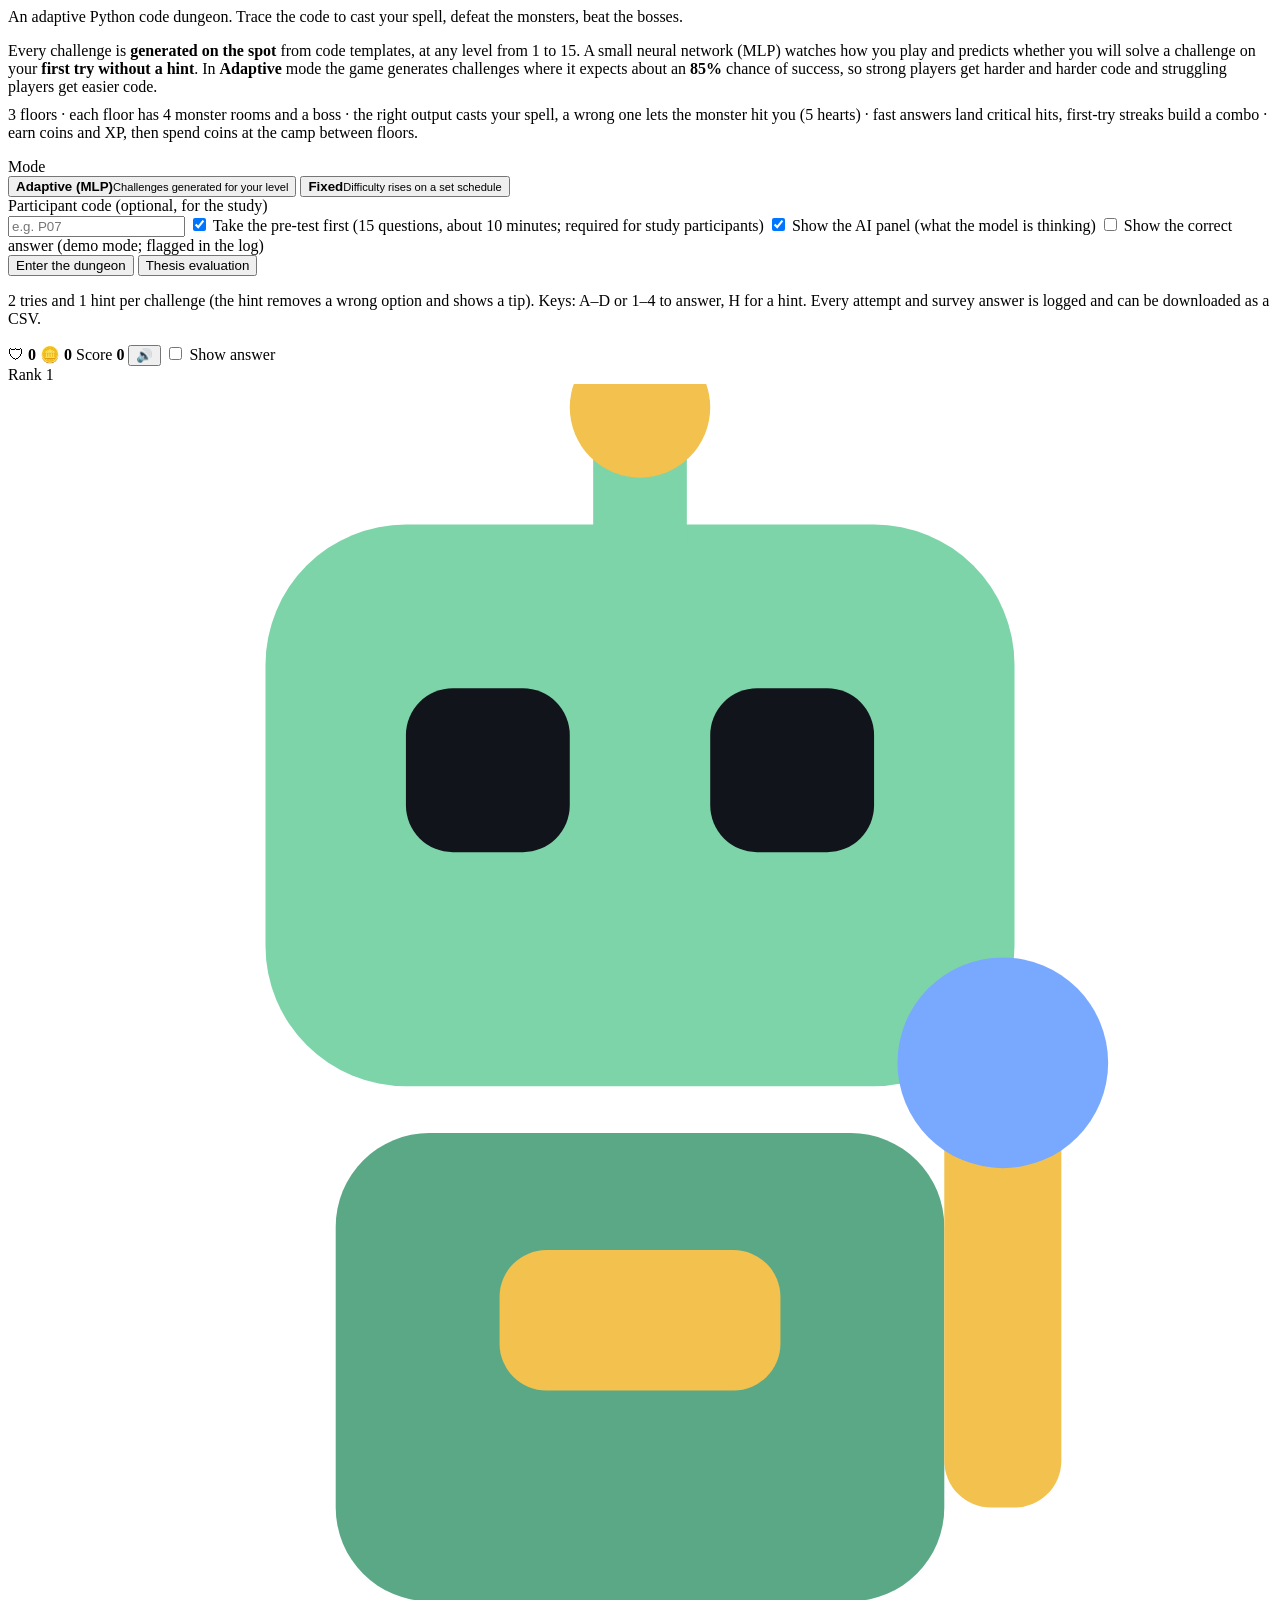
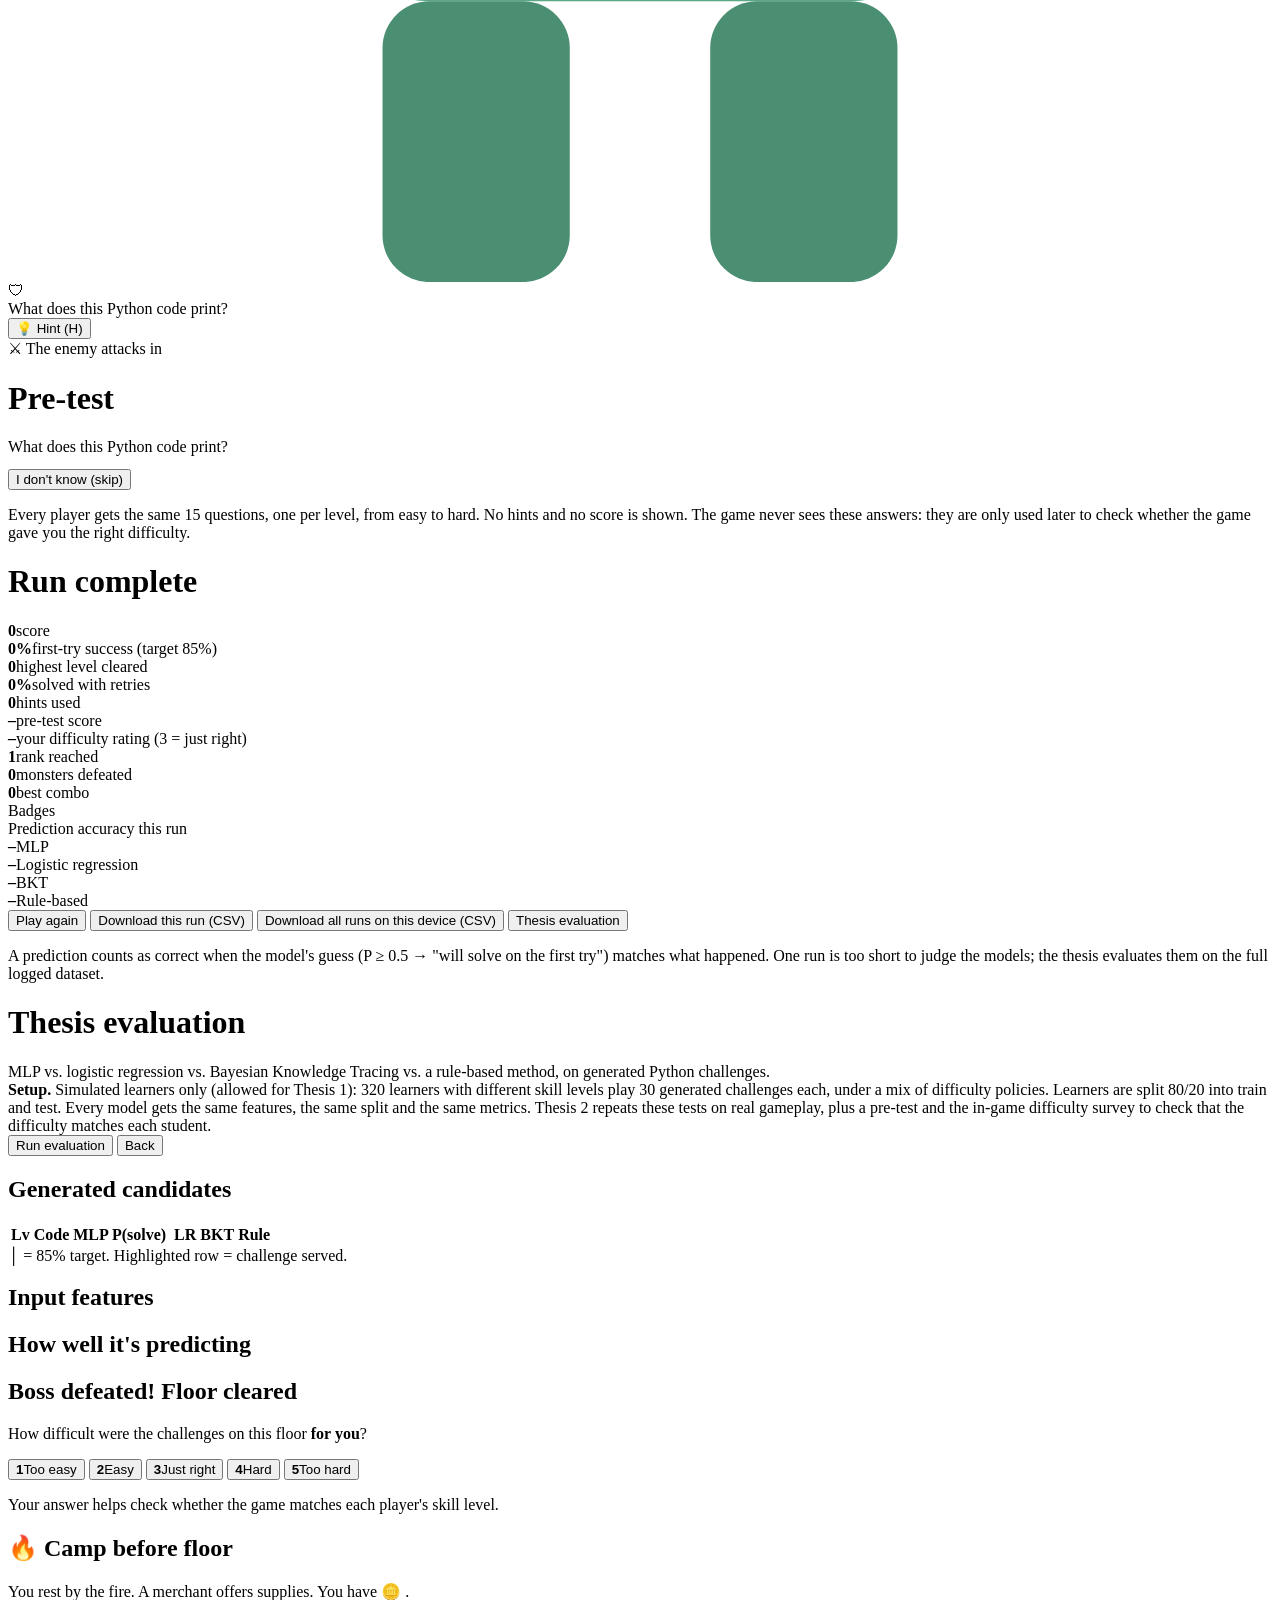
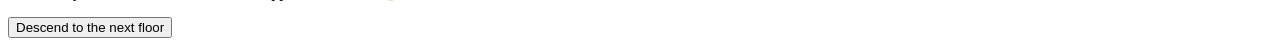
<file: src/body.html>
</style>

</head>
<body>
<div class="wrap" id="wrap">
  <div class="main">
    <!-- TITLE -->
    <div id="scrTitle" class="card">
      <h1 class="gameName"></h1>
      <div class="muted">An adaptive Python code dungeon. Trace the code to cast your spell, defeat the monsters, beat the bosses.</div>
      <p>Every challenge is <b>generated on the spot</b> from code templates, at any level from 1 to 15. A small neural network (MLP) watches how you play and predicts whether you will solve a challenge on your <b>first try without a hint</b>. In <b>Adaptive</b> mode the game generates challenges where it expects about an <b>85%</b> chance of success, so strong players get harder and harder code and struggling players get easier code.</p>
      <p class="muted" style="margin-top:-6px">3 floors · each floor has 4 monster rooms and a boss · the right output casts your spell, a wrong one lets the monster hit you (5 hearts) · fast answers land critical hits, first-try streaks build a combo · earn coins and XP, then spend coins at the camp between floors.</p>
      <div class="label">Mode</div>
      <div class="seg" id="segMode">
        <button class="sel" data-v="adaptive"><b>Adaptive (MLP)</b><small>Challenges generated for your level</small></button>
        <button data-v="fixed"><b>Fixed</b><small>Difficulty rises on a set schedule</small></button>
      </div>
      <div class="label">Participant code (optional, for the study)</div>
      <input class="txt" id="participant" placeholder="e.g. P07" maxlength="20">
      <label class="chk"><input type="checkbox" id="chkPretest" checked> Take the pre-test first (15 questions, about 10 minutes; required for study participants)</label>
      <label class="chk"><input type="checkbox" id="chkPanel" checked> Show the AI panel (what the model is thinking)</label>
      <label class="chk"><input type="checkbox" id="chkRevealTitle"> Show the correct answer (demo mode; flagged in the log)</label>
      <div class="row">
        <button class="btn" id="btnStart">Enter the dungeon</button>
        <button class="btn ghost" id="btnEval">Thesis evaluation</button>
      </div>
      <p class="note">2 tries and 1 hint per challenge (the hint removes a wrong option and shows a tip). Keys: A–D or 1–4 to answer, H for a hint. Every attempt and survey answer is logged and can be downloaded as a CSV.</p>
    </div>

    <!-- GAME -->
    <div id="scrGame" class="hidden">
      <div class="hud">
        <span class="pill" id="hudFloor"></span>
        <span class="pill" id="hudTopic"></span>
        <span class="pill hearts" id="hudHearts"></span>
        <span class="pill" id="hudShield" title="A shield blocks the next lost heart">🛡 <b id="hudShieldN">0</b></span>
        <span class="pill" title="Coins: spend them at the camp between floors">🪙 <b id="hudCoins">0</b></span>
        <span class="pill">Score <b id="hudScore">0</b></span>
        <button class="pill toggle" id="btnMute" title="Sound on/off">🔊</button>
        <label class="pill toggle"><input type="checkbox" id="chkReveal"> Show answer</label>
      </div>
      <div class="scene" id="scene">
        <div class="wallbricks"></div>
        <div class="torch" style="left:28%"></div><div class="torch" style="left:62%"></div>
        <div class="floor"></div>
        <div class="map" id="map"></div>
        <div class="rankbox"><span id="rankTxt">Rank 1</span><div class="xp"><i id="xpBar"></i></div></div>
        <div class="combo" id="combo"></div>
        <div class="lives" id="lives"></div>
        <svg class="hero" id="hero" viewBox="0 0 54 64" aria-hidden="true">
          <rect x="11" y="6" width="32" height="24" rx="6" fill="#7cd4a8"/>
          <rect x="17" y="13" width="7" height="7" rx="2" fill="#12141c"/>
          <rect x="30" y="13" width="7" height="7" rx="2" fill="#12141c"/>
          <rect x="25" y="0" width="4" height="7" fill="#7cd4a8"/><circle cx="27" cy="1" r="3" fill="#f2c14e"/>
          <rect x="14" y="32" width="26" height="20" rx="4" fill="#5aa886"/>
          <rect x="21" y="37" width="12" height="6" rx="2" fill="#f2c14e"/>
          <rect x="16" y="52" width="8" height="12" rx="2" fill="#4a8f72"/>
          <rect x="30" y="52" width="8" height="12" rx="2" fill="#4a8f72"/>
          <rect x="40" y="30" width="5" height="18" rx="2" fill="#f2c14e"/><circle cx="42.5" cy="29" r="4.5" fill="#79a8ff"/>
        </svg>
        <div class="shieldfx" id="shieldFx">🛡</div>
        <div class="enemy" id="enemy"><div class="ename" id="eName"></div><div class="ehp" id="eHp"></div><div class="ebody" id="eBody"></div></div>
        <div class="fx" id="fx"></div>
        <div class="toast" id="toast"></div>
      </div>
      <div class="card">
        <div class="qrow">
          <div class="q" id="qText">What does this Python code print?</div>
          <button class="btn ghost small" id="btnHint">💡 Hint (H)</button>
        </div>
        <div class="tlabel"><span id="tLabel">⚔ The enemy attacks in</span><b id="tSecs"></b></div>
        <div class="timer"><i id="timerBar"></i></div>
        <pre class="code" id="code"></pre>
        <div class="tip hidden" id="tip"></div>
        <div class="opts" id="opts"></div>
      </div>
    </div>

    <!-- PRE-TEST -->
    <div id="scrPre" class="card hidden">
      <h1>Pre-<span>test</span></h1>
      <div class="muted" id="preInfo"></div>
      <div class="timer"><i id="preBar"></i></div>
      <div class="q">What does this Python code print?</div>
      <pre class="code" id="preCode" style="margin-top:10px"></pre>
      <div class="popts" id="preOpts"></div>
      <div class="row"><button class="btn ghost small" id="btnPreSkip">I don't know (skip)</button></div>
      <p class="note">Every player gets the same 15 questions, one per level, from easy to hard. No hints and no score is shown. The game never sees these answers: they are only used later to check whether the game gave you the right difficulty.</p>
    </div>

    <!-- END -->
    <div id="scrEnd" class="card hidden">
      <h1 id="endTitle">Run <span>complete</span></h1>
      <div class="muted" id="endMode"></div>
      <div class="stats">
        <div class="stat"><b id="stScore">0</b>score</div>
        <div class="stat"><b id="stRate">0%</b>first-try success (target 85%)</div>
        <div class="stat"><b id="stLevel">0</b>highest level cleared</div>
      </div>
      <div class="stats">
        <div class="stat"><b id="stSolved">0%</b>solved with retries</div>
        <div class="stat"><b id="stHints">0</b>hints used</div>
        <div class="stat"><b id="stPre">–</b>pre-test score</div>
        <div class="stat"><b id="stSurvey">–</b>your difficulty rating (3 = just right)</div>
      </div>
      <div class="stats">
        <div class="stat"><b id="stRank">1</b>rank reached</div>
        <div class="stat"><b id="stKills">0</b>monsters defeated</div>
        <div class="stat"><b id="stCombo">0</b>best combo</div>
      </div>
      <div class="label">Badges</div>
      <div class="badges" id="badges"></div>
      <div class="label">Prediction accuracy this run</div>
      <div class="stats four">
        <div class="stat"><b id="stMlp">–</b>MLP</div>
        <div class="stat"><b id="stLr">–</b>Logistic regression</div>
        <div class="stat"><b id="stBkt">–</b>BKT</div>
        <div class="stat"><b id="stRule">–</b>Rule-based</div>
      </div>
      <div class="row">
        <button class="btn" id="btnAgain">Play again</button>
        <button class="btn ghost" id="btnCsv">Download this run (CSV)</button>
        <button class="btn ghost" id="btnCsvAll">Download all runs on this device (CSV)</button>
        <button class="btn ghost" id="btnEval2">Thesis evaluation</button>
      </div>
      <p class="note">A prediction counts as correct when the model's guess (P ≥ 0.5 → "will solve on the first try") matches what happened. One run is too short to judge the models; the thesis evaluates them on the full logged dataset.</p>
    </div>

    <!-- EVALUATION -->
    <div id="scrEval" class="card hidden">
      <h1>Thesis <span>evaluation</span></h1>
      <div class="muted">MLP vs. logistic regression vs. Bayesian Knowledge Tracing vs. a rule-based method, on generated Python challenges.</div>
      <div class="box">
        <b>Setup.</b> Simulated learners only (allowed for Thesis 1): 320 learners with different skill levels play 30 generated challenges each, under a mix of difficulty policies.
        Learners are split 80/20 into train and test. Every model gets the same features, the same split and the same metrics.
        Thesis 2 repeats these tests on real gameplay, plus a pre-test and the in-game difficulty survey to check that the difficulty matches each student.
      </div>
      <div class="row">
        <button class="btn" id="btnRunEval">Run evaluation</button>
        <button class="btn ghost" id="btnEvalBack">Back</button>
        <span class="muted" id="evalStatus"></span>
      </div>
      <div id="evalOut"></div>
    </div>
  </div>

  <!-- AI PANEL -->
  <div class="side" id="side">
    <div class="card">
      <h2>Generated candidates</h2>
      <table>
        <thead><tr><th>Lv</th><th>Code</th><th>MLP P(solve)</th><th></th><th title="Logistic regression">LR</th><th>BKT</th><th>Rule</th></tr></thead>
        <tbody id="predBody"></tbody>
      </table>
      <div class="note"><span style="color:var(--accent2)">│</span> = 85% target. Highlighted row = challenge served. <span id="whyNote"></span></div>
    </div>
    <div class="card">
      <h2>Input features</h2>
      <div class="feat" id="featBox"></div>
    </div>
    <div class="card">
      <h2>How well it's predicting</h2>
      <div id="metricBox"></div>
      <div class="note" id="pretrainNote"></div>
    </div>
  </div>
</div>

<!-- SURVEY -->
<div class="modal hidden" id="survey">
  <div class="card">
    <h2>Boss defeated! Floor <span id="surveyFloor"></span> cleared</h2>
    <p>How difficult were the challenges on this floor <b>for you</b>?</p>
    <div class="rates">
      <button class="rate" data-v="1"><b>1</b>Too easy</button>
      <button class="rate" data-v="2"><b>2</b>Easy</button>
      <button class="rate" data-v="3"><b>3</b>Just right</button>
      <button class="rate" data-v="4"><b>4</b>Hard</button>
      <button class="rate" data-v="5"><b>5</b>Too hard</button>
    </div>
    <p class="note">Your answer helps check whether the game matches each player's skill level.</p>
  </div>
</div>

<!-- CAMP / SHOP -->
<div class="modal hidden" id="shop">
  <div class="card">
    <h2>🔥 Camp before floor <span id="shopFloor"></span></h2>
    <p>You rest by the fire. A merchant offers supplies. You have <b>🪙 <span id="shopCoins"></span></b>.</p>
    <div class="shopgrid" id="shopGrid"></div>
    <div class="row"><button class="btn" id="btnShopGo">Descend to the next floor</button></div>
  </div>
</div>
<div class="banner hidden" id="banner"></div>

<script>
</file>
